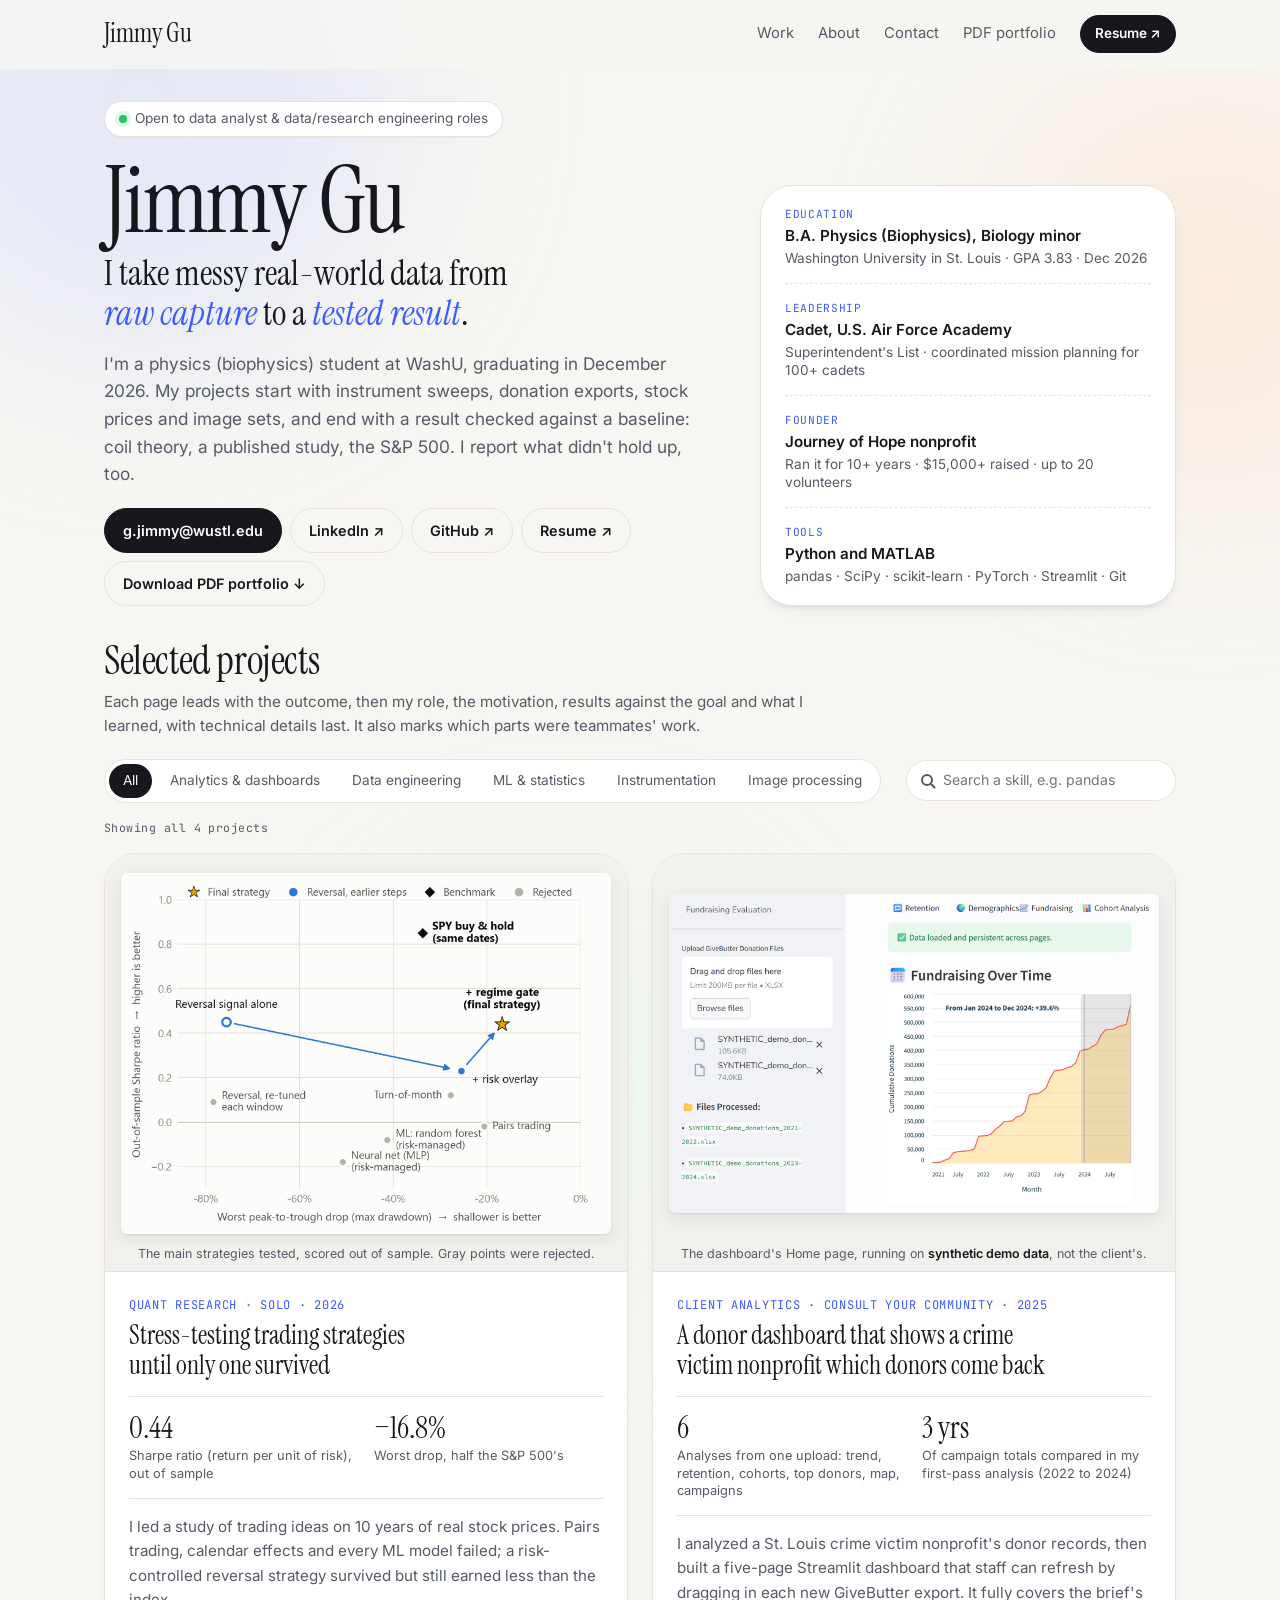
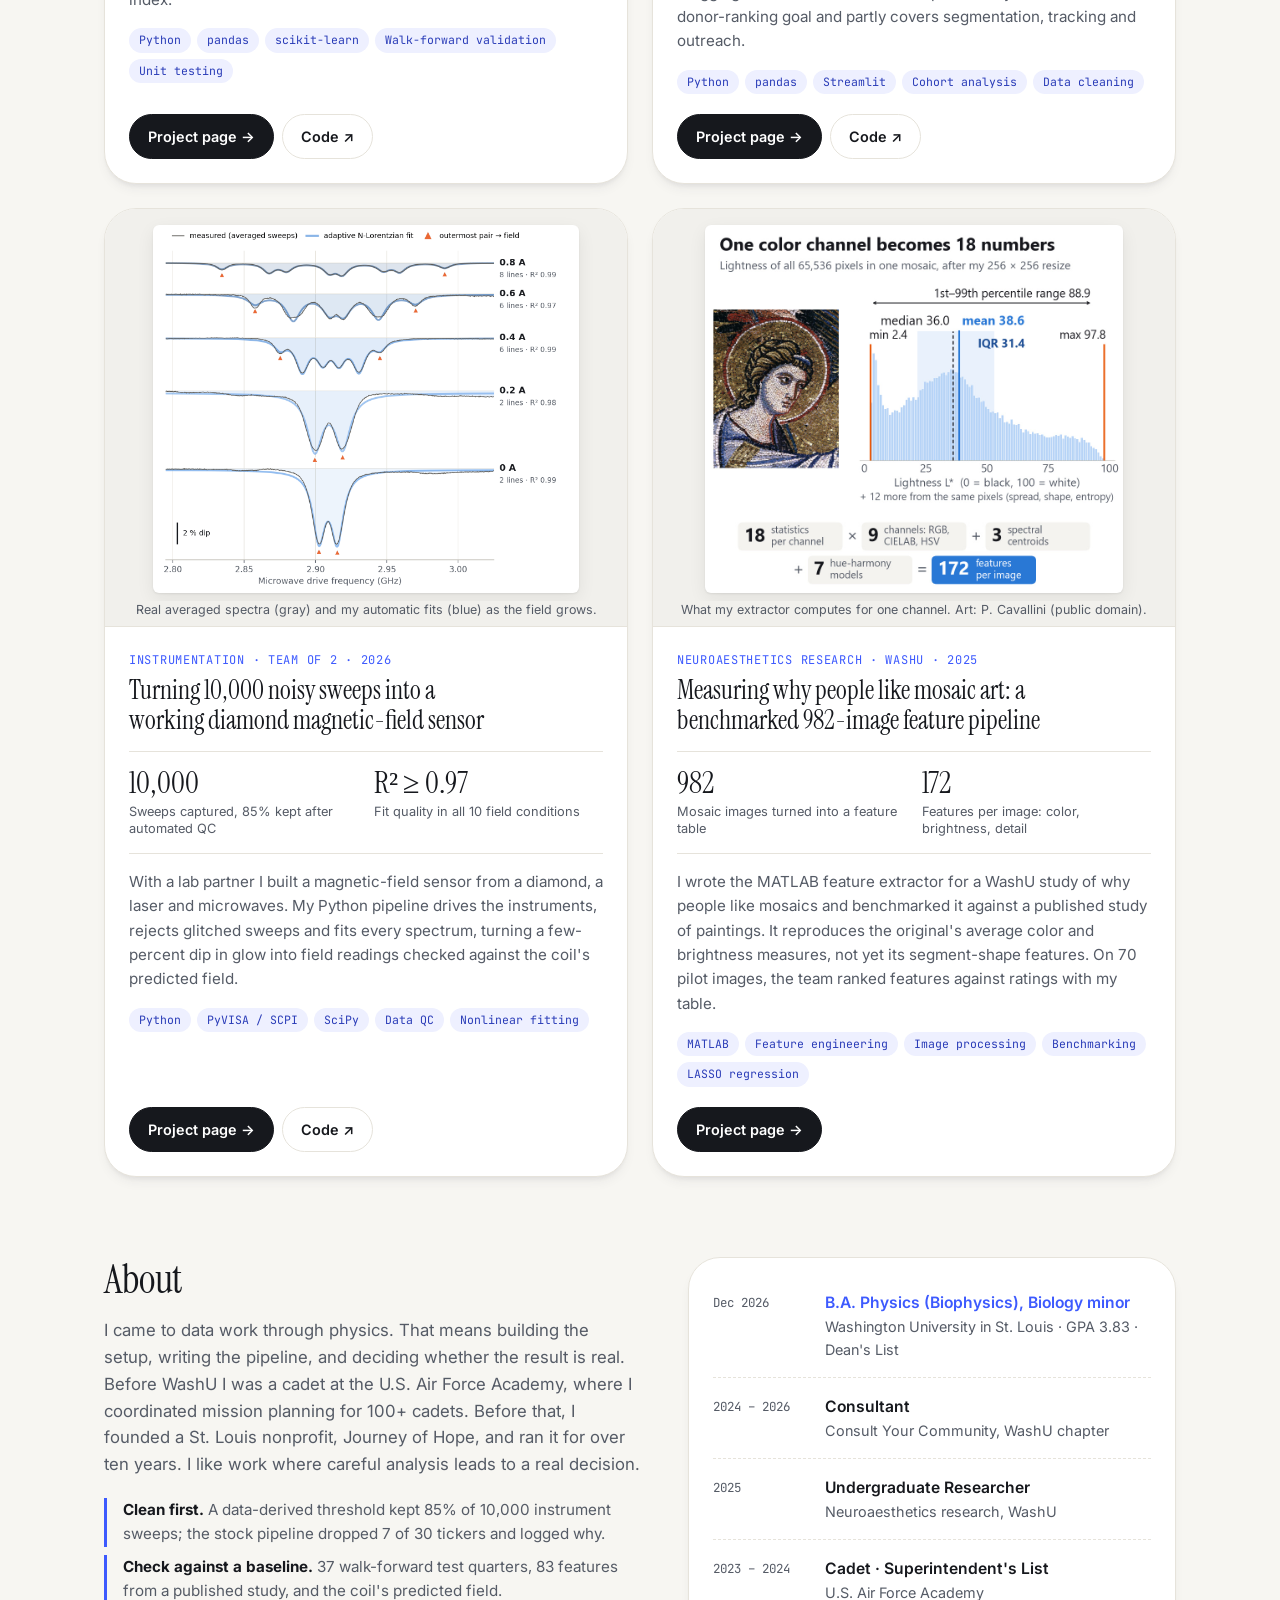
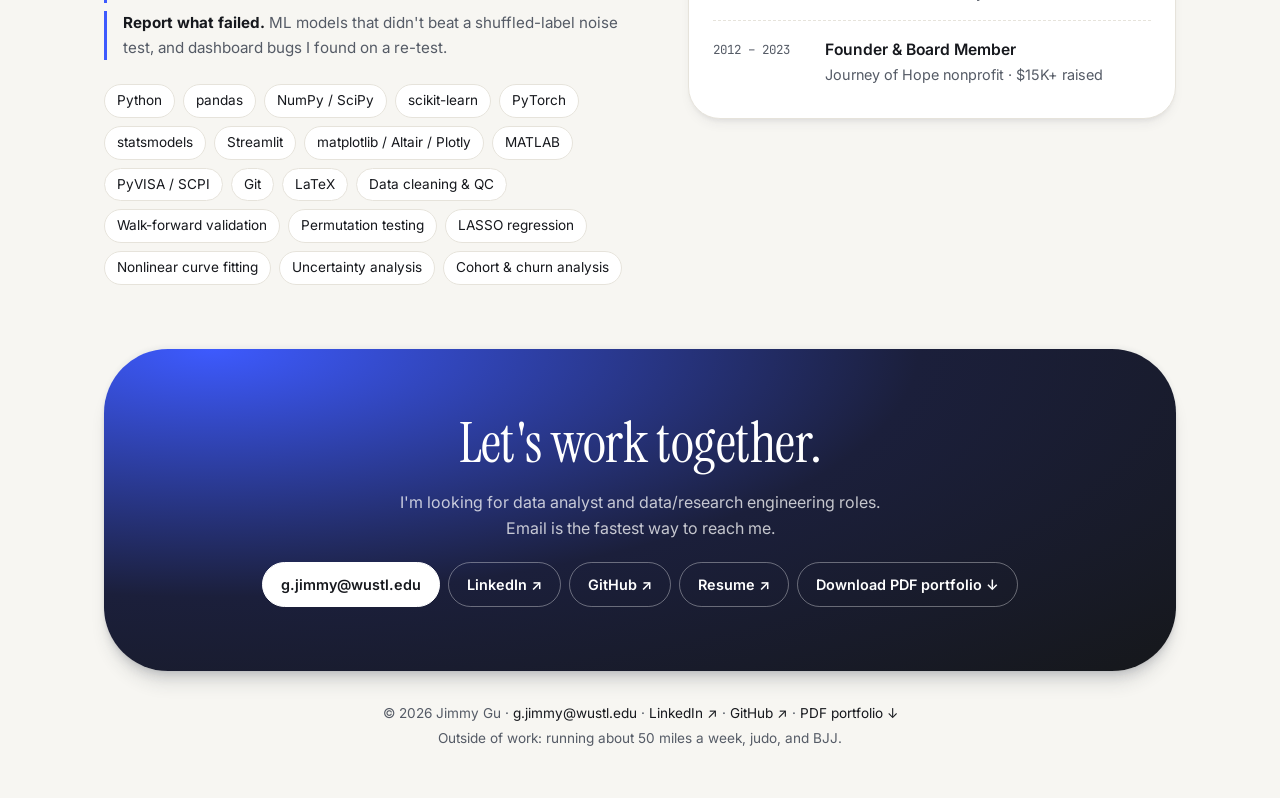
<file: index.html>
<!DOCTYPE html>
<html lang="en">
<head>
  <meta charset="UTF-8" />
  <meta name="viewport" content="width=device-width, initial-scale=1.0" />
  <title>Jimmy Gu | Data Analyst &amp; Data/Research Engineering Portfolio</title>
  <meta name="description" content="Portfolio of Jimmy Gu, WashU physics (biophysics) student graduating December 2026: data pipelines, statistical validation, and a nonprofit donor dashboard. Open to data analyst and data/research engineering roles." />
  <link rel="canonical" href="https://ygu60.github.io/" />
  <link rel="icon" href="favicon.ico" sizes="32x32" />
  <link rel="icon" href="favicon.svg" type="image/svg+xml" />
  <meta property="og:type" content="website" />
  <meta property="og:site_name" content="Jimmy Gu" />
  <meta property="og:title" content="Jimmy Gu | Data Analyst &amp; Data/Research Engineering Portfolio" />
  <meta property="og:description" content="WashU physics (biophysics) student, graduating December 2026. Four projects that take messy real-world data from raw capture to a tested result: data pipelines, statistical validation, and a nonprofit donor dashboard." />
  <meta property="og:url" content="https://ygu60.github.io/" />
  <meta property="og:image" content="https://ygu60.github.io/assets/img/og-cover.png" />
  <meta property="og:image:width" content="1200" />
  <meta property="og:image:height" content="630" />
  <meta property="og:image:alt" content="Jimmy Gu, data analyst and data/research engineering portfolio, with charts from four projects." />
  <meta name="twitter:card" content="summary_large_image" />
  <link rel="preconnect" href="https://fonts.googleapis.com" />
  <link rel="preconnect" href="https://fonts.gstatic.com" crossorigin />
  <link href="https://fonts.googleapis.com/css2?family=Inter:wght@400;500;600;700&family=Instrument+Serif:ital@0;1&family=JetBrains+Mono:wght@400;500&display=swap" rel="stylesheet" />
  <link rel="stylesheet" href="assets/css/open-props.min.css" />
  <link rel="stylesheet" href="styles.css" />
</head>
<body class="home">
  <div class="bg-blobs" aria-hidden="true"><span></span><span></span><span></span></div>

  <header class="nav">
    <div class="wrap nav-inner">
      <a href="#top" class="logo">Jimmy Gu</a>
      <nav>
        <a href="#work">Work</a>
        <a href="#about">About</a>
        <a href="#contact">Contact</a>
        <a href="assets/Jimmy_Gu_Portfolio.pdf" download>PDF portfolio</a>
        <a href="assets/Jimmy_Gu_Resume.pdf" class="btn btn-sm" target="_blank" rel="noopener">Resume ↗</a>
      </nav>
    </div>
  </header>

  <main id="top">
    <!-- COVER: name, target roles, contact, short narrative. Kept compact so the projects sit near the top. -->
    <section class="cover wrap">
      <div class="cover-main">
        <p class="pill"><span class="dot"></span> Open to data analyst &amp; data/research engineering roles</p>
        <h1 class="name">Jimmy Gu</h1>
        <p class="tagline">I take messy real-world data from <em>raw capture</em> to a <em>tested result</em>.</p>
        <p class="lead">
          I'm a physics (biophysics) student at WashU, graduating in December 2026. My projects start with instrument sweeps,
          donation exports, stock prices and image sets, and end with a result checked against a baseline: coil theory, a published study,
          the S&amp;P&nbsp;500. I report what didn't hold up, too.
        </p>
        <div class="actions cover-actions">
          <a href="mailto:g.jimmy@wustl.edu" class="btn">g.jimmy@wustl.edu</a>
          <a href="https://www.linkedin.com/in/jimmy-yufan-gu" class="btn btn-ghost" target="_blank" rel="noopener">LinkedIn ↗</a>
          <a href="https://github.com/ygu60" class="btn btn-ghost" target="_blank" rel="noopener">GitHub ↗</a>
          <a href="assets/Jimmy_Gu_Resume.pdf" class="btn btn-ghost" target="_blank" rel="noopener">Resume ↗</a>
          <a href="assets/Jimmy_Gu_Portfolio.pdf" class="btn btn-ghost" download>Download PDF portfolio ↓</a>
        </div>
        <p class="print-only print-contact">g.jimmy@wustl.edu · linkedin.com/in/jimmy-yufan-gu · github.com/ygu60 · ygu60.github.io</p>
      </div>

      <dl class="glance" aria-label="At a glance">
        <div><dt>Education</dt><dd>B.A. Physics (Biophysics), Biology minor<span>Washington University in St. Louis · GPA 3.83 · Dec 2026</span></dd></div>
        <div><dt>Leadership</dt><dd>Cadet, U.S. Air Force Academy<span>Superintendent's List · coordinated mission planning for 100+ cadets</span></dd></div>
        <div><dt>Founder</dt><dd>Journey of Hope nonprofit<span>Ran it for 10+ years · $15,000+ raised · up to 20 volunteers</span></dd></div>
        <div><dt>Tools</dt><dd>Python and MATLAB<span>pandas · SciPy · scikit-learn · PyTorch · Streamlit · Git</span></dd></div>
      </dl>
    </section>

    <!-- PROJECTS: each card links to its full project page (projects/<slug>.html) -->
    <section id="work" class="wrap">
      <div class="work-head">
        <div>
          <h2>Selected projects</h2>
          <p class="work-sub">Each page leads with the outcome, then my role, the motivation, results against the goal and what I learned, with technical details last. It also marks which parts were teammates' work.</p>
        </div>
      </div>

      <div class="work-tools">
        <div class="filters" role="group" aria-label="Filter projects by topic">
          <button type="button" class="chip active" data-filter="all" aria-pressed="true">All</button>
          <button type="button" class="chip" data-filter="analytics" aria-pressed="false">Analytics &amp; dashboards</button>
          <button type="button" class="chip" data-filter="engineering" aria-pressed="false">Data engineering</button>
          <button type="button" class="chip" data-filter="stats" aria-pressed="false">ML &amp; statistics</button>
          <button type="button" class="chip" data-filter="instrumentation" aria-pressed="false">Instrumentation</button>
          <button type="button" class="chip" data-filter="imaging" aria-pressed="false">Image processing</button>
        </div>
        <label class="search">
          <span class="visually-hidden">Search projects by skill</span>
          <input type="search" id="skill-q" list="skill-list" placeholder="Search a skill, e.g. pandas" autocomplete="off" />
        </label>
        <datalist id="skill-list">
          <option value="Python"></option><option value="pandas"></option><option value="NumPy"></option><option value="SciPy"></option>
          <option value="scikit-learn"></option><option value="PyTorch"></option><option value="statsmodels"></option><option value="matplotlib"></option>
          <option value="Streamlit"></option><option value="Altair"></option><option value="Plotly"></option><option value="MATLAB"></option>
          <option value="PyVISA"></option><option value="Git"></option><option value="LaTeX"></option><option value="Data cleaning"></option>
          <option value="Unit testing"></option><option value="Walk-forward validation"></option><option value="Permutation testing"></option>
          <option value="Time series"></option><option value="Cohort analysis"></option><option value="Churn analysis"></option>
          <option value="Geocoding"></option><option value="Dashboard design"></option><option value="Signal processing"></option>
          <option value="Nonlinear fitting"></option><option value="Uncertainty analysis"></option><option value="Feature engineering"></option>
          <option value="Image processing"></option><option value="LASSO regression"></option><option value="Correlation analysis"></option>
          <option value="Segmentation"></option><option value="FFT"></option>
        </datalist>
      </div>
      <p class="work-status" id="work-status" aria-live="polite">Showing all 4 projects</p>

      <div class="grid">
        <!-- 1. Quant -->
        <article class="card" data-cats="analytics engineering stats"
          data-skills="Python, pandas, NumPy, scikit-learn, PyTorch, statsmodels, SciPy, matplotlib, Git, Walk-forward validation, Permutation testing, Unit testing, Data cleaning, Time series, Backtesting, Machine learning, Finance, AI-assisted development">
          <figure class="card-media">
            <div class="card-img">
              <img src="assets/img/quant-alpha/risk-return-map.png" width="1600" height="1178"
                alt="Scatter chart of the main strategies tested, out-of-sample Sharpe ratio against worst drawdown. An arrow path runs from the raw reversal signal to a risk-managed version to the final strategy (Sharpe 0.44, worst drop 16.8%), marked with a star. SPY buy-and-hold sits higher at 0.85 with a 33.7% drop; rejected strategies sit near or below zero." />
            </div>
            <figcaption>The main strategies tested, scored out of sample. Gray points were rejected.</figcaption>
          </figure>
          <div class="card-body">
            <p class="kicker">Quant research · Solo · 2026</p>
            <h3><a class="card-link" href="projects/quant-alpha.html">Stress-testing trading strategies until only one survived</a></h3>
            <dl class="card-stats">
              <div><dt>0.44</dt><dd>Sharpe ratio (return per unit of risk), out of sample</dd></div>
              <div><dt>−16.8%</dt><dd>Worst drop, half the S&amp;P&nbsp;500's</dd></div>
            </dl>
            <p class="card-outcome">I led a study of trading ideas on 10 years of real stock prices. Pairs trading, calendar effects and every ML model failed; a risk-controlled reversal strategy survived but still earned less than the index.</p>
            <ul class="tags"><li>Python</li><li>pandas</li><li>scikit-learn</li><li>Walk-forward validation</li><li>Unit testing</li></ul>
            <div class="actions">
              <span class="btn" aria-hidden="true">Project page →</span>
              <a class="btn btn-ghost" href="https://github.com/ygu60/quant-alpha-research" target="_blank" rel="noopener">Code ↗</a>
            </div>
            <p class="print-only card-url">ygu60.github.io/projects/quant-alpha.html</p>
          </div>
        </article>

        <!-- 2. Donor dashboard -->
        <article class="card" data-cats="analytics engineering"
          data-skills="Python, pandas, matplotlib, seaborn, Streamlit, Altair, Plotly, pgeocode, openpyxl, Data cleaning, Cohort analysis, Churn analysis, Retention analysis, Pareto analysis, Geocoding, Dashboard design, Data visualization, Client work, Nonprofit">
          <figure class="card-media">
            <div class="card-img">
              <img src="assets/img/donor-dashboard/home-upload.png" width="1600" height="1040"
                alt="Home page of the donor dashboard running on synthetic demo data: a GiveButter file uploader holding two files named SYNTHETIC_demo_donations, links to the analysis pages, and a cumulative fundraising-over-time chart with a selected 2024 range labeled +39.6%." />
            </div>
            <figcaption>The dashboard's Home page, running on <b>synthetic demo data</b>, not the client's.</figcaption>
          </figure>
          <div class="card-body">
            <p class="kicker">Client analytics · Consult Your Community · 2025</p>
            <h3><a class="card-link" href="projects/donor-dashboard.html">A donor dashboard that shows a crime victim nonprofit which donors come back</a></h3>
            <dl class="card-stats">
              <div><dt>6</dt><dd>Analyses from one upload: trend, retention, cohorts, top donors, map, campaigns</dd></div>
              <div><dt>3 yrs</dt><dd>Of campaign totals compared in my first-pass analysis (2022 to 2024)</dd></div>
            </dl>
            <p class="card-outcome">I analyzed a St. Louis crime victim nonprofit's donor records, then built a five-page Streamlit dashboard that staff can refresh by dragging in each new GiveButter export. It fully covers the brief's donor-ranking goal and partly covers segmentation, tracking and outreach.</p>
            <ul class="tags"><li>Python</li><li>pandas</li><li>Streamlit</li><li>Cohort analysis</li><li>Data cleaning</li></ul>
            <div class="actions">
              <span class="btn" aria-hidden="true">Project page →</span>
              <a class="btn btn-ghost" href="https://github.com/ygu60/CYC2025SP" target="_blank" rel="noopener">Code ↗</a>
            </div>
            <p class="print-only card-url">ygu60.github.io/projects/donor-dashboard.html</p>
          </div>
        </article>

        <!-- 3. ODMR -->
        <article class="card" data-cats="engineering stats instrumentation"
          data-skills="Python, PyVISA, SCPI, Instrument automation, NumPy, SciPy, matplotlib, Signal processing, Data QC, Data cleaning, Nonlinear fitting, Curve fitting, Uncertainty analysis, Git, LaTeX, Physics, AI-assisted development">
          <figure class="card-media">
            <div class="card-img">
              <img src="assets/img/odmr-pipeline/hero-fits.png" width="1440" height="1240"
                alt="Stacked resonance spectra at 0, 0.2, 0.4, 0.6 and 0.8 amps of coil current: a double dip at zero field splits into 6 and then 8 shallower lines, and the fitted curve tracks the measured data in every row, with R squared from 0.97 to 0.99." />
            </div>
            <figcaption>Real averaged spectra (gray) and my automatic fits (blue) as the field grows.</figcaption>
          </figure>
          <div class="card-body">
            <p class="kicker">Instrumentation · Team of 2 · 2026</p>
            <h3><a class="card-link" href="projects/odmr-pipeline.html">Turning 10,000 noisy sweeps into a working diamond magnetic-field sensor</a></h3>
            <dl class="card-stats">
              <div><dt>10,000</dt><dd>Sweeps captured, 85% kept after automated QC</dd></div>
              <div><dt>R² ≥ 0.97</dt><dd>Fit quality in all 10 field conditions</dd></div>
            </dl>
            <p class="card-outcome">With a lab partner I built a magnetic-field sensor from a diamond, a laser and microwaves. My Python pipeline drives the instruments, rejects glitched sweeps and fits every spectrum, turning a few-percent dip in glow into field readings checked against the coil's predicted field.</p>
            <ul class="tags"><li>Python</li><li>PyVISA / SCPI</li><li>SciPy</li><li>Data QC</li><li>Nonlinear fitting</li></ul>
            <div class="actions">
              <span class="btn" aria-hidden="true">Project page →</span>
              <a class="btn btn-ghost" href="https://github.com/ygu60/ODMR-Phys322-Sweep-Control" target="_blank" rel="noopener">Code ↗</a>
            </div>
            <p class="print-only card-url">ygu60.github.io/projects/odmr-pipeline.html</p>
          </div>
        </article>

        <!-- 4. Mosaic aesthetics -->
        <article class="card" data-cats="stats imaging"
          data-skills="MATLAB, C++ MEX, Image processing, Computer vision, Feature engineering, Data validation, Benchmarking, Correlation analysis, LASSO regression, Regression, Segmentation, Graph cuts, SAM2, FFT, Spectral analysis, Reproducibility, Research">
          <figure class="card-media">
            <div class="card-img">
              <img src="assets/img/mosaic-aesthetics/feature-anatomy.jpg" width="1000" height="880"
                alt="A medieval mosaic of an angel's head by Pietro Cavallini beside a histogram of its pixel lightness, with six statistics marked (min, median, mean, IQR, max, percentile range) and a summary: 18 statistics times 9 channels, plus 3 spectral centroids, plus 7 hue-harmony models, equals 172 features per image." />
            </div>
            <figcaption>What my extractor computes for one channel. Art: P. Cavallini (public domain).</figcaption>
          </figure>
          <div class="card-body">
            <p class="kicker">Neuroaesthetics research · WashU · 2025</p>
            <h3><a class="card-link" href="projects/mosaic-aesthetics.html">Measuring why people like mosaic art: a benchmarked 982-image feature pipeline</a></h3>
            <dl class="card-stats">
              <div><dt>982</dt><dd>Mosaic images turned into a feature table</dd></div>
              <div><dt>172</dt><dd>Features per image: color, brightness, detail</dd></div>
            </dl>
            <p class="card-outcome">I wrote the MATLAB feature extractor for a WashU study of why people like mosaics and benchmarked it against a published study of paintings. It reproduces the original's average color and brightness measures, not yet its segment-shape features. On 70 pilot images, the team ranked features against ratings with my table.</p>
            <ul class="tags"><li>MATLAB</li><li>Feature engineering</li><li>Image processing</li><li>Benchmarking</li><li>LASSO regression</li></ul>
            <div class="actions">
              <span class="btn" aria-hidden="true">Project page →</span>
            </div>
            <p class="print-only card-url">ygu60.github.io/projects/mosaic-aesthetics.html</p>
          </div>
        </article>
      </div>

      <div class="work-empty" id="work-empty" hidden>
        <p>No project matches that yet. Try Python, pandas, SciPy or MATLAB.</p>
        <button type="button" class="btn btn-ghost btn-sm" id="work-reset">Show all projects</button>
      </div>
    </section>

    <!-- ABOUT -->
    <section id="about" class="wrap about">
      <div class="about-text">
        <h2>About</h2>
        <p>
          I came to data work through physics. That means building the setup, writing the pipeline, and deciding whether the result is real.
          Before WashU I was a cadet at the U.S. Air Force Academy, where I coordinated mission planning for 100+ cadets.
          Before that, I founded a St. Louis nonprofit, Journey of Hope, and ran it for over ten years.
          I like work where careful analysis leads to a real decision.
        </p>
        <ul class="habits">
          <li><strong>Clean first.</strong> A data-derived threshold kept 85% of 10,000 instrument sweeps; the stock pipeline dropped 7 of 30 tickers and logged why.</li>
          <li><strong>Check against a baseline.</strong> 37 walk-forward test quarters, 83 features from a published study, and the coil's predicted field.</li>
          <li><strong>Report what failed.</strong> ML models that didn't beat a shuffled-label noise test, and dashboard bugs I found on a re-test.</li>
        </ul>
        <div class="skills">
          <span>Python</span><span>pandas</span><span>NumPy / SciPy</span><span>scikit-learn</span><span>PyTorch</span><span>statsmodels</span>
          <span>Streamlit</span><span>matplotlib / Altair / Plotly</span><span>MATLAB</span><span>PyVISA / SCPI</span><span>Git</span><span>LaTeX</span>
          <span>Data cleaning &amp; QC</span><span>Walk-forward validation</span><span>Permutation testing</span><span>LASSO regression</span>
          <span>Nonlinear curve fitting</span><span>Uncertainty analysis</span><span>Cohort &amp; churn analysis</span>
        </div>
      </div>

      <ol class="timeline">
        <li class="edu"><span class="t-date">Dec 2026</span><div><h4>B.A. Physics (Biophysics), Biology minor</h4><p>Washington University in St. Louis · GPA 3.83 · Dean's List</p></div></li>
        <li><span class="t-date">2024 – 2026</span><div><h4>Consultant</h4><p>Consult Your Community, WashU chapter</p></div></li>
        <li><span class="t-date">2025</span><div><h4>Undergraduate Researcher</h4><p>Neuroaesthetics research, WashU</p></div></li>
        <li><span class="t-date">2023 – 2024</span><div><h4>Cadet · Superintendent's List</h4><p>U.S. Air Force Academy</p></div></li>
        <li><span class="t-date">2012 – 2023</span><div><h4>Founder &amp; Board Member</h4><p>Journey of Hope nonprofit · $15K+ raised</p></div></li>
      </ol>
    </section>

    <!-- CONTACT -->
    <section id="contact" class="wrap">
      <div class="contact-card">
        <h2>Let's work together.</h2>
        <p>I'm looking for data analyst and data/research engineering roles. Email is the fastest way to reach me.</p>
        <div class="actions center">
          <a href="mailto:g.jimmy@wustl.edu" class="btn btn-light">g.jimmy@wustl.edu</a>
          <a href="https://www.linkedin.com/in/jimmy-yufan-gu" class="btn btn-outline-light" target="_blank" rel="noopener">LinkedIn ↗</a>
          <a href="https://github.com/ygu60" class="btn btn-outline-light" target="_blank" rel="noopener">GitHub ↗</a>
          <a href="assets/Jimmy_Gu_Resume.pdf" class="btn btn-outline-light" target="_blank" rel="noopener">Resume ↗</a>
          <a href="assets/Jimmy_Gu_Portfolio.pdf" class="btn btn-outline-light" download>Download PDF portfolio ↓</a>
        </div>
      </div>
    </section>
  </main>

  <footer class="wrap footer">
    <p>© 2026 Jimmy Gu · <a href="mailto:g.jimmy@wustl.edu">g.jimmy@wustl.edu</a> · <a href="https://www.linkedin.com/in/jimmy-yufan-gu" target="_blank" rel="noopener">LinkedIn ↗</a> · <a href="https://github.com/ygu60" target="_blank" rel="noopener">GitHub ↗</a> · <a href="assets/Jimmy_Gu_Portfolio.pdf" download>PDF portfolio ↓</a></p>
    <p>Outside of work: running about 50 miles a week, judo, and BJJ.</p>
  </footer>

  <script>
    // Project filters: a topic chip AND an optional skill search. A card shows when it matches both.
    // The state is kept in the URL (?topic=...&skill=...), so a filtered view can be shared as a link;
    // project-page skill tags link here the same way.
    (() => {
      const chips = [...document.querySelectorAll('#work .chip')];
      const cards = [...document.querySelectorAll('#work .card')];
      const q = document.getElementById('skill-q');
      const status = document.getElementById('work-status');
      const empty = document.getElementById('work-empty');
      const topics = chips.map(c => c.dataset.filter);
      let topic = 'all';

      // Search only a card's skill list and its visible text, not the hidden print-only URL line
      // (every card has "ygu60.github.io/...", which would make terms like "git" match everything).
      const haystack = new Map(cards.map(card => [card, (card.dataset.skills + ' ' +
        [...card.querySelectorAll('.kicker, h3, .card-outcome, .tags')].map(e => e.textContent).join(' ')).toLowerCase()]));

      const syncUrl = () => {
        const p = new URLSearchParams();
        if (topic !== 'all') p.set('topic', topic);
        if (q.value.trim()) p.set('skill', q.value.trim());
        const qs = p.toString();
        try { history.replaceState(null, '', location.pathname + (qs ? '?' + qs : '') + location.hash); } catch (e) { /* file:// */ }
      };

      const apply = () => {
        const term = q.value.trim().toLowerCase();
        let shown = 0;
        cards.forEach(card => {
          const inTopic = topic === 'all' || card.dataset.cats.split(' ').includes(topic);
          const show = inTopic && (term === '' || haystack.get(card).includes(term));
          card.hidden = !show;
          if (show) shown++;
        });
        status.textContent = shown === cards.length ? `Showing all ${shown} projects`
          : `Showing ${shown} of ${cards.length} projects`;
        empty.hidden = shown > 0;
        syncUrl();
      };

      const setTopic = t => {
        topic = t;
        chips.forEach(c => {
          const on = c.dataset.filter === t;
          c.classList.toggle('active', on);
          c.setAttribute('aria-pressed', String(on));
        });
        apply();
      };

      chips.forEach(chip => chip.addEventListener('click', () => setTopic(chip.dataset.filter)));
      q.addEventListener('input', apply);
      document.getElementById('work-reset').addEventListener('click', () => { q.value = ''; setTopic('all'); });

      const params = new URLSearchParams(location.search);
      const t0 = params.get('topic');
      const s0 = params.get('skill') || params.get('q');
      if (s0) q.value = s0;
      setTopic(t0 && topics.includes(t0) ? t0 : 'all');
    })();
  </script>
</body>
</html>
</file>
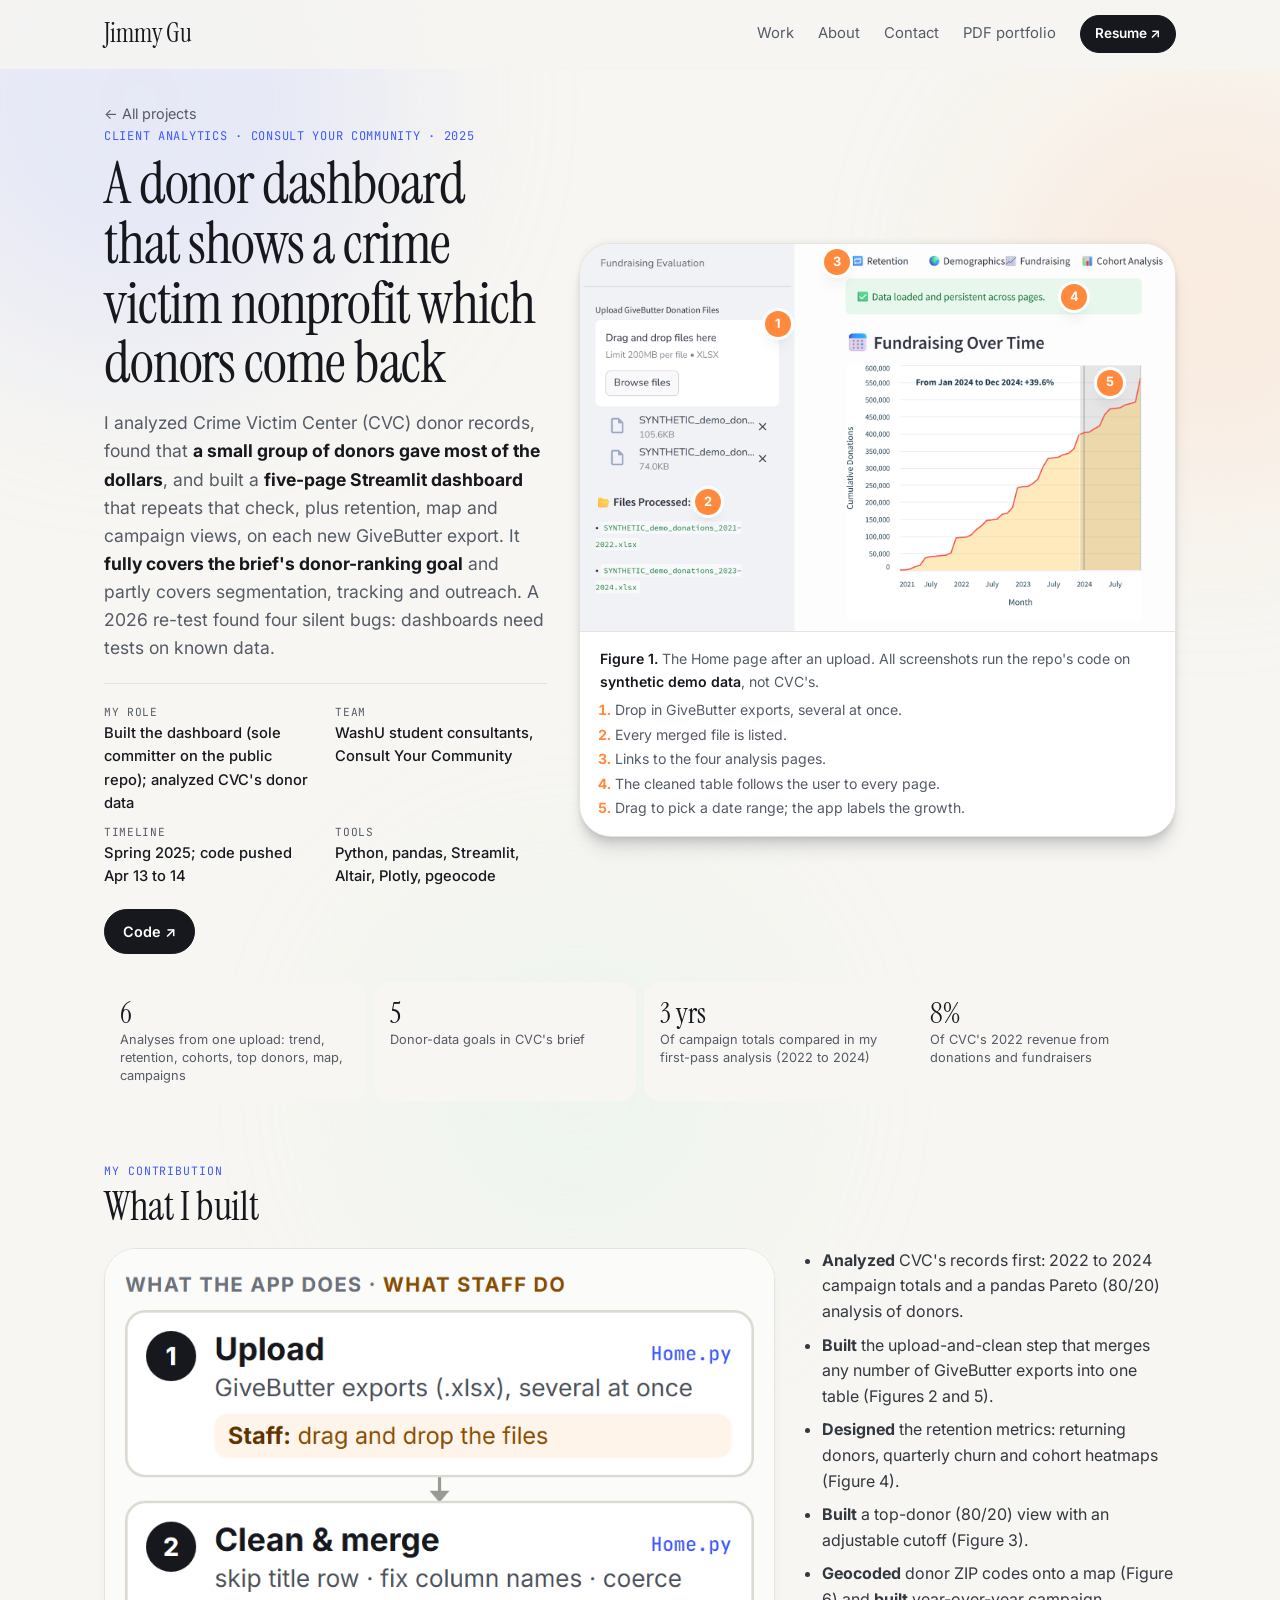
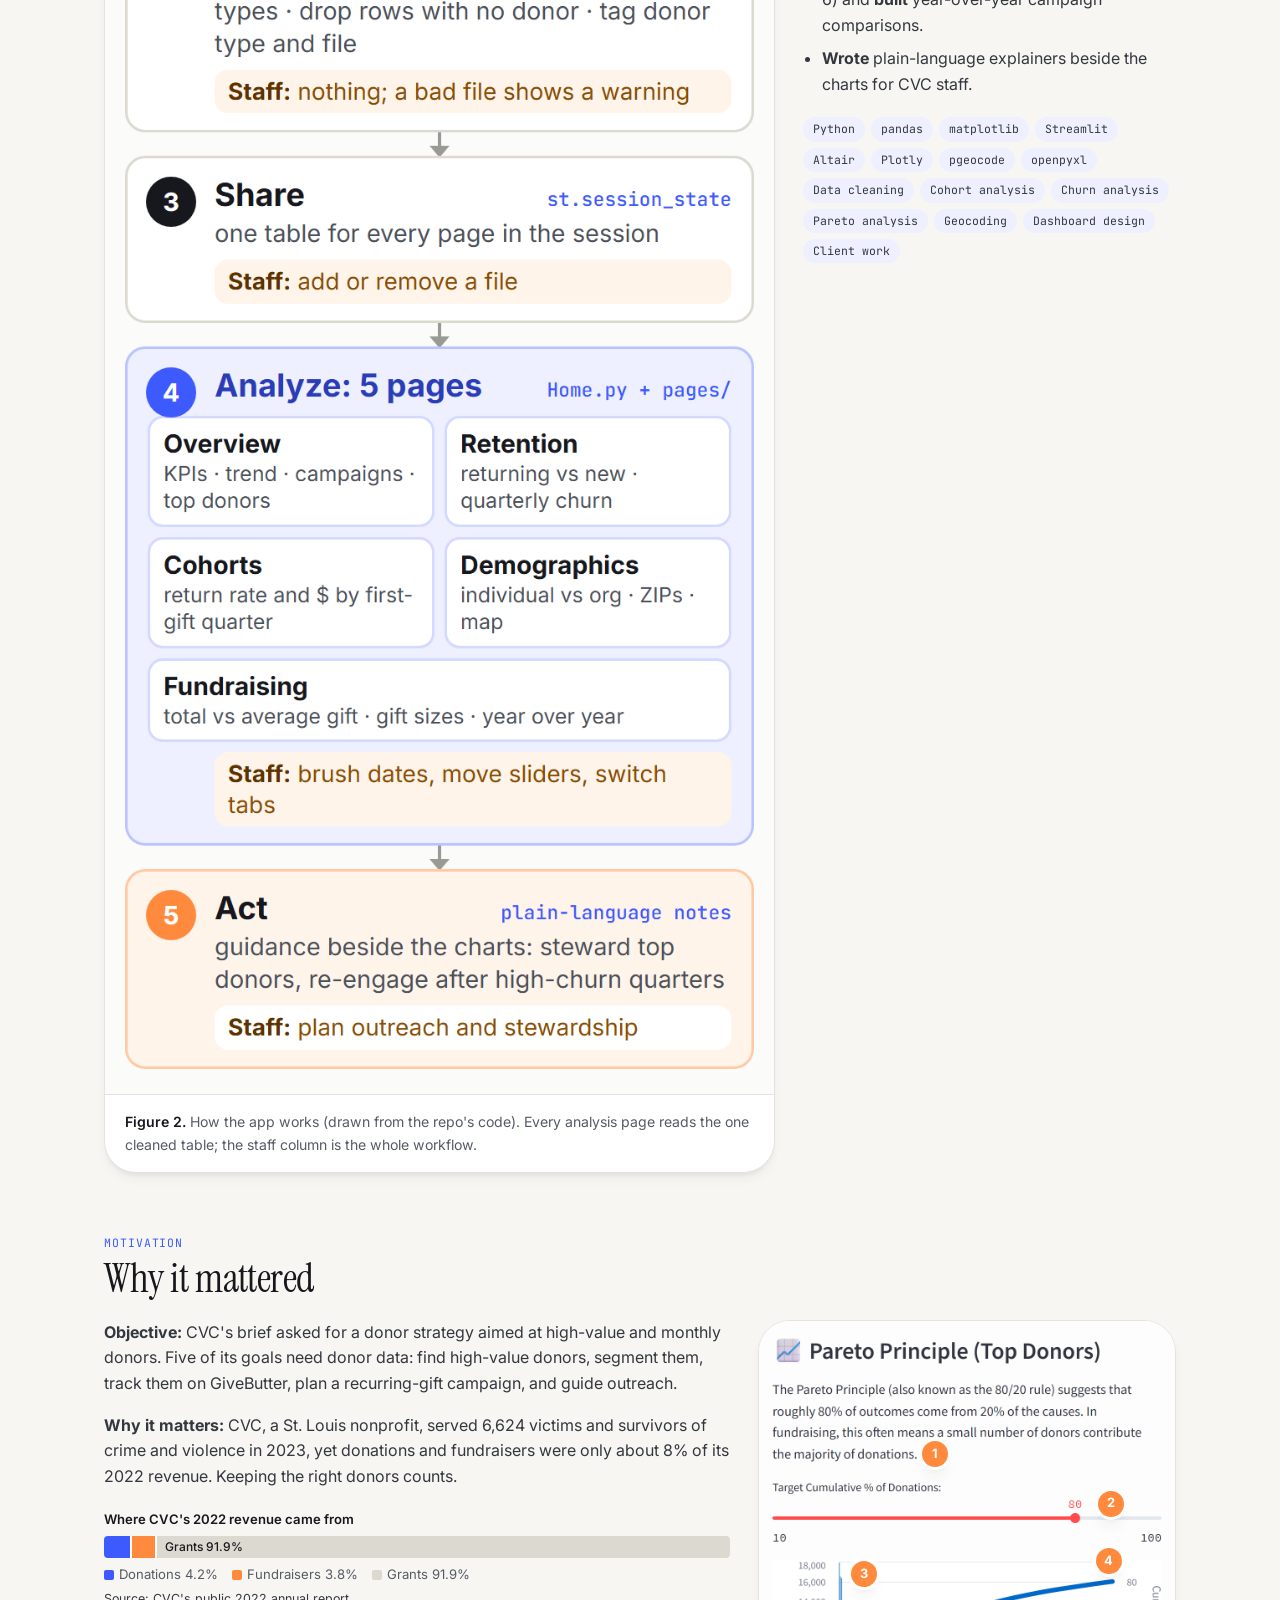
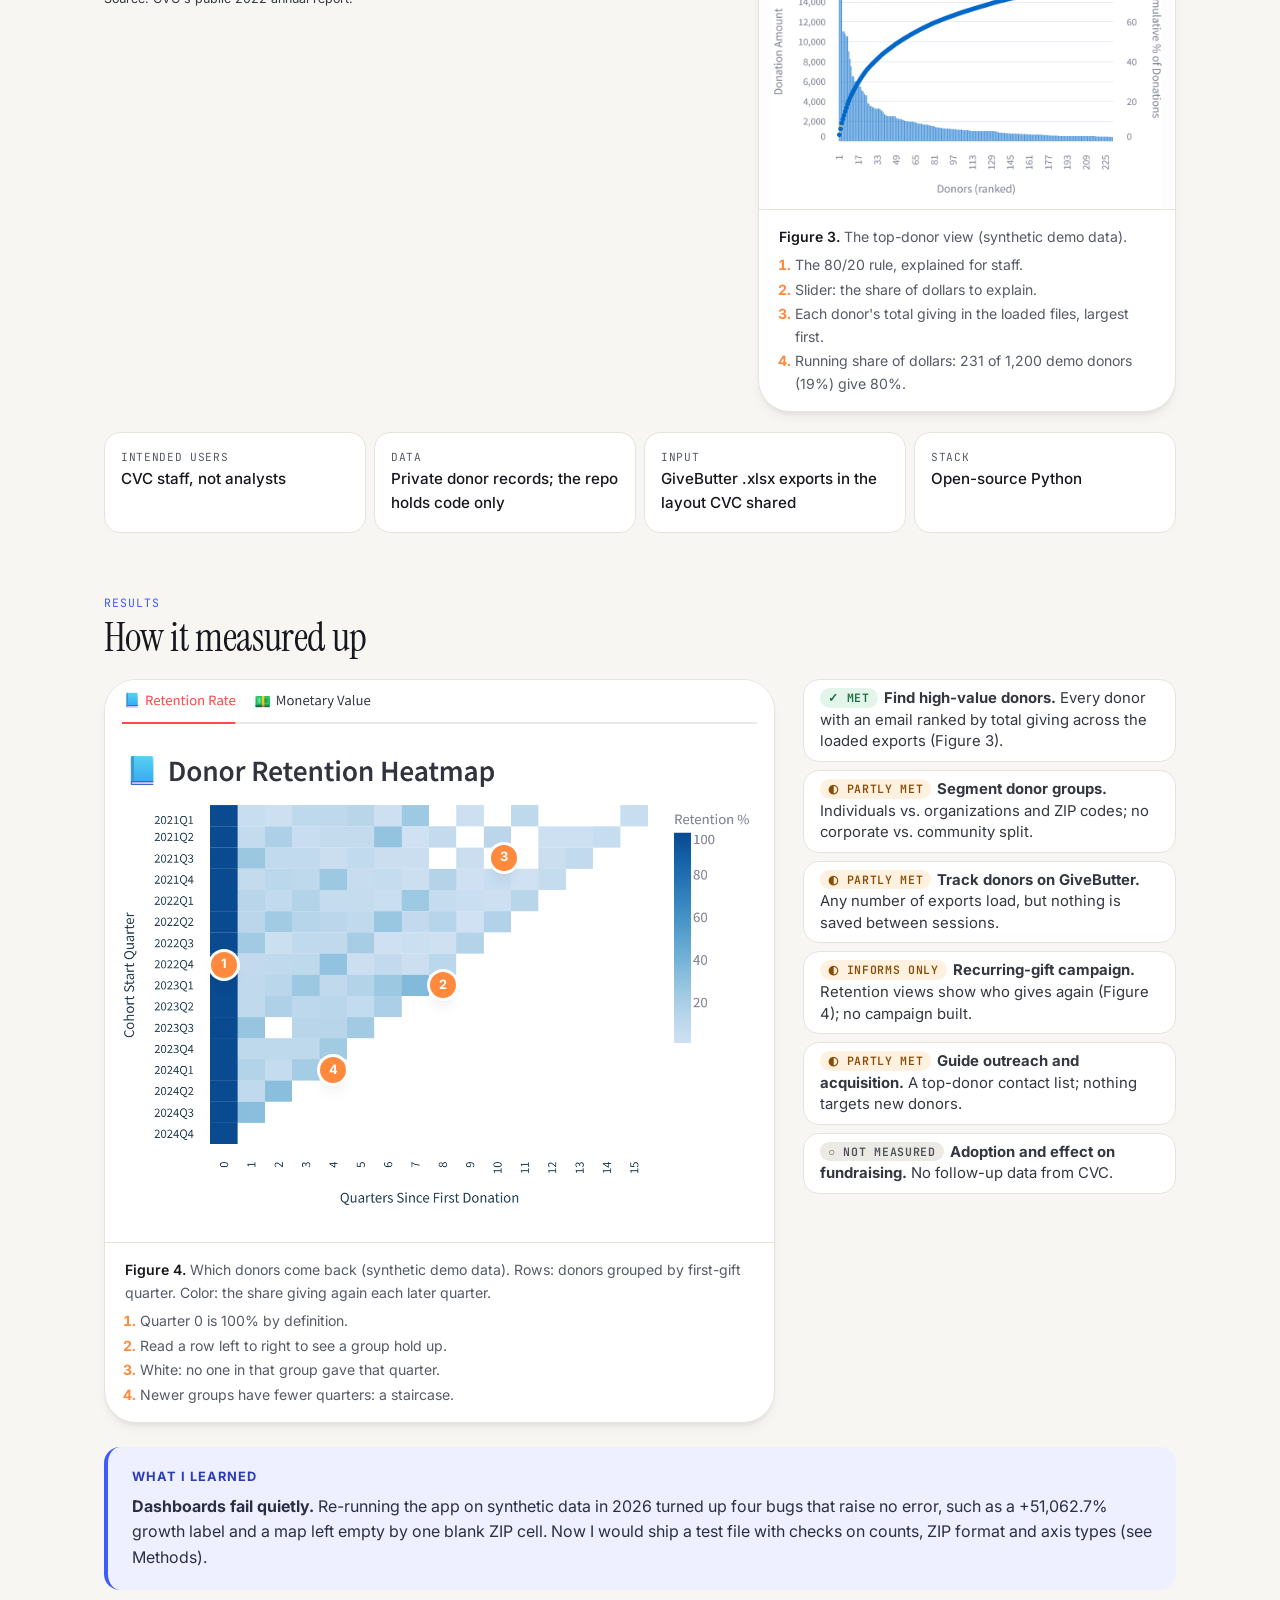
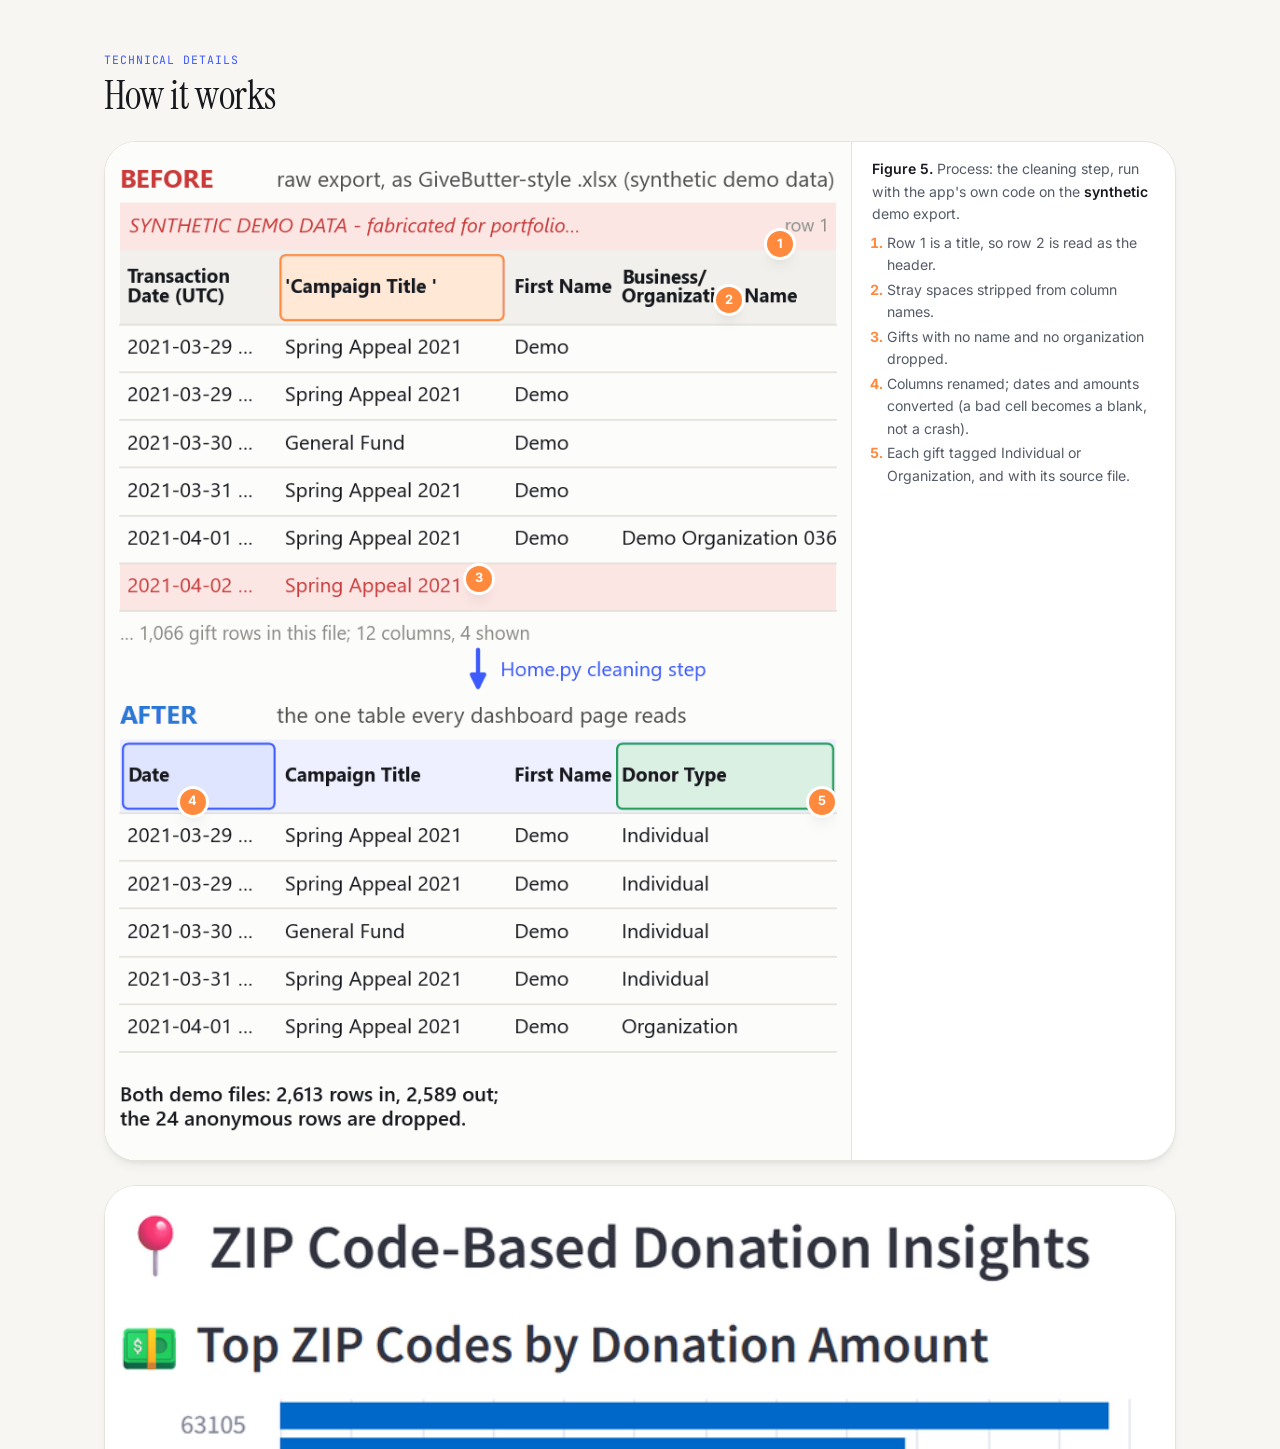
<file: projects/donor-dashboard.html>
<!DOCTYPE html>
<html lang="en">
<head>
  <meta charset="UTF-8" />
  <meta name="viewport" content="width=device-width, initial-scale=1.0" />
  <title>A Donor Dashboard That Shows a Crime Victim Nonprofit Which Donors Come Back | Jimmy Gu</title>
  <meta name="description" content="A five-page Streamlit dashboard that turns a St. Louis crime victim nonprofit's GiveButter donation exports into fundraising-trend, retention, cohort, top-donor, geographic and campaign views, built on my first-pass analysis of its donor records." />
  <link rel="canonical" href="https://ygu60.github.io/projects/donor-dashboard.html" />
  <link rel="icon" href="../favicon.ico" sizes="32x32" />
  <link rel="icon" href="../favicon.svg" type="image/svg+xml" />
  <meta property="og:type" content="article" />
  <meta property="og:site_name" content="Jimmy Gu" />
  <meta property="og:title" content="A donor dashboard that shows a crime victim nonprofit which donors come back | Jimmy Gu" />
  <meta property="og:description" content="A five-page Streamlit dashboard that turns GiveButter donation exports into fundraising-trend, retention, cohort, top-donor, map and campaign views for a St. Louis nonprofit. Screenshots use synthetic demo data." />
  <meta property="og:url" content="https://ygu60.github.io/projects/donor-dashboard.html" />
  <meta property="og:image" content="https://ygu60.github.io/assets/img/donor-dashboard/home-upload.png" />
  <meta property="og:image:alt" content="Home page of the donor dashboard running on synthetic demo data, with a file uploader and a cumulative fundraising chart." />
  <meta name="twitter:card" content="summary_large_image" />
  <link rel="preconnect" href="https://fonts.googleapis.com" />
  <link rel="preconnect" href="https://fonts.gstatic.com" crossorigin />
  <link href="https://fonts.googleapis.com/css2?family=Inter:wght@400;500;600;700&family=Instrument+Serif:ital@0;1&family=JetBrains+Mono:wght@400;500&display=swap" rel="stylesheet" />
  <link rel="stylesheet" href="../assets/css/open-props.min.css" />
  <link rel="stylesheet" href="../styles.css" />
  <style>
    .fig a.zoom { display: block; cursor: zoom-in; }
    .deep code { font-family: var(--mono); font-size: 0.85em; background: var(--bg); padding: 1px 5px; border-radius: 4px; }
    /* Motivation: narrower figure column so the Pareto screenshot displays near its native size */
    @media (min-width: 861px) { .pp-split.flip.fig-narrow { grid-template-columns: 1.5fr 1fr; } }
    /* CVC 2022 revenue mix (public annual report): one stacked bar, emphasis on the donor share */
    .revmix { margin-top: var(--size-4); }
    .revmix .rm-t { font-size: 0.82rem; font-weight: 600; color: var(--ink); margin-bottom: 6px; }
    .rm-bar { display: flex; gap: 2px; height: 22px; border-radius: 4px; overflow: hidden; background: var(--surface); }
    .rm-bar span { display: block; min-width: 0; }
    .rm-bar .d { background: #3d5afe; }
    .rm-bar .f { background: #ff8a3d; }
    .rm-bar .g { background: #dcd9d0; color: var(--ink); font-size: 0.75rem; font-weight: 500; line-height: 22px; padding-left: 8px; white-space: nowrap; }
    .pp-text ul.rm-key { list-style: none; display: flex; flex-wrap: wrap; gap: 2px 14px; padding-left: 0; margin-top: 6px; }
    .pp-text ul.rm-key li { font-size: 0.82rem; color: var(--ink-2); }
    .rm-key i { display: inline-block; width: 10px; height: 10px; border-radius: 2px; margin-right: 5px; vertical-align: -1px; }
    .rm-src { font-size: 0.78rem; color: var(--ink-2); margin-top: 4px; }
    /* Figures 5 and 6: phones get stacked images (cleaning-m.png, zip-map-m.png) with their own pin positions */
    .pin.m { display: none; }
    @media (max-width: 600px) { .pin.d { display: none; } .pin.m { display: grid; } }
  </style>
</head>
<body>
  <div class="bg-blobs" aria-hidden="true"><span></span><span></span><span></span></div>

  <header class="nav">
    <div class="wrap nav-inner">
      <a href="../index.html" class="logo">Jimmy Gu</a>
      <nav>
        <a href="../index.html#work">Work</a>
        <a href="../index.html#about">About</a>
        <a href="../index.html#contact">Contact</a>
        <a href="../assets/Jimmy_Gu_Portfolio.pdf" download>PDF portfolio</a>
        <a href="../assets/Jimmy_Gu_Resume.pdf" class="btn btn-sm" target="_blank" rel="noopener">Resume ↗</a>
      </nav>
    </div>
  </header>

  <main class="wrap pp">
    <a href="../index.html#work" class="back">← All projects</a>

    <!-- 1 + 2. TITLE & OUTCOME -->
    <header class="pp-hero">
      <div>
        <p class="kicker">Client analytics · Consult Your Community · 2025</p>
        <h1>A donor dashboard that shows a crime victim nonprofit which donors come back</h1>
        <p class="pp-outcome">I analyzed Crime Victim Center (CVC) donor records, found that <strong>a small group of donors gave most of the dollars</strong>, and built a <strong>five-page Streamlit dashboard</strong> that repeats that check, plus retention, map and campaign views, on each new GiveButter export. It <strong>fully covers the brief's donor-ranking goal</strong> and partly covers segmentation, tracking and outreach. A 2026 re-test found four silent bugs: dashboards need tests on known data.</p>
        <dl class="pp-facts">
          <div><dt>My role</dt><dd>Built the dashboard (sole committer on the public repo); analyzed CVC's donor data</dd></div>
          <div><dt>Team</dt><dd>WashU student consultants, Consult Your Community</dd></div>
          <div><dt>Timeline</dt><dd>Spring 2025; code pushed Apr 13 to 14</dd></div>
          <div><dt>Tools</dt><dd>Python, pandas, Streamlit, Altair, Plotly, pgeocode</dd></div>
        </dl>
        <div class="actions">
          <a class="btn" href="https://github.com/ygu60/CYC2025SP" target="_blank" rel="noopener">Code ↗</a>
        </div>
      </div>
      <figure class="fig fig-hero">
        <div class="annot">
          <a class="zoom" href="../assets/img/donor-dashboard/home-upload.png" target="_blank" rel="noopener">
            <img src="../assets/img/donor-dashboard/home-upload.png" width="1600" height="1040" alt="Home page of the Crime Victim Center Donor Insights Dashboard. The sidebar holds a GiveButter file uploader with two synthetic demo files and a Files Processed list. The main area shows links to four analysis pages, a green banner reading Data loaded and persistent across pages, and a cumulative Fundraising Over Time chart with a gray selected range labeled From Jan 2024 to Dec 2024: +39.6%." />
          </a>
          <span class="pin" style="left:33.4%;top:20.7%">1</span>
          <span class="pin" style="left:21.6%;top:66.6%">2</span>
          <span class="pin" style="left:43.2%;top:4.6%">3</span>
          <span class="pin" style="left:83.1%;top:13.6%">4</span>
          <span class="pin" style="left:89.1%;top:35.7%">5</span>
        </div>
        <figcaption><b>Figure 1.</b> The Home page after an upload. All screenshots run the repo's code on <b>synthetic demo data</b>, not CVC's.
          <ol>
            <li>Drop in GiveButter exports, several at once.</li>
            <li>Every merged file is listed.</li>
            <li>Links to the four analysis pages.</li>
            <li>The cleaned table follows the user to every page.</li>
            <li>Drag to pick a date range; the app labels the growth.</li>
          </ol>
        </figcaption>
      </figure>
    </header>

    <div class="kpis">
      <div><strong>6</strong><span>Analyses from one upload: trend, retention, cohorts, top donors, map, campaigns</span></div>
      <div><strong>5</strong><span>Donor-data goals in CVC's brief</span></div>
      <div><strong>3 yrs</strong><span>Of campaign totals compared in my first-pass analysis (2022 to 2024)</span></div>
      <div><strong>8%</strong><span>Of CVC's 2022 revenue from donations and fundraisers</span></div>
    </div>

    <!-- 3. EXPERIENCE, LEARNING & SKILLS -->
    <section class="pp-section">
      <h2><small>My contribution</small>What I built</h2>
      <div class="pp-split">
        <figure class="fig">
          <a class="zoom" href="../assets/img/donor-dashboard/pipeline.png" target="_blank" rel="noopener">
            <picture>
              <source media="(max-width: 600px)" srcset="../assets/img/donor-dashboard/pipeline-m.png" width="800" height="1728" />
              <img src="../assets/img/donor-dashboard/pipeline.png" width="1600" height="1990" loading="lazy" alt="Pipeline diagram. What the app does: 1 Upload GiveButter transaction exports saved as .xlsx, 2 Clean and merge, 3 Share one table across pages through session state, 4 Analyze on five pages (Overview in Home.py; Retention, Cohorts, Demographics and Fundraising in pages/), 5 Act on plain-language guidance. What staff do at each step: drag and drop, nothing, add or remove a file, explore with brushes, sliders, tabs and dropdowns, and plan outreach from what the charts show." />
            </picture>
          </a>
          <figcaption><b>Figure 2.</b> How the app works (drawn from the repo's code). Every analysis page reads the one cleaned table; the staff column is the whole workflow.</figcaption>
        </figure>
        <div class="pp-text">
          <ul>
            <li><strong>Analyzed</strong> CVC's records first: 2022 to 2024 campaign totals and a pandas Pareto (80/20) analysis of donors.</li>
            <li><strong>Built</strong> the upload-and-clean step that merges any number of GiveButter exports into one table (Figures 2 and 5).</li>
            <li><strong>Designed</strong> the retention metrics: returning donors, quarterly churn and cohort heatmaps (Figure 4).</li>
            <li><strong>Built</strong> a top-donor (80/20) view with an adjustable cutoff (Figure 3).</li>
            <li><strong>Geocoded</strong> donor ZIP codes onto a map (Figure 6) and <strong>built</strong> year-over-year campaign comparisons.</li>
            <li><strong>Wrote</strong> plain-language explainers beside the charts for CVC staff.</li>
          </ul>
          <ul class="tags">
            <li><a href="../index.html?skill=Python#work">Python</a></li><li><a href="../index.html?skill=pandas#work">pandas</a></li><li><a href="../index.html?skill=matplotlib#work">matplotlib</a></li><li><a href="../index.html?skill=Streamlit#work">Streamlit</a></li><li><a href="../index.html?skill=Altair#work">Altair</a></li><li><a href="../index.html?skill=Plotly#work">Plotly</a></li><li><a href="../index.html?skill=pgeocode#work">pgeocode</a></li><li><a href="../index.html?skill=openpyxl#work">openpyxl</a></li>
            <li><a href="../index.html?skill=Data%20cleaning#work">Data cleaning</a></li><li><a href="../index.html?skill=Cohort%20analysis#work">Cohort analysis</a></li><li><a href="../index.html?skill=Churn%20analysis#work">Churn analysis</a></li><li><a href="../index.html?skill=Pareto%20analysis#work">Pareto analysis</a></li><li><a href="../index.html?skill=Geocoding#work">Geocoding</a></li><li><a href="../index.html?skill=Dashboard%20design#work">Dashboard design</a></li><li><a href="../index.html?skill=Client%20work#work">Client work</a></li>
          </ul>
        </div>
      </div>
    </section>

    <!-- 4. MOTIVATION & CONSTRAINTS -->
    <section class="pp-section">
      <h2><small>Motivation</small>Why it mattered</h2>
      <div class="pp-split flip fig-narrow">
        <figure class="fig">
          <div class="annot">
            <a class="zoom" href="../assets/img/donor-dashboard/pareto.png" target="_blank" rel="noopener">
              <img src="../assets/img/donor-dashboard/pareto.png" width="992" height="1164" loading="lazy" alt="Pareto Principle (Top Donors) section: a plain-language paragraph on the 80/20 rule, a Target Cumulative % slider set to 80, and a chart of ranked donor bars that fall off steeply, with a cumulative-percentage line rising toward 80 percent at about donor 231." />
            </a>
            <span class="pin" style="left:42.3%;top:27.3%">1</span>
            <span class="pin" style="left:84.7%;top:37.5%">2</span>
            <span class="pin" style="left:25.2%;top:51.9%">3</span>
            <span class="pin" style="left:84%;top:49.3%">4</span>
          </div>
          <figcaption><b>Figure 3.</b> The top-donor view (synthetic demo data).
            <ol>
              <li>The 80/20 rule, explained for staff.</li>
              <li>Slider: the share of dollars to explain.</li>
              <li>Each donor's total giving in the loaded files, largest first.</li>
              <li>Running share of dollars: 231 of 1,200 demo donors (19%) give 80%.</li>
            </ol>
          </figcaption>
        </figure>
        <div class="pp-text">
          <p><strong>Objective:</strong> CVC's brief asked for a donor strategy aimed at high-value and monthly donors. Five of its goals need donor data: find high-value donors, segment them, track them on GiveButter, plan a recurring-gift campaign, and guide outreach.</p>
          <p><strong>Why it matters:</strong> CVC, a St. Louis nonprofit, <a href="https://www.supportvictims.org/annual-reports" target="_blank" rel="noopener">served 6,624 victims and survivors</a> of crime and violence in 2023, yet donations and fundraisers were only about 8% of its 2022 revenue. Keeping the right donors counts.</p>
          <div class="revmix">
            <p class="rm-t">Where CVC's 2022 revenue came from</p>
            <div class="rm-bar" role="img" aria-label="Stacked bar of CVC's 2022 revenue: donations 4.2 percent, fundraisers 3.8 percent, grants 91.9 percent.">
              <span class="d" style="flex:4.2" title="Donations: 4.2%"></span>
              <span class="f" style="flex:3.8" title="Fundraisers: 3.8%"></span>
              <span class="g" style="flex:91.9" title="Grants (federal 39%, local 29%, state 23.9%): 91.9%">Grants 91.9%</span>
            </div>
            <ul class="rm-key">
              <li><i style="background:#3d5afe"></i>Donations 4.2%</li>
              <li><i style="background:#ff8a3d"></i>Fundraisers 3.8%</li>
              <li><i style="background:#dcd9d0"></i>Grants 91.9%</li>
            </ul>
            <p class="rm-src">Source: CVC's <a href="https://www.supportvictims.org/annual-reports" target="_blank" rel="noopener">public 2022 annual report</a>.</p>
          </div>
        </div>
      </div>
      <dl class="constraints">
        <div><dt>Intended users</dt><dd>CVC staff, not analysts</dd></div>
        <div><dt>Data</dt><dd>Private donor records; the repo holds code only</dd></div>
        <div><dt>Input</dt><dd>GiveButter .xlsx exports in the layout CVC shared</dd></div>
        <div><dt>Stack</dt><dd>Open-source Python</dd></div>
      </dl>
    </section>

    <!-- RESULTS AGAINST THE OBJECTIVE -->
    <section class="pp-section">
      <h2><small>Results</small>How it measured up</h2>
      <div class="pp-split">
        <figure class="fig">
          <div class="annot">
            <a class="zoom" href="../assets/img/donor-dashboard/cohorts.png" target="_blank" rel="noopener">
              <img src="../assets/img/donor-dashboard/cohorts.png" width="1272" height="1068" loading="lazy" alt="Donor Retention Heatmap on the Cohort Analysis page, with tabs for Retention Rate and Monetary Value. Rows are cohort start quarters from 2021Q1 to 2024Q4; columns are quarters since first donation from 0 to 15. The first column is dark blue (100 percent); later cells are mostly pale blue with a few white gaps, and the grid forms a staircase because newer cohorts have fewer quarters of history." />
            </a>
            <span class="pin" style="left:17.8%;top:50.6%">1</span>
            <span class="pin" style="left:50.5%;top:54.3%">2</span>
            <span class="pin" style="left:59.7%;top:31.6%">3</span>
            <span class="pin" style="left:34.1%;top:69.4%">4</span>
          </div>
          <figcaption><b>Figure 4.</b> Which donors come back (synthetic demo data). Rows: donors grouped by first-gift quarter. Color: the share giving again each later quarter.
            <ol>
              <li>Quarter 0 is 100% by definition.</li>
              <li>Read a row left to right to see a group hold up.</li>
              <li>White: no one in that group gave that quarter.</li>
              <li>Newer groups have fewer quarters: a staircase.</li>
            </ol>
          </figcaption>
        </figure>
        <div class="pp-text">
          <ul class="goals">
            <li><span class="v met">✓ Met</span><strong>Find high-value donors.</strong> Every donor with an email ranked by total giving across the loaded exports (Figure 3).</li>
            <li><span class="v part">◐ Partly met</span><strong>Segment donor groups.</strong> Individuals vs. organizations and ZIP codes; no corporate vs. community split.</li>
            <li><span class="v part">◐ Partly met</span><strong>Track donors on GiveButter.</strong> Any number of exports load, but nothing is saved between sessions.</li>
            <li><span class="v part">◐ Informs only</span><strong>Recurring-gift campaign.</strong> Retention views show who gives again (Figure 4); no campaign built.</li>
            <li><span class="v part">◐ Partly met</span><strong>Guide outreach and acquisition.</strong> A top-donor contact list; nothing targets new donors.</li>
            <li><span class="v no">○ Not measured</span><strong>Adoption and effect on fundraising.</strong> No follow-up data from CVC.</li>
          </ul>
        </div>
      </div>

      <div class="lesson"><h3>What I learned</h3>
        <p><strong>Dashboards fail quietly.</strong> Re-running the app on synthetic data in 2026 turned up four bugs that raise no error, such as a +51,062.7% growth label and a map left empty by one blank ZIP cell. Now I would ship a test file with checks on counts, ZIP format and axis types (see Methods).</p>
      </div>
    </section>

    <!-- 5. TECHNICAL DETAILS -->
    <section class="pp-section">
      <h2><small>Technical details</small>How it works</h2>
      <div class="pp-gallery">
        <figure class="fig wide cap-side">
          <div class="annot">
            <a class="zoom" href="../assets/img/donor-dashboard/cleaning.png" target="_blank" rel="noopener">
              <picture>
                <source media="(max-width: 600px)" srcset="../assets/img/donor-dashboard/cleaning-m.png" width="800" height="1092" />
                <img src="../assets/img/donor-dashboard/cleaning.png" width="1600" height="1678" loading="lazy" alt="Before and after tables from the synthetic demo export. Before: a title row reading SYNTHETIC DEMO DATA, a header row with padded names such as 'Email ' and 'Campaign Title ', five named gifts and one anonymous gift highlighted in red. After: the same gifts minus the anonymous one, with Transaction Date (UTC) and Amount renamed to Date and Donation Amount, and two added columns, Donor Type (Individual or Organization) and Source File. A note reads: both demo files, 2,613 rows in, 2,589 out; the 24 anonymous rows are dropped. Phones show 4 of the columns." />
              </picture>
            </a>
            <span class="pin d" style="left:90.5%;top:10%">1</span>
            <span class="pin d" style="left:83.7%;top:15.5%">2</span>
            <span class="pin d" style="left:50.1%;top:42.9%">3</span>
            <span class="pin d" style="left:11.8%;top:64.8%">4</span>
            <span class="pin d" style="left:96.2%;top:64.8%">5</span>
            <span class="pin m" style="left:84%;top:8.3%">1</span>
            <span class="pin m" style="left:49.5%;top:14.3%">2</span>
            <span class="pin m" style="left:74.2%;top:43.7%">3</span>
            <span class="pin m" style="left:14.7%;top:62.3%">4</span>
            <span class="pin m" style="left:93.8%;top:62.3%">5</span>
          </div>
          <figcaption><b>Figure 5.</b> Process: the cleaning step, run with the app's own code on the <b>synthetic</b> demo export.
            <ol>
              <li>Row 1 is a title, so row 2 is read as the header.</li>
              <li>Stray spaces stripped from column names.</li>
              <li>Gifts with no name and no organization dropped.</li>
              <li>Columns renamed; dates and amounts converted (a bad cell becomes a blank, not a crash).</li>
              <li>Each gift tagged Individual or Organization, and with its source file.</li>
            </ol>
          </figcaption>
        </figure>
        <figure class="fig wide">
          <div class="annot">
            <a class="zoom" href="../assets/img/donor-dashboard/zip-map.png" target="_blank" rel="noopener">
              <picture>
                <source media="(max-width: 600px)" srcset="../assets/img/donor-dashboard/zip-map-m.png" width="800" height="1313" />
                <img src="../assets/img/donor-dashboard/zip-map.png" width="1600" height="885" loading="lazy" alt="ZIP Code-Based Donation Insights: a horizontal bar chart of the top ZIP codes by donation amount, led by St. Louis ZIPs such as 63105 and 63110, next to a US map with orange bubbles sized by dollars, concentrated on St. Louis. On phones the same screenshot is shown with the map stacked below the bar chart." />
              </picture>
            </a>
            <span class="pin d" style="left:50.8%;top:24.2%">1</span>
            <span class="pin d" style="left:66.4%;top:63.5%">2</span>
            <span class="pin m" style="left:85%;top:15.1%">1</span>
            <span class="pin m" style="left:40.2%;top:86.8%">2</span>
          </div>
          <figcaption><b>Figure 6.</b> Segmentation by place (synthetic demo data).
            <ol>
              <li>Top 20 ZIP codes by total dollars.</li>
              <li>Each ZIP geocoded to a bubble sized by dollars; St. Louis is just northeast of this pin.</li>
            </ol>
          </figcaption>
        </figure>
      </div>

      <details class="deep"><summary>Methods in depth</summary>
        <div class="pp-text">
          <h3>Scope</h3>
          <p>CVC's brief also covered messaging, partnerships, events and market research; this page covers my donor-data work.</p>
          <h3>First-pass analysis (March 2025)</h3>
          <p>Before building the app I worked in a Python notebook. I charted per-campaign totals for 2022, 2023 and 2024 side by side in matplotlib and highlighted the three largest campaigns across all years. Those totals were typed in from the Fundraisers tabs of CVC's 2022 and 2023 spreadsheets and a MATLAB summary of the 2024 GiveButter export. The Pareto and organization breakdowns ran in pandas on a combined 2022 to 2024 donor sheet: group gifts by donor, sort by total, compute each donor's running share of all dollars, and keep donors up to 80%. Seaborn drew the chart. The analysis showed that a small group of donors gave most of the dollars, and that a few signature events brought in most of the event revenue.</p>
          <h3>Cleaning and merging (Figure 5)</h3>
          <p>The export layout the app was built for has a title line above the column names, so it reads row 2 as the header. It strips stray spaces from column names and renames duplicates (a second “Email” becomes “Email_2”) so pandas can select them, then renames three GiveButter columns to Date, Donation Amount and ZIP; the pages also read Email and Campaign Title as they are. Rows with neither a first name nor an organization are dropped. Amounts and dates are converted with <code>errors='coerce'</code>, so a bad cell becomes a blank instead of crashing the app, and a file that fails to parse shows a warning. Each row is tagged Individual or Organization (by whether an organization name is present) and with its source file. The app tracks file names, so uploading a file twice does not double-count it, and removing a file removes its rows as long as another file stays loaded. Nothing is saved between sessions, and CVC's 2022 and 2023 spreadsheets use another layout.</p>
          <h3>Retention, churn and cohorts</h3>
          <ul>
            <li><strong>Donor key:</strong> email address, used for unique and repeat donor counts, retention, cohorts and the top-donor ranking.</li>
            <li><strong>Returning vs. one-time:</strong> a donor with more than one gift is returning; the app labels single-gift donors “New”.</li>
            <li><strong>Quarterly churn:</strong> a donor-by-quarter activity grid (1 if they gave). A donor active in one quarter but not the next counts as churned; churn rate is churned divided by active. Someone who gives once a year counts as churned after every gift, so quarterly churn runs high by construction. The cohort view looks further ahead.</li>
            <li><strong>Cohorts (Figure 4):</strong> a donor's cohort is the quarter of their first gift. Every gift gets an offset, quarters since that first gift, computed on one global quarter index so offsets stay consistent across years. Each cell is the number of the cohort's donors who gave at that offset divided by the cohort's size (blue map), or their total dollars (a second tab, green map). Offsets where no one gave stay blank rather than zero. Comparing cohorts down one column is a like-for-like comparison.</li>
            <li><strong>Recurring gifts:</strong> the app does not read GiveButter's recurring-plan (Frequency) field.</li>
          </ul>
          <h3>Map and campaigns (Figure 6 and the Fundraising page)</h3>
          <p>Spreadsheets drop leading zeros, so ZIP codes are padded back to five digits before a pgeocode (GeoNames postal database) lookup. The bar chart shows the top 20 ZIPs by total dollars (the chart library hides alternate labels when they crowd). On the Fundraising page, staff pick any campaign to see its year-over-year totals. The app strips a trailing year from each title, so a demo title like “Spring Appeal 2021” (Figure 5) merges with the same appeal in other years, and it fills a full campaign-by-year grid, so a year before a campaign launched shows as $0 instead of disappearing. The page also compares total raised and average gift per campaign (the Home page's campaign table adds gift counts), and plots gifts up to $1,000 with an adjustable bin width.</p>
          <h3>What the 2026 re-test found</h3>
          <ul>
            <li><strong>Bugs:</strong> the churn chart treats quarter labels as dates, so its x-axis shows no quarters; the “Organizations” tile counts gifts, not organizations (177 on demo data with 100); before a date range is picked, the growth label divides by the first month's small total (+51,062.7%); and when ZIPs are stored as numbers, one blank cell makes pandas read the column as decimals (“63130.0”), so the map comes out empty.</li>
            <li><strong>Fragile input:</strong> the app always reads row 2 as the header, to match the file CVC shared, so an export saved with headers in row 1 loads zero rows.</li>
            <li><strong>Consequence:</strong> staff would see a wrong number, or an empty chart, with no warning.</li>
            <li><strong>Check I'd add:</strong> a small synthetic test file shipped with the app, assertions on unique counts, ZIP format and axis types, and header-row detection on upload.</li>
            <li><strong>Decide what a “donor” is before counting donors.</strong> The app keys donors by email address: a gift with no email drops out of the retention counts, and one person with two addresses counts twice. I would now make the donor key an explicit, documented choice and show staff how many gifts it leaves out.</li>
          </ul>
          <h3>Demo data for this page</h3>
          <p>To protect donor privacy, the screenshots use a seeded synthetic dataset in a simplified version of the GiveButter export layout (a title row, then 12 of the export's 64 columns, including the seven the app reads): 1,200 fictional donors (1,100 individuals, 100 organizations) and 2,613 gift rows from 2021 to 2024, with real public ZIP codes, mostly in the St. Louis area. The demo is larger than CVC's real records and starts a year earlier. It includes 24 anonymous rows and padded column names so the cleaning step has real work to do; after cleaning, 2,589 rows remain. The Home screenshot uses the app's real uploader; the other pages load the same files through a small demo-only helper that runs Home.py's own upload code. Figure 3's screenshot trims one explainer paragraph. I kept the client's donor records and private figures off this page; the 8% and the revenue split (grants: federal 39%, local 29%, state 23.9%) come from CVC's public annual report.</p>
        </div>
      </details>
    </section>

    <nav class="pp-next">
      <a href="quant-alpha.html"><span>← Previous</span><strong>Stress-testing trading strategies</strong></a>
      <a href="odmr-pipeline.html"><span>Next →</span><strong>Turning 10,000 noisy sweeps into a working diamond magnetic-field sensor</strong></a>
    </nav>
  </main>

  <footer class="wrap footer">
    <p>© 2026 Jimmy Gu · <a href="mailto:g.jimmy@wustl.edu">g.jimmy@wustl.edu</a> · <a href="https://www.linkedin.com/in/jimmy-yufan-gu" target="_blank" rel="noopener">LinkedIn ↗</a> · <a href="https://github.com/ygu60" target="_blank" rel="noopener">GitHub ↗</a> · <a href="../assets/Jimmy_Gu_Portfolio.pdf" download>PDF portfolio ↓</a></p>
    <p>Outside of work: running about 50 miles a week, judo, and BJJ.</p>
  </footer>
</body>
</html>
</file>
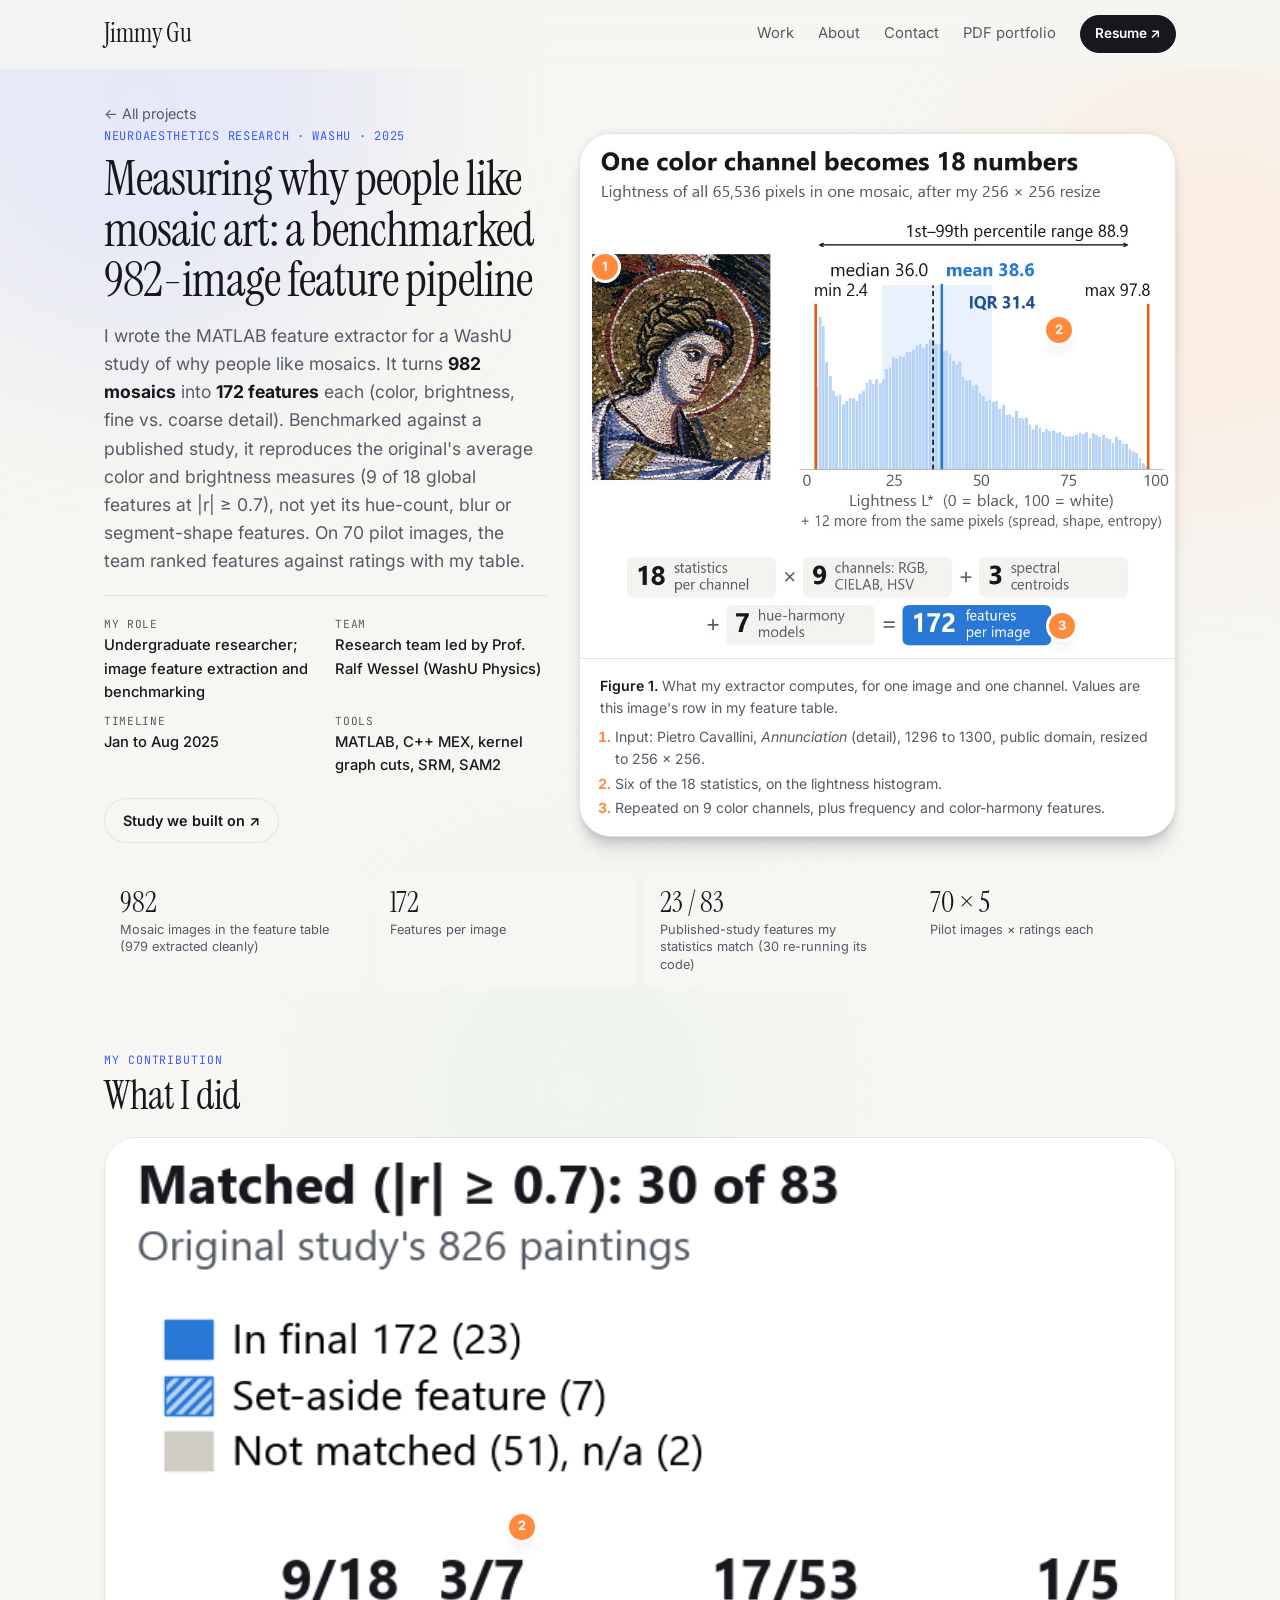
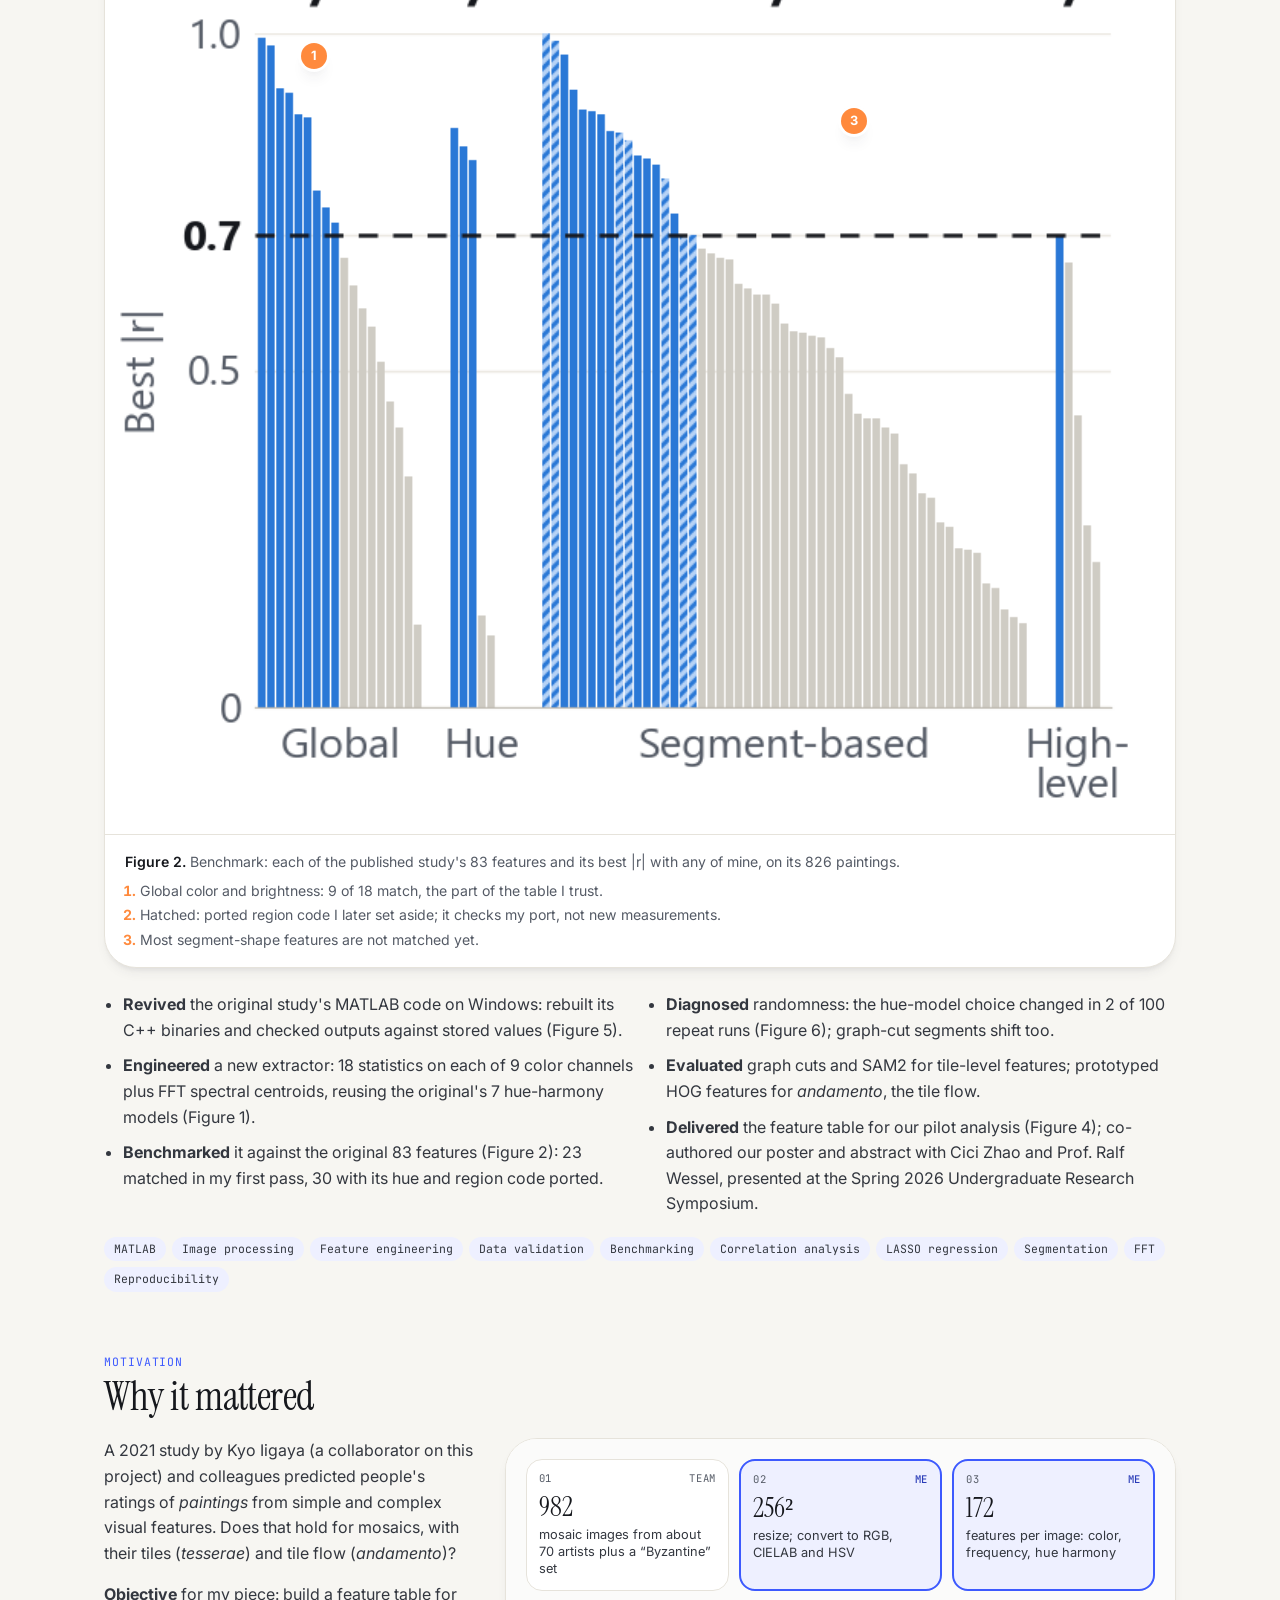
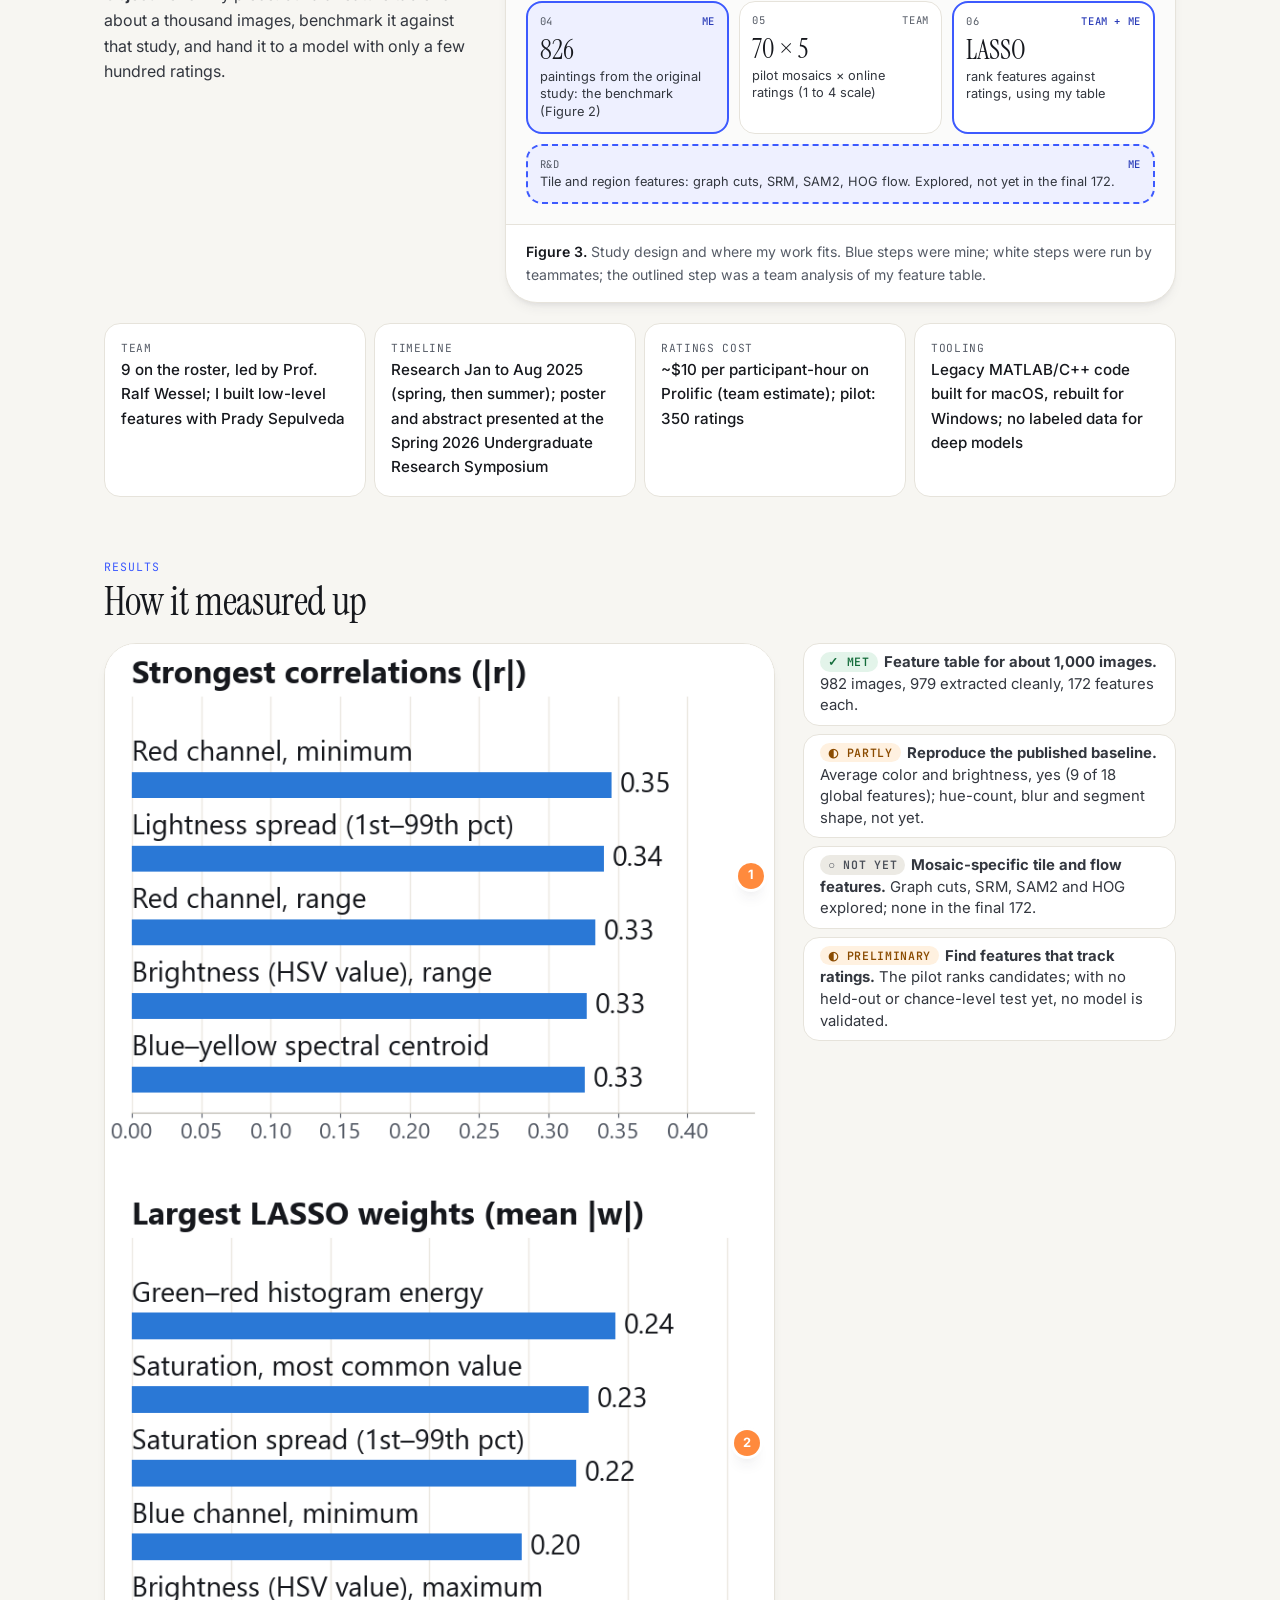
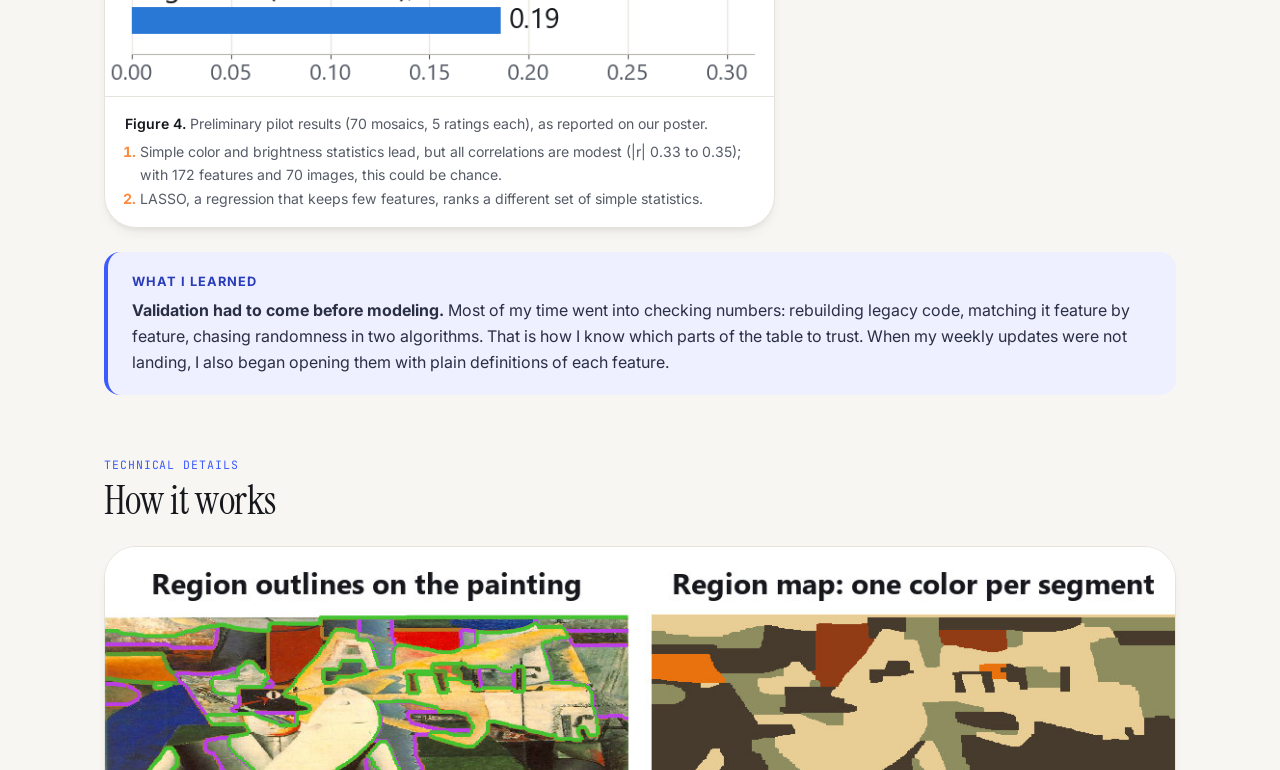
<file: projects/mosaic-aesthetics.html>
<!DOCTYPE html>
<html lang="en">
<head>
  <meta charset="UTF-8" />
  <meta name="viewport" content="width=device-width, initial-scale=1.0" />
  <title>Measuring Why People Like Mosaic Art: A Benchmarked 982-Image Feature Pipeline | Jimmy Gu</title>
  <meta name="description" content="Undergraduate neuroaesthetics research: a MATLAB pipeline that turns 982 mosaic artworks into 172 measurable features, benchmarked against a published study on 826 paintings, with segmentation experiments and a preliminary LASSO analysis of pilot ratings." />
  <link rel="canonical" href="https://ygu60.github.io/projects/mosaic-aesthetics.html" />
  <link rel="icon" href="../favicon.ico" sizes="32x32" />
  <link rel="icon" href="../favicon.svg" type="image/svg+xml" />
  <meta property="og:type" content="article" />
  <meta property="og:site_name" content="Jimmy Gu" />
  <meta property="og:title" content="Measuring why people like mosaic art: a benchmarked 982-image feature pipeline | Jimmy Gu" />
  <meta property="og:description" content="A MATLAB pipeline that turns 982 mosaics into 172 features each, benchmarked against a published study of paintings, feeding a preliminary pilot analysis of aesthetic ratings." />
  <meta property="og:url" content="https://ygu60.github.io/projects/mosaic-aesthetics.html" />
  <meta property="og:image" content="https://ygu60.github.io/assets/img/mosaic-aesthetics/feature-anatomy.jpg" />
  <meta property="og:image:alt" content="A medieval mosaic of an angel's head beside a histogram of its pixel lightness, with six statistics marked." />
  <meta name="twitter:card" content="summary_large_image" />
  <link rel="preconnect" href="https://fonts.googleapis.com" />
  <link rel="preconnect" href="https://fonts.gstatic.com" crossorigin />
  <link href="https://fonts.googleapis.com/css2?family=Inter:wght@400;500;600;700&family=Instrument+Serif:ital@0;1&family=JetBrains+Mono:wght@400;500&display=swap" rel="stylesheet" />
  <link rel="stylesheet" href="../assets/css/open-props.min.css" />
  <link rel="stylesheet" href="../styles.css" />
  <style>
    /* Study-design flow (Figure 3) */
    .flow { list-style: none; margin: 0; padding: var(--size-4); display: grid; grid-template-columns: repeat(3, 1fr); gap: 10px; background: #fbfbfa; }
    .flow li { background: var(--surface); border: 1px solid var(--line); border-radius: var(--radius-3); padding: 10px 12px 12px; }
    .flow li.me { border: 2px solid var(--accent); background: var(--accent-soft); }
    .flow li.rd { grid-column: 1 / -1; border-style: dashed; }
    .flow li.shared { border: 2px solid var(--accent); }
    .flow .shared .step em { color: #2a3cb8; font-weight: 500; }
    .flow .step { display: flex; justify-content: space-between; gap: 6px; font-family: var(--mono); font-size: 0.66rem; letter-spacing: 0.06em; text-transform: uppercase; color: var(--ink-2); }
    .flow .me .step em { color: #2a3cb8; font-style: normal; font-weight: 500; }
    .flow .step em { font-style: normal; }
    .flow b { display: block; font-family: var(--serif); font-weight: 400; font-size: 1.7rem; line-height: 1.05; margin: 6px 0 4px; color: var(--ink); }
    .flow .d { display: block; font-size: 0.8rem; line-height: 1.35; color: #33373f; }
    .deep ul + p { margin-top: var(--size-3); }
    /* Figure 6 is a simple two-bar chart: a smaller image, caption beside it */
    @media (min-width: 861px) { .fig.cap-side.img-sm { grid-template-columns: 1.2fr 1fr; } }
    /* Figures 1 and 5 swap to tall layouts (with their own pin positions) on phones */
    .only-narrow { display: none; }
    /* Figures 2 and 4 swap images through <picture> on phones, so each image has its own pins */
    .pin.m { display: none; }
    /* "What I did": full-width Figure 2, then bullets in two columns */
    .did-list { margin-top: var(--size-5); }
    @media (min-width: 861px) {
      .pp-text ul.did { display: block; columns: 2; column-gap: var(--size-7); }
      .pp-text ul.did li { break-inside: avoid; margin-bottom: 10px; }
    }
    /* Keep the H1 to 3 lines on desktop and tablet, with "982-image" unbroken */
    @media (min-width: 861px) { .pp-hero h1 { font-size: clamp(2.2rem, 3.9vw, 3.05rem); } }
    @media (max-width: 600px) {
      .flow { grid-template-columns: 1fr 1fr; padding: var(--size-3); }
      .only-wide { display: none; }
      .only-narrow { display: block; }
      .pin.d { display: none; }
      .pin.m { display: grid; }
    }
  </style>
</head>
<body>
  <div class="bg-blobs" aria-hidden="true"><span></span><span></span><span></span></div>

  <header class="nav">
    <div class="wrap nav-inner">
      <a href="../index.html" class="logo">Jimmy Gu</a>
      <nav>
        <a href="../index.html#work">Work</a>
        <a href="../index.html#about">About</a>
        <a href="../index.html#contact">Contact</a>
        <a href="../assets/Jimmy_Gu_Portfolio.pdf" download>PDF portfolio</a>
        <a href="../assets/Jimmy_Gu_Resume.pdf" class="btn btn-sm" target="_blank" rel="noopener">Resume ↗</a>
      </nav>
    </div>
  </header>

  <main class="wrap pp">
    <a href="../index.html#work" class="back">← All projects</a>

    <!-- 1 + 2. TITLE & OUTCOME -->
    <header class="pp-hero">
      <div>
        <p class="kicker">Neuroaesthetics research · WashU · 2025</p>
        <h1>Measuring why people like mosaic art: a benchmarked <span style="white-space:nowrap">982-image</span> feature pipeline</h1>
        <p class="pp-outcome">I wrote the MATLAB feature extractor for a WashU study of why people like mosaics. It turns <strong>982 mosaics</strong> into <strong>172 features</strong> each (color, brightness, fine vs. coarse detail). Benchmarked against a published study, it reproduces the original's average color and brightness measures (9 of 18 global features at |r| ≥ 0.7), not yet its hue-count, blur or segment-shape features. On 70 pilot images, the team ranked features against ratings with my table.</p>
        <dl class="pp-facts">
          <div><dt>My role</dt><dd>Undergraduate researcher; image feature extraction and benchmarking</dd></div>
          <div><dt>Team</dt><dd>Research team led by Prof. Ralf Wessel (WashU Physics)</dd></div>
          <div><dt>Timeline</dt><dd>Jan to Aug 2025</dd></div>
          <div><dt>Tools</dt><dd>MATLAB, C++ MEX, kernel graph cuts, SRM, SAM2</dd></div>
        </dl>
        <div class="actions">
          <a class="btn btn-ghost" href="https://doi.org/10.1038/s41562-021-01124-6" target="_blank" rel="noopener">Study we built on ↗</a>
        </div>
      </div>
      <figure class="fig fig-hero">
        <div class="annot only-wide">
          <img src="../assets/img/mosaic-aesthetics/feature-anatomy.jpg" width="1000" height="880" alt="A medieval mosaic by Pietro Cavallini of an angel's head next to a histogram of its pixel lightness. Six of the 18 statistics are marked on the histogram: min 2.4, median 36.0, mean 38.6, IQR 31.4, max 97.8, and a 1st to 99th percentile range of 88.9. A row below reads: 18 statistics per channel times 9 channels, plus 3 spectral centroids, plus 7 hue-harmony models, equals 172 features per image." />
          <span class="pin" style="left:4.2%;top:25.5%">1</span>
          <span class="pin" style="left:80.5%;top:37.5%">2</span>
          <span class="pin" style="left:81%;top:94%">3</span>
        </div>
        <div class="annot only-narrow">
          <img src="../assets/img/mosaic-aesthetics/feature-anatomy-narrow.jpg" width="800" height="1488" alt="A medieval mosaic by Pietro Cavallini of an angel's head above a histogram of its pixel lightness, with six of the 18 statistics marked, and a summary: 18 statistics times 9 channels, plus 3 spectral centroids, plus 7 hue-harmony models, equals 172 features per image." />
          <span class="pin" style="left:33.1%;top:17.6%">1</span>
          <span class="pin" style="left:71.9%;top:55.8%">2</span>
          <span class="pin" style="left:71.3%;top:93.6%">3</span>
        </div>
        <figcaption><b>Figure 1.</b> What my extractor computes, for one image and one channel. Values are this image's row in my feature table.
          <ol>
            <li>Input: Pietro Cavallini, <em>Annunciation</em> (detail), 1296 to 1300, public domain, resized to 256 × 256.</li>
            <li>Six of the 18 statistics, on the lightness histogram.</li>
            <li>Repeated on 9 color channels, plus frequency and color-harmony features.</li>
          </ol>
        </figcaption>
      </figure>
    </header>

    <div class="kpis">
      <div><strong>982</strong><span>Mosaic images in the feature table (979 extracted cleanly)</span></div>
      <div><strong>172</strong><span>Features per image</span></div>
      <div><strong>23 / 83</strong><span>Published-study features my statistics match (30 re-running its code)</span></div>
      <div><strong>70 × 5</strong><span>Pilot images × ratings each</span></div>
    </div>

    <!-- 3. EXPERIENCE, LEARNING & SKILLS -->
    <section class="pp-section">
      <h2><small>My contribution</small>What I did</h2>
      <figure class="fig">
        <div class="annot">
          <picture><source media="(max-width: 600px)" srcset="../assets/img/mosaic-aesthetics/validation-narrow.png" width="700" height="848" /><img src="../assets/img/mosaic-aesthetics/validation.png" width="1300" height="660" alt="Bar chart of the published study's 83 features in four families, each bar showing its best absolute correlation with any of my features. 30 bars reach the dashed line at |r| = 0.7: 9 of 18 global color and brightness features, 3 of 7 hue-harmony models, 17 of 53 segment-based features, and 1 of 5 high-level human-rated features. Seven of the segment-based matches are hatched: their best match is an SRM region, entropy, or aspect-ratio feature that is not in the final 172. Two hue-model bars are n/a." /></picture>
          <span class="pin d" style="left:19.5%;top:40%">1</span>
          <span class="pin d" style="left:39%;top:30%">2</span>
          <span class="pin d" style="left:70%;top:45%">3</span>
          <span class="pin m" style="left:27%;top:45%">1</span>
          <span class="pin m" style="left:47%;top:33.5%">2</span>
          <span class="pin m" style="left:75%;top:50%">3</span>
        </div>
        <figcaption><b>Figure 2.</b> Benchmark: each of the published study's 83 features and its best |r| with any of mine, on its 826 paintings.
          <ol>
            <li>Global color and brightness: 9 of 18 match, the part of the table I trust.</li>
            <li>Hatched: ported region code I later set aside; it checks my port, not new measurements.</li>
            <li>Most segment-shape features are not matched yet.</li>
          </ol>
        </figcaption>
      </figure>
      <div class="pp-text did-list">
        <ul class="did">
          <li><strong>Revived</strong> the original study's MATLAB code on Windows: rebuilt its C++ binaries and checked outputs against stored values (Figure 5).</li>
          <li><strong>Engineered</strong> a new extractor: 18 statistics on each of 9 color channels plus FFT spectral centroids, reusing the original's 7 hue-harmony models (Figure 1).</li>
          <li><strong>Benchmarked</strong> it against the original 83 features (Figure 2): 23 matched in my first pass, 30 with its hue and region code ported.</li>
          <li><strong>Diagnosed</strong> randomness: the hue-model choice changed in 2 of 100 repeat runs (Figure 6); graph-cut segments shift too.</li>
          <li><strong>Evaluated</strong> graph cuts and SAM2 for tile-level features; prototyped HOG features for <em>andamento</em>, the tile flow.</li>
          <li><strong>Delivered</strong> the feature table for our pilot analysis (Figure 4); co-authored our poster and abstract with Cici Zhao and Prof. Ralf Wessel, presented at the Spring 2026 Undergraduate Research Symposium.</li>
        </ul>
        <ul class="tags"><li><a href="../index.html?skill=MATLAB#work">MATLAB</a></li><li><a href="../index.html?skill=Image%20processing#work">Image processing</a></li><li><a href="../index.html?skill=Feature%20engineering#work">Feature engineering</a></li><li><a href="../index.html?skill=Data%20validation#work">Data validation</a></li><li><a href="../index.html?skill=Benchmarking#work">Benchmarking</a></li><li><a href="../index.html?skill=Correlation%20analysis#work">Correlation analysis</a></li><li><a href="../index.html?skill=LASSO%20regression#work">LASSO regression</a></li><li><a href="../index.html?skill=Segmentation#work">Segmentation</a></li><li><a href="../index.html?skill=FFT#work">FFT</a></li><li><a href="../index.html?skill=Reproducibility#work">Reproducibility</a></li></ul>
      </div>
    </section>

    <!-- 4. MOTIVATION & CONSTRAINTS -->
    <section class="pp-section">
      <h2><small>Motivation</small>Why it mattered</h2>
      <div class="pp-split flip">
        <figure class="fig">
          <ol class="flow" aria-label="Study design, in six steps plus a research branch">
            <li><span class="step">01 <em>Team</em></span><b>982</b><span class="d">mosaic images from about 70 artists plus a “Byzantine” set</span></li>
            <li class="me"><span class="step">02 <em>Me</em></span><b>256²</b><span class="d">resize; convert to RGB, CIELAB and HSV</span></li>
            <li class="me"><span class="step">03 <em>Me</em></span><b>172</b><span class="d">features per image: color, frequency, hue harmony</span></li>
            <li class="me"><span class="step">04 <em>Me</em></span><b>826</b><span class="d">paintings from the original study: the benchmark (Figure&nbsp;2)</span></li>
            <li><span class="step">05 <em>Team</em></span><b>70 × 5</b><span class="d">pilot mosaics × online ratings (1 to 4 scale)</span></li>
            <li class="shared"><span class="step">06 <em>Team + me</em></span><b>LASSO</b><span class="d">rank features against ratings, using my table</span></li>
            <li class="me rd"><span class="step">R&amp;D <em>Me</em></span><span class="d">Tile and region features: graph cuts, SRM, SAM2, HOG flow. Explored, not yet in the final&nbsp;172.</span></li>
          </ol>
          <figcaption><b>Figure 3.</b> Study design and where my work fits. Blue steps were mine; white steps were run by teammates; the outlined step was a team analysis of my feature table.</figcaption>
        </figure>
        <div class="pp-text">
          <p>A 2021 study by Kyo Iigaya (a collaborator on this project) and colleagues predicted people's ratings of <em>paintings</em> from simple and complex visual features. Does that hold for mosaics, with their tiles (<em>tesserae</em>) and tile flow (<em>andamento</em>)?</p>
          <p><strong>Objective</strong> for my piece: build a feature table for about a thousand images, benchmark it against that study, and hand it to a model with only a few hundred ratings.</p>
        </div>
      </div>
      <dl class="constraints">
        <div><dt>Team</dt><dd>9 on the roster, led by Prof. Ralf Wessel; I built low-level features with Prady Sepulveda</dd></div>
        <div><dt>Timeline</dt><dd>Research Jan to Aug 2025 (spring, then summer); poster and abstract presented at the Spring 2026 Undergraduate Research Symposium</dd></div>
        <div><dt>Ratings cost</dt><dd>~$10 per participant-hour on Prolific (team estimate); pilot: 350 ratings</dd></div>
        <div><dt>Tooling</dt><dd>Legacy MATLAB/C++ code built for macOS, rebuilt for Windows; no labeled data for deep models</dd></div>
      </dl>
    </section>

    <!-- RESULTS AGAINST THE OBJECTIVE -->
    <section class="pp-section">
      <h2><small>Results</small>How it measured up</h2>
      <div class="pp-split">
        <figure class="fig">
          <div class="annot">
            <picture><source media="(max-width: 600px)" srcset="../assets/img/mosaic-aesthetics/pilot-results-narrow.png" width="700" height="1100" /><img src="../assets/img/mosaic-aesthetics/pilot-results.png" width="1100" height="860" alt="Two ranked bar charts from the 70-image pilot. Top: the five features most correlated with ratings, all near 0.33 to 0.35, led by red channel minimum and lightness spread. Bottom: the five largest average LASSO weights, 0.19 to 0.24, led by green-red histogram energy and saturation mode." loading="lazy" /></picture>
            <span class="pin d" style="left:96.5%;top:22%">1</span>
            <span class="pin d" style="left:96%;top:76%">2</span>
            <span class="pin m" style="left:90%;top:28%">1</span>
            <span class="pin m" style="left:88%;top:79%">2</span>
          </div>
          <figcaption><b>Figure 4.</b> Preliminary pilot results (70 mosaics, 5 ratings each), as reported on our poster.
            <ol>
              <li>Simple color and brightness statistics lead, but all correlations are modest (|r| 0.33 to 0.35); with 172 features and 70 images, this could be chance.</li>
              <li>LASSO, a regression that keeps few features, ranks a different set of simple statistics.</li>
            </ol>
          </figcaption>
        </figure>
        <div class="pp-text">
          <ul class="goals">
            <li><span class="v met">✓ Met</span><strong>Feature table for about 1,000 images.</strong> 982 images, 979 extracted cleanly, 172 features each.</li>
            <li><span class="v part">◐ Partly</span><strong>Reproduce the published baseline.</strong> Average color and brightness, yes (9 of 18 global features); hue-count, blur and segment shape, not yet.</li>
            <li><span class="v no">○ Not yet</span><strong>Mosaic-specific tile and flow features.</strong> Graph cuts, SRM, SAM2 and HOG explored; none in the final 172.</li>
            <li><span class="v part">◐ Preliminary</span><strong>Find features that track ratings.</strong> The pilot ranks candidates; with no held-out or chance-level test yet, no model is validated.</li>
          </ul>
        </div>
      </div>

      <div class="lesson"><h3>What I learned</h3>
        <p><strong>Validation had to come before modeling.</strong> Most of my time went into checking numbers: rebuilding legacy code, matching it feature by feature, chasing randomness in two algorithms. That is how I know which parts of the table to trust. When my weekly updates were not landing, I also began opening them with plain definitions of each feature.</p>
      </div>
    </section>

    <!-- 5. TECHNICAL DETAILS -->
    <section class="pp-section">
      <h2><small>Technical details</small>How it works</h2>
      <div class="pp-gallery">
        <figure class="fig wide">
          <div class="annot only-wide">
            <img src="../assets/img/mosaic-aesthetics/graphcut-aviator.jpg" width="1110" height="498" alt="Two panels from my MATLAB run of the original graph-cut segmentation on Malevich's painting An Aviator. Left: green and purple region outlines drawn over the painting. Right: the same result as a flat map with five colors; each color is one segment, and the cream segment appears as many separate patches across the canvas." loading="lazy" />
            <span class="pin" style="left:14.4%;top:60.2%">1</span>
            <span class="pin" style="left:62.2%;top:54.2%">2</span>
          </div>
          <div class="annot only-narrow">
            <img src="../assets/img/mosaic-aesthetics/graphcut-aviator-narrow.jpg" width="543" height="988" alt="The same two panels stacked: region outlines over Malevich's An Aviator, then the flat five-color region map, where the cream segment appears as many separate patches." loading="lazy" />
            <span class="pin" style="left:29.5%;top:29.1%">1</span>
            <span class="pin" style="left:22.7%;top:76.9%">2</span>
          </div>
          <figcaption><b>Figure 5.</b> Process: reviving the original segmentation, which returned only numbers, by rendering its regions (Kazimir Malevich, <em>An Aviator</em>, 1914, public domain; an example shipped with the code).
            <ol>
              <li>Outlines follow color edges, not objects.</li>
              <li>Every cream patch is one scattered segment, so I also tested SRM, which merges only neighboring regions.</li>
            </ol>
          </figcaption>
        </figure>
        <figure class="fig wide cap-side img-sm">
          <picture><source media="(max-width: 600px)" srcset="../assets/img/mosaic-aesthetics/hue-runs-narrow.png" width="700" height="597" /><img src="../assets/img/mosaic-aesthetics/hue-runs.png" width="1100" height="860" alt="Bar chart titled One painting, 100 identical runs. For each of the 7 hue-harmony templates (i, ii, v, Y, L, X, T), the number of runs that chose it: T 98, X 2, all others 0." loading="lazy" /></picture>
          <figcaption><b>Figure 6.</b> Process: diagnosing randomness. Same image, same code, 100 runs: the hue-harmony model changed in 2 (re-plotted from my MATLAB test output). I ran it to trace 67 images whose hue model disagreed with the original's.</figcaption>
        </figure>
      </div>

      <details class="deep"><summary>Methods in depth</summary>
        <div class="pp-text">
          <h3>Dataset</h3>
          <p>982 mosaic images (931 JPG, 31 PNG, 20 JPEG), each named with a 5-digit ID and its source, for example <code>00100byzantine</code>. The files come from about 70 artists plus a set the team labeled “Byzantine”. The team assembled the collection; I built the feature table on top of it.</p>
          <h3>Preprocessing</h3>
          <p>Each image is resized to 256 × 256, scaled to [0, 1], and converted to CIELAB, HSV, and HSL. The square resize distorts proportions, so I also wrote an aspect-preserving version that pads with NaN and returns a mask of real pixels; it is not yet used in the final table.</p>
          <h3>Features (172 per image)</h3>
          <ul>
            <li><strong>First-order statistics (162):</strong> 18 per channel on 9 channels: mean, median, mode, min, max, range, 1st to 99th percentile range, standard deviation, IQR, median absolute deviation, skewness, kurtosis, coefficient of variation, RMS, 10% trimmed mean, histogram entropy, histogram energy, and Wasserstein distance to a standard normal.</li>
            <li><strong>Spectral centroid (3):</strong> the power-weighted average spatial frequency of each CIELAB channel from a 2-D FFT. Plainly: does the image's detail sit in fine tile texture or in broad color fields?</li>
            <li><strong>Hue-harmony models (7):</strong> the original study's code for which of 7 classic color-harmony templates (Li &amp; Chen, 2009) fits the image best, stored as 7 one-hot columns. The fit starts from random points, which is the source of the stochasticity I traced.</li>
          </ul>
          <p>Ten images get NaN only for hue and saturation skewness and kurtosis, where those statistics come out undefined; three images errored and are kept as all-NaN rows instead of disappearing, so 979 of 982 rows are complete or nearly complete.</p>
          <h3>Benchmark against the original study (Figure 2)</h3>
          <p>The original study's 826 paintings (abstract, color field, cubism, impressionism) came with 83 precomputed features. I computed my features on the same images and, for each original feature, kept the best absolute correlation |r| with any new feature. My first pass used 165 features (first-order statistics and spectral centroids, all of them in the final table) and matched 23 of 83 at |r| ≥ 0.7: 9 global, 1 high-level, and 13 segment-based. I then added the original study's hue-model code and my port of its SRM region, global entropy, and aspect-ratio code, and 30 of 83 matched (Figure 2). In that run, 10 of the 30 best matches (the 3 hue models and the 7 hatched bars) come from the original's own computations, so they confirm my port works rather than add new measurements. The SRM, entropy, and aspect-ratio features are not in the final table, and the 23 solid bars are a different set from my first-pass 23. The final 172 on their own have not been re-benchmarked. Two hue-model features are n/a (no correlation could be computed). I also asked whether 0.7 is the right threshold, since at 826 images every match that high is significant (p ≪ 10⁻¹⁰⁰). Some matches are proxies rather than copies: a human-rated “temperature” score tracks the image's mean blue-yellow value (|r| = 0.70), and the horizontal center of the largest segment is best matched by image aspect ratio (|r| = 0.78).</p>
          <h3>Randomness (Figure 6)</h3>
          <p>When I compared hue models with the original study's, 67 images disagreed. The template fit starts from random points; on one test image, 98 of 100 repeat runs chose the same model. Graph cuts start from randomly initialized color clusters, so segment features also vary: across repeat runs on the example paintings, the second-largest segment varied far more than the largest, and the largest single swing was 139% in the largest segment's mass skew (a shape statistic).</p>
          <h3>Segmentation and flow (Figure 5)</h3>
          <p>Kernel graph cuts (Salah et al., 2010) cluster pixels by color with a smoothness penalty α, and the original pipeline adjusts α until at least three segments appear. Their segments can be spatially scattered and depend on initialization, so I also tested statistical region merging (SRM), which only merges neighboring regions. In team reviews we found that algorithmic segments do not match how people divide a picture; for example, they do not isolate faces. For tile-level features I evaluated SAM2 alongside graph cuts. For andamento, I tested HOG (histograms of oriented gradients) at 8, 16, and 32 pixel cells and prototyped an orientation-coherence score across SRM regions. These segmentation and flow features were explored but are not in the final 172-feature table.</p>
          <h3>Pilot analysis (Figure 4)</h3>
          <p>Raters used a 1 to 4 scale (“not at all” to “very much”) with attention checks. Using my feature table, we ranked features by their correlation with the ratings and by average absolute weight in LASSO, a regression that shrinks weak features to exactly zero; this analysis ran in Python. No held-out test score or chance-level (permutation) comparison is reported yet, which is why I call these results preliminary.</p>
          <h3>Next steps</h3>
          <p>Fix random seeds and log run-to-run variance from the start, re-benchmark the final 172 features on their own, bring the segmentation and flow features into the table, and test the model on held-out images once the full study (about 1,500 planned participants) is in.</p>
        </div>
      </details>
    </section>

    <nav class="pp-next">
      <a href="odmr-pipeline.html"><span>← Previous</span><strong>Turning 10,000 noisy sweeps into a working diamond magnetic-field sensor</strong></a>
      <a href="quant-alpha.html"><span>Next →</span><strong>Stress-testing trading strategies</strong></a>
    </nav>
  </main>

  <footer class="wrap footer">
    <p>© 2026 Jimmy Gu · <a href="mailto:g.jimmy@wustl.edu">g.jimmy@wustl.edu</a> · <a href="https://www.linkedin.com/in/jimmy-yufan-gu" target="_blank" rel="noopener">LinkedIn ↗</a> · <a href="https://github.com/ygu60" target="_blank" rel="noopener">GitHub ↗</a> · <a href="../assets/Jimmy_Gu_Portfolio.pdf" download>PDF portfolio ↓</a></p>
    <p>Outside of work: running about 50 miles a week, judo, and BJJ.</p>
  </footer>
</body>
</html>
</file>
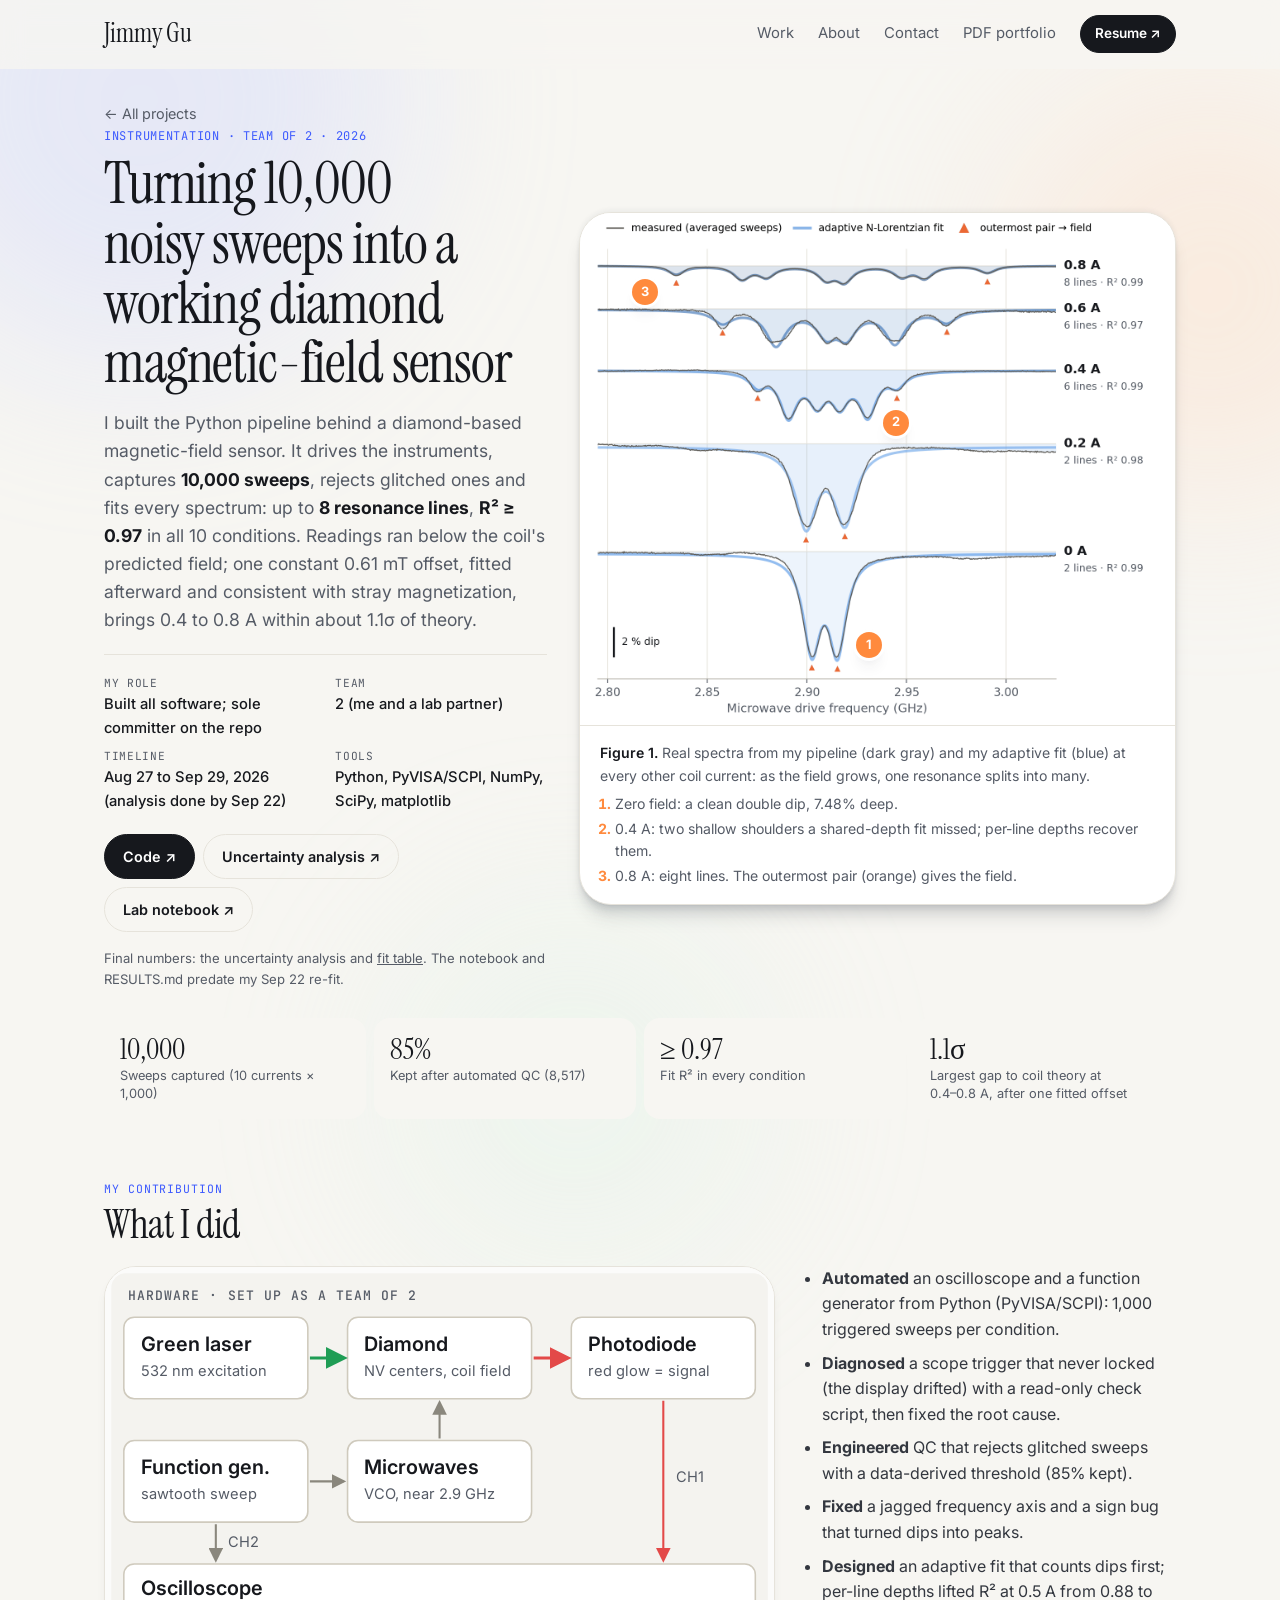
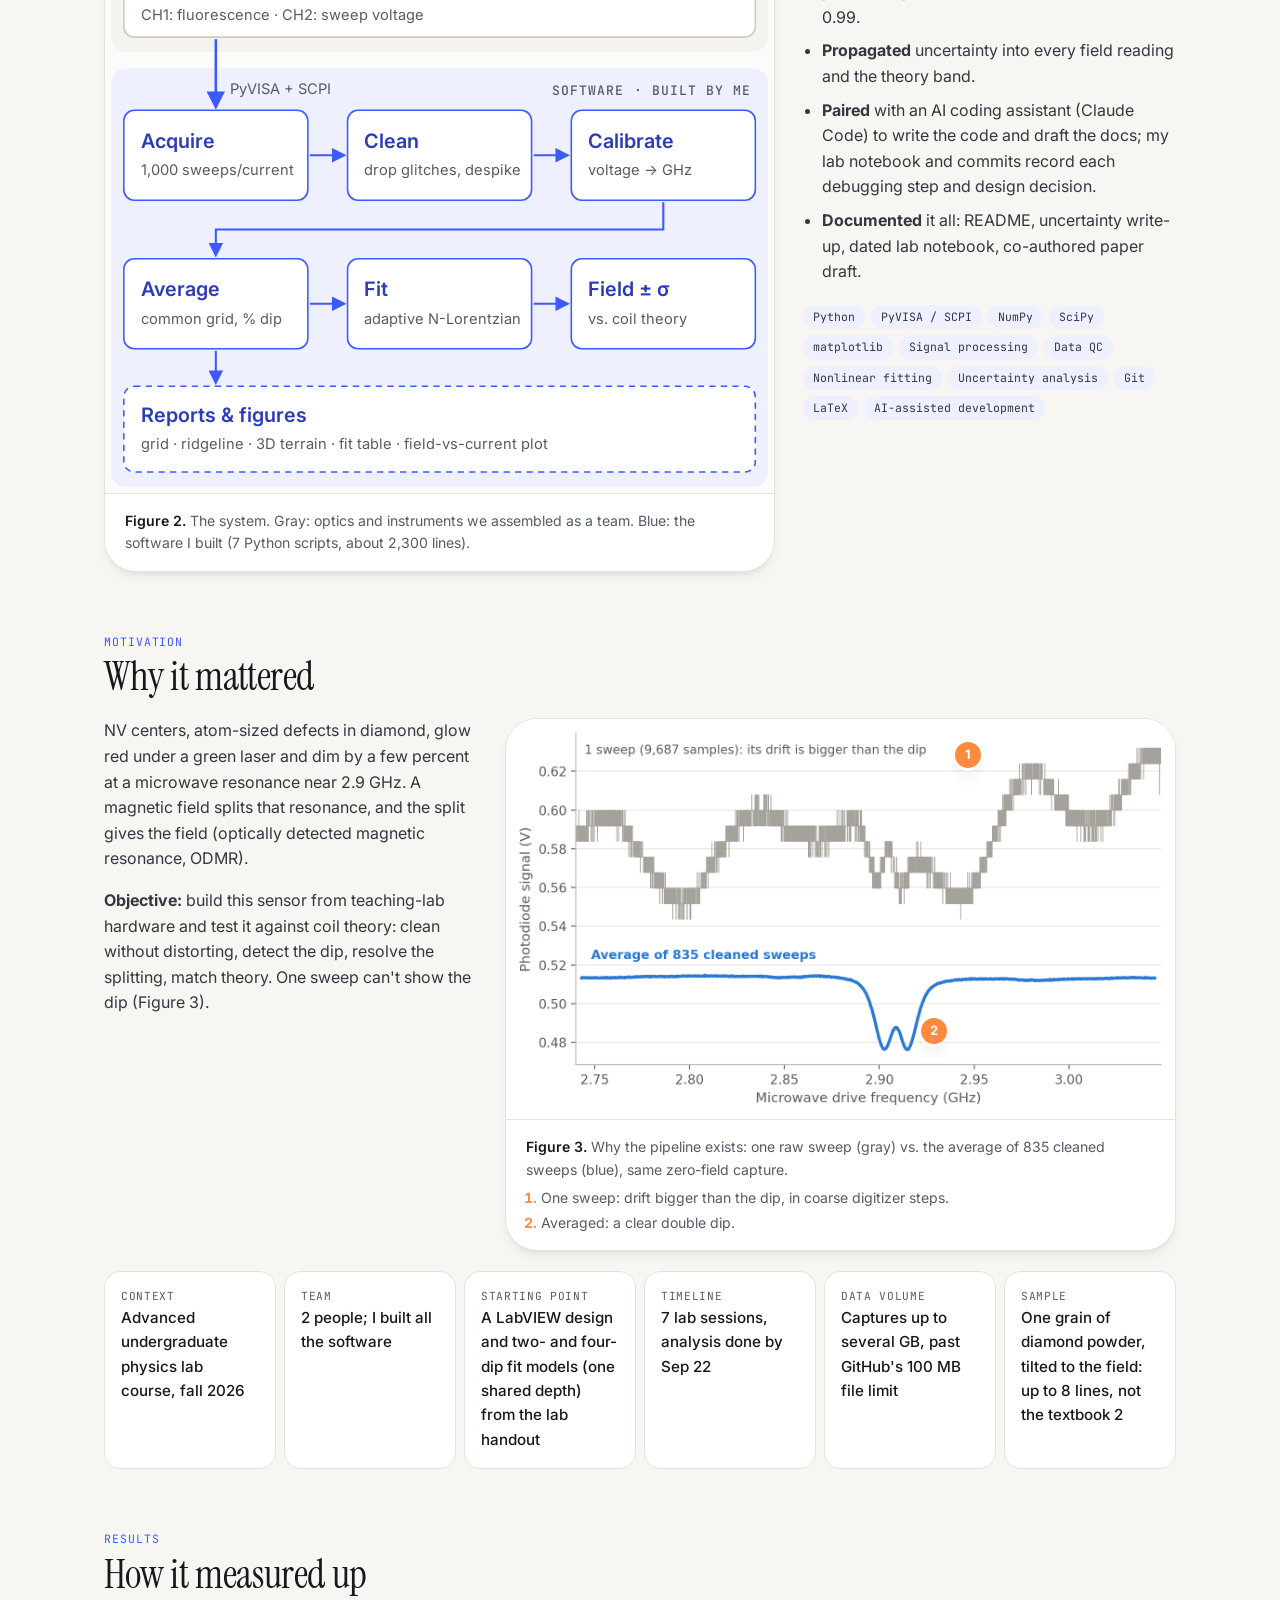
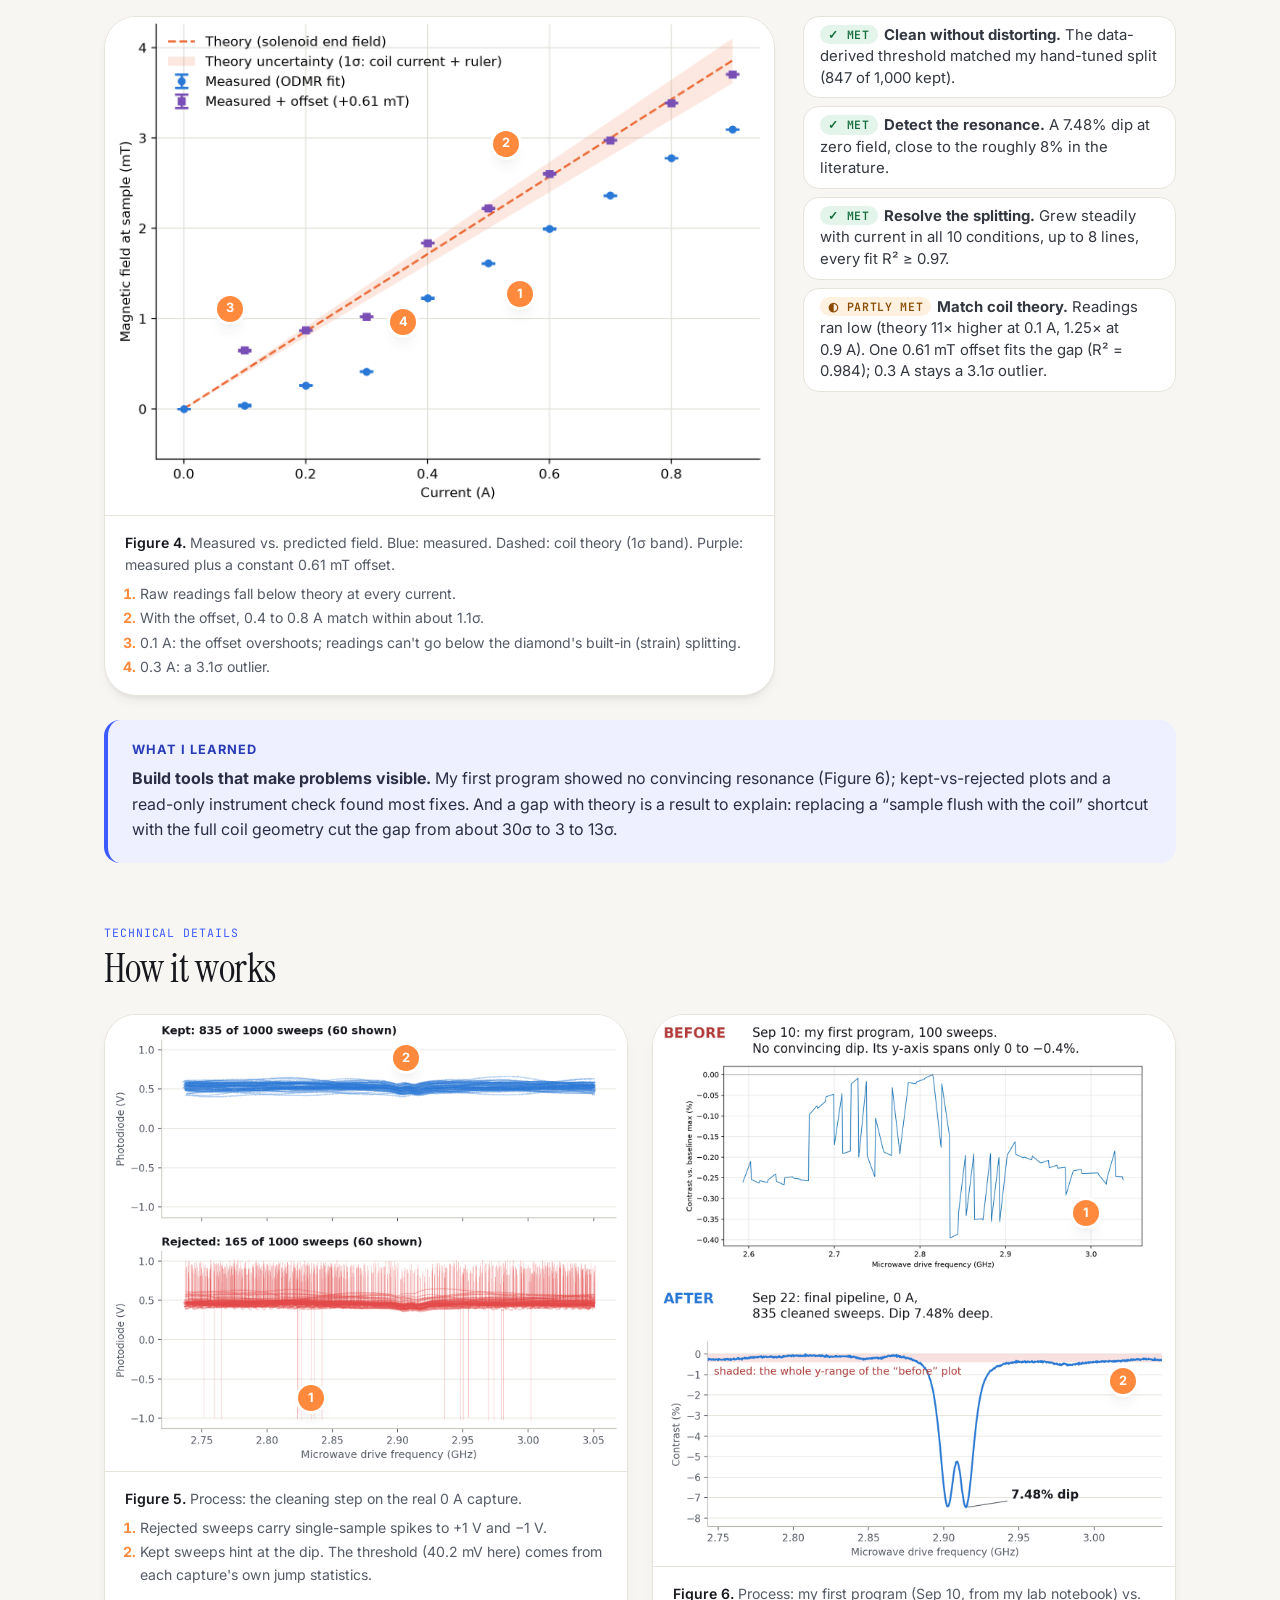
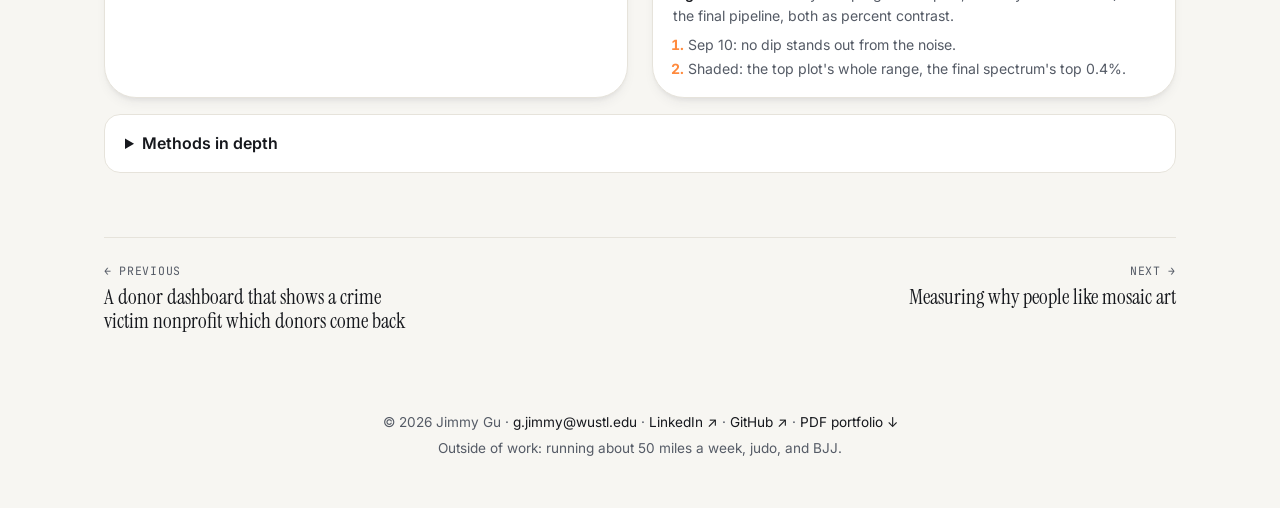
<file: projects/odmr-pipeline.html>
<!DOCTYPE html>
<!--
  Turning 10,000 noisy sweeps into a working diamond magnetic-field sensor (ODMR acquisition & analysis pipeline).
  Inverted-pyramid project page (MIT CommLab guide).
  Sources: github.com/ygu60/ODMR-Phys322-Sweep-Control (README, RESULTS.md, UNCERTAINTY_ANALYSIS.md,
  scripts, Final Paper/Paper.tex, references/ODMR_Lab_Notebook.pdf, csv_output/*, commit history: 27 commits,
  all by ygu60, Sep 10 to Sep 29, 2026).
  Figures 1, 3, 5 and the "after" half of Figure 6 are re-rendered from the repo's real data with Jimmy's
  own pipeline code (fit N and R² reproduce odmr_bfield_fit_09172026_Outputs.csv exactly; the 0 A
  cleaning step reproduces 835/1000 kept). The "before" half of Figure 6 is Figure 3 of the lab notebook
  (Sep 10 output of his first program), cropped to its contrast panel. Figure 4 is the paper's figure
  (Final Paper/figures/fig_b_vs_current.png, data unchanged by the Sep 29 commit) with its chart title
  cropped off. Figure 2 is a diagram of the real setup (desktop and phone layouts).
-->
<html lang="en">
<head>
  <meta charset="UTF-8" />
  <meta name="viewport" content="width=device-width, initial-scale=1.0" />
  <title>Turning 10,000 Noisy Sweeps into a Working Diamond Magnetic-Field Sensor | Jimmy Gu</title>
  <meta name="description" content="A Python pipeline that drives lab instruments, cleans 10,000 noisy sweeps, and fits them to turn a diamond sensor's few-percent fluorescence dip into magnetic-field readings, tested against the coil's predicted field." />
  <link rel="canonical" href="https://ygu60.github.io/projects/odmr-pipeline.html" />
  <link rel="icon" href="../favicon.ico" sizes="32x32" />
  <link rel="icon" href="../favicon.svg" type="image/svg+xml" />
  <meta property="og:type" content="article" />
  <meta property="og:site_name" content="Jimmy Gu" />
  <meta property="og:title" content="Turning 10,000 noisy sweeps into a working diamond magnetic-field sensor | Jimmy Gu" />
  <meta property="og:description" content="A Python pipeline that drives lab instruments, rejects glitched sweeps and fits every spectrum: up to 8 resonance lines, R² ≥ 0.97 in all 10 conditions, checked against the coil's predicted field." />
  <meta property="og:url" content="https://ygu60.github.io/projects/odmr-pipeline.html" />
  <meta property="og:image" content="https://ygu60.github.io/assets/img/odmr-pipeline/hero-fits.png" />
  <meta property="og:image:alt" content="Stacked resonance spectra at five coil currents with automatic fits: one double dip splits into up to eight lines." />
  <meta name="twitter:card" content="summary_large_image" />
  <link rel="preconnect" href="https://fonts.googleapis.com" />
  <link rel="preconnect" href="https://fonts.gstatic.com" crossorigin />
  <link href="https://fonts.googleapis.com/css2?family=Inter:wght@400;500;600;700&family=Instrument+Serif:ital@0;1&family=JetBrains+Mono:wght@400;500&display=swap" rel="stylesheet" />
  <link rel="stylesheet" href="../assets/css/open-props.min.css" />
  <link rel="stylesheet" href="../styles.css" />
  <style>
    .sysdiag { display: block; width: 100%; height: auto; background: #fbfbfa; font-family: var(--sans); }
    .sysdiag .t { font-size: 19px; font-weight: 600; fill: #16181d; }
    .sysdiag .s { font-size: 14px; fill: #555b66; }
    .sysdiag .lane { font: 500 12.5px var(--mono); letter-spacing: 0.08em; fill: #555b66; }
    .sysdiag .sw .t { fill: #2a3cb8; }
    .sysdiag-m { display: none; }
    .sysdiag-m .t { font-size: 16px; }
    .sysdiag-m .s { font-size: 12px; }
    .sysdiag-m .lane { font-size: 11px; }
    @media (max-width: 600px) { .sysdiag-d { display: none; } .sysdiag-m { display: block; } }
    .fig a.zoom { display: block; cursor: zoom-in; }
    .doc-note { font-size: 0.82rem; color: var(--ink-2); margin-top: var(--size-3); max-width: 60ch; }
    .doc-note a { color: inherit; text-decoration: underline; }
    @media print { .doc-note { display: none; } }
  </style>
</head>
<body>
  <div class="bg-blobs" aria-hidden="true"><span></span><span></span><span></span></div>

  <header class="nav">
    <div class="wrap nav-inner">
      <a href="../index.html" class="logo">Jimmy Gu</a>
      <nav>
        <a href="../index.html#work">Work</a>
        <a href="../index.html#about">About</a>
        <a href="../index.html#contact">Contact</a>
        <a href="../assets/Jimmy_Gu_Portfolio.pdf" download>PDF portfolio</a>
        <a href="../assets/Jimmy_Gu_Resume.pdf" class="btn btn-sm" target="_blank" rel="noopener">Resume ↗</a>
      </nav>
    </div>
  </header>

  <main class="wrap pp">
    <a href="../index.html#work" class="back">← All projects</a>

    <!-- 1 + 2. TITLE & OUTCOME -->
    <header class="pp-hero">
      <div>
        <p class="kicker">Instrumentation · Team of 2 · 2026</p>
        <h1>Turning 10,000 noisy sweeps into a working diamond <span style="white-space:nowrap">magnetic-field</span> sensor</h1>
        <p class="pp-outcome">I built the Python pipeline behind a diamond-based magnetic-field sensor. It drives the instruments, captures <strong>10,000 sweeps</strong>, rejects glitched ones and fits every spectrum: up to <strong>8 resonance lines</strong>, <strong>R² ≥ 0.97</strong> in all 10 conditions. Readings ran below the coil's predicted field; one constant 0.61&nbsp;mT offset, fitted afterward and consistent with stray magnetization, brings 0.4 to 0.8&nbsp;A within about 1.1σ of theory.</p>
        <dl class="pp-facts">
          <div><dt>My role</dt><dd>Built all software; sole committer on the repo</dd></div>
          <div><dt>Team</dt><dd>2 (me and a lab partner)</dd></div>
          <div><dt>Timeline</dt><dd>Aug 27 to Sep 29, 2026 (analysis done by Sep 22)</dd></div>
          <div><dt>Tools</dt><dd>Python, PyVISA/SCPI, NumPy, SciPy, matplotlib</dd></div>
        </dl>
        <div class="actions">
          <a class="btn" href="https://github.com/ygu60/ODMR-Phys322-Sweep-Control" target="_blank" rel="noopener">Code ↗</a>
          <a class="btn btn-ghost" href="https://github.com/ygu60/ODMR-Phys322-Sweep-Control/blob/master/UNCERTAINTY_ANALYSIS.md" target="_blank" rel="noopener">Uncertainty analysis ↗</a>
          <a class="btn btn-ghost" href="https://github.com/ygu60/ODMR-Phys322-Sweep-Control/blob/master/references/ODMR_Lab_Notebook.pdf" target="_blank" rel="noopener">Lab notebook ↗</a>
        </div>
        <p class="doc-note">Final numbers: the uncertainty analysis and <a href="https://github.com/ygu60/ODMR-Phys322-Sweep-Control/blob/master/csv_output/odmr_bfield_fit_09172026_Outputs.csv" target="_blank" rel="noopener">fit table</a>. The notebook and RESULTS.md predate my Sep 22 re-fit.</p>
      </div>
      <figure class="fig fig-hero">
        <div class="annot">
          <a class="zoom" href="../assets/img/odmr-pipeline/hero-fits.png" target="_blank" rel="noopener"><img src="../assets/img/odmr-pipeline/hero-fits.png" width="1440" height="1240" alt="Stacked ODMR spectra at 0, 0.2, 0.4, 0.6 and 0.8 amps of coil current. A single deep double dip at 0 A splits into 6 and then 8 shallower lines as the current rises; a fitted curve tracks the measured data in every row." /></a>
          <span class="pin" style="left:48.6%;top:84.3%">1</span>
          <span class="pin" style="left:53.2%;top:41%">2</span>
          <span class="pin" style="left:11%;top:15.5%">3</span>
        </div>
        <figcaption><b>Figure 1.</b> Real spectra from my pipeline (dark gray) and my adaptive fit (blue) at every other coil current: as the field grows, one resonance splits into many.
          <ol>
            <li>Zero field: a clean double dip, 7.48% deep.</li>
            <li>0.4&nbsp;A: two shallow shoulders a shared-depth fit missed; per-line depths recover them.</li>
            <li>0.8&nbsp;A: eight lines. The outermost pair (orange) gives the field.</li>
          </ol>
        </figcaption>
      </figure>
    </header>

    <div class="kpis">
      <div><strong>10,000</strong><span>Sweeps captured (10 currents × 1,000)</span></div>
      <div><strong>85%</strong><span>Kept after automated QC (8,517)</span></div>
      <div><strong>≥ 0.97</strong><span>Fit R² in every condition</span></div>
      <div><strong>1.1σ</strong><span>Largest gap to coil theory at <span style="display:inline;white-space:nowrap">0.4–0.8&nbsp;A</span>, after one fitted offset</span></div>
    </div>

    <!-- 3. EXPERIENCE, LEARNING & SKILLS -->
    <section class="pp-section">
      <h2><small>My contribution</small>What I did</h2>
      <div class="pp-split">
        <figure class="fig">
          <!-- Desktop / tablet layout -->
          <svg class="sysdiag sysdiag-d" viewBox="0 0 640 790" role="img" aria-labelledby="sysdiag-title">
            <title id="sysdiag-title">System diagram: laser, diamond, microwave source, photodiode and oscilloscope, set up by a team of two, feeding six software stages I built: acquire, clean, calibrate, average, fit, and field with uncertainty.</title>
            <defs>
              <marker id="ah" viewBox="0 0 10 10" refX="8" refY="5" markerWidth="7" markerHeight="7" orient="auto-start-reverse"><path d="M0,0 L10,5 L0,10 z" fill="#8a877d"/></marker>
              <marker id="ahg" viewBox="0 0 10 10" refX="8" refY="5" markerWidth="7" markerHeight="7" orient="auto"><path d="M0,0 L10,5 L0,10 z" fill="#1f9d55"/></marker>
              <marker id="ahr" viewBox="0 0 10 10" refX="8" refY="5" markerWidth="7" markerHeight="7" orient="auto"><path d="M0,0 L10,5 L0,10 z" fill="#e34948"/></marker>
              <marker id="ahb" viewBox="0 0 10 10" refX="8" refY="5" markerWidth="7" markerHeight="7" orient="auto"><path d="M0,0 L10,5 L0,10 z" fill="#3d5afe"/></marker>
            </defs>
            <!-- Hardware lane -->
            <rect x="6" y="6" width="628" height="362" rx="14" fill="#f4f3ef"/>
            <text class="lane" x="22" y="32">HARDWARE · SET UP AS A TEAM OF 2</text>
            <g fill="#fff" stroke="#cfcabd" stroke-width="1.5">
              <rect x="18" y="48" width="176" height="78" rx="10"/>
              <rect x="232" y="48" width="176" height="78" rx="10"/>
              <rect x="446" y="48" width="176" height="78" rx="10"/>
              <rect x="18" y="166" width="176" height="78" rx="10"/>
              <rect x="232" y="166" width="176" height="78" rx="10"/>
              <rect x="18" y="284" width="604" height="70" rx="10"/>
            </g>
            <text class="t" x="34" y="80">Green laser</text><text class="s" x="34" y="104">532 nm excitation</text>
            <text class="t" x="248" y="80">Diamond</text><text class="s" x="248" y="104">NV centers, coil field</text>
            <text class="t" x="462" y="80">Photodiode</text><text class="s" x="462" y="104">red glow = signal</text>
            <text class="t" x="34" y="198">Function gen.</text><text class="s" x="34" y="222">sawtooth sweep</text>
            <text class="t" x="248" y="198">Microwaves</text><text class="s" x="248" y="222">VCO, near 2.9 GHz</text>
            <text class="t" x="34" y="314">Oscilloscope</text><text class="s" x="34" y="338">CH1: fluorescence   ·   CH2: sweep voltage</text>
            <line x1="196" y1="87" x2="228" y2="87" stroke="#1f9d55" stroke-width="3" marker-end="url(#ahg)"/>
            <line x1="410" y1="87" x2="442" y2="87" stroke="#e34948" stroke-width="3" marker-end="url(#ahr)"/>
            <line x1="196" y1="205" x2="228" y2="205" stroke="#8a877d" stroke-width="2" marker-end="url(#ah)"/>
            <line x1="320" y1="164" x2="320" y2="130" stroke="#8a877d" stroke-width="2" marker-end="url(#ah)"/>
            <line x1="106" y1="246" x2="106" y2="280" stroke="#8a877d" stroke-width="2" marker-end="url(#ah)"/>
            <line x1="534" y1="128" x2="534" y2="280" stroke="#e34948" stroke-width="2" marker-end="url(#ahr)"/>
            <text class="s" x="118" y="268">CH2</text><text class="s" x="546" y="206">CH1</text>
            <!-- Software lane -->
            <rect x="6" y="384" width="628" height="400" rx="14" fill="#eef0ff"/>
            <line x1="106" y1="356" x2="106" y2="420" stroke="#3d5afe" stroke-width="2.5" marker-end="url(#ahb)"/>
            <text class="lane" x="618" y="409" text-anchor="end">SOFTWARE · BUILT BY ME</text>
            <text class="s" x="120" y="408">PyVISA + SCPI</text>
            <g class="sw">
              <g fill="#fff" stroke="#3d5afe" stroke-width="1.5">
                <rect x="18" y="424" width="176" height="86" rx="10"/>
                <rect x="232" y="424" width="176" height="86" rx="10"/>
                <rect x="446" y="424" width="176" height="86" rx="10"/>
                <rect x="18" y="566" width="176" height="86" rx="10"/>
                <rect x="232" y="566" width="176" height="86" rx="10"/>
                <rect x="446" y="566" width="176" height="86" rx="10"/>
              </g>
              <text class="t" x="34" y="460">Acquire</text><text class="s" x="34" y="486">1,000 sweeps/current</text>
              <text class="t" x="248" y="460">Clean</text><text class="s" x="248" y="486">drop glitches, despike</text>
              <text class="t" x="462" y="460">Calibrate</text><text class="s" x="462" y="486">voltage → GHz</text>
              <text class="t" x="34" y="602">Average</text><text class="s" x="34" y="628">common grid, % dip</text>
              <text class="t" x="248" y="602">Fit</text><text class="s" x="248" y="628">adaptive N-Lorentzian</text>
              <text class="t" x="462" y="602">Field ± σ</text><text class="s" x="462" y="628">vs. coil theory</text>
              <g stroke="#3d5afe" stroke-width="2" fill="none">
                <line x1="196" y1="467" x2="228" y2="467" marker-end="url(#ahb)"/>
                <line x1="410" y1="467" x2="442" y2="467" marker-end="url(#ahb)"/>
                <path d="M534,512 V538 H106 V562" marker-end="url(#ahb)"/>
                <line x1="196" y1="609" x2="228" y2="609" marker-end="url(#ahb)"/>
                <line x1="410" y1="609" x2="442" y2="609" marker-end="url(#ahb)"/>
                <line x1="106" y1="654" x2="106" y2="684" marker-end="url(#ahb)"/>
              </g>
              <rect x="18" y="688" width="604" height="82" rx="10" fill="#fff" stroke="#3d5afe" stroke-width="1.5" stroke-dasharray="6 5"/>
              <text class="t" x="34" y="722">Reports &amp; figures</text>
              <text class="s" x="34" y="748">grid · ridgeline · 3D terrain · fit table · field-vs-current plot</text>
            </g>
          </svg>
          <!-- Phone layout: same content, two columns, larger type -->
          <svg class="sysdiag sysdiag-m" viewBox="0 0 360 772" role="img" aria-labelledby="sysdiag-m-title">
            <title id="sysdiag-m-title">System diagram: laser, diamond, microwave source, photodiode and oscilloscope, set up by a team of two, feeding six software stages I built: acquire, clean, calibrate, average, fit, and field with uncertainty.</title>
            <defs>
              <marker id="mah" viewBox="0 0 10 10" refX="8" refY="5" markerWidth="6" markerHeight="6" orient="auto"><path d="M0,0 L10,5 L0,10 z" fill="#8a877d"/></marker>
              <marker id="mahg" viewBox="0 0 10 10" refX="8" refY="5" markerWidth="6" markerHeight="6" orient="auto"><path d="M0,0 L10,5 L0,10 z" fill="#1f9d55"/></marker>
              <marker id="mahr" viewBox="0 0 10 10" refX="8" refY="5" markerWidth="6" markerHeight="6" orient="auto"><path d="M0,0 L10,5 L0,10 z" fill="#e34948"/></marker>
              <marker id="mahb" viewBox="0 0 10 10" refX="8" refY="5" markerWidth="6" markerHeight="6" orient="auto"><path d="M0,0 L10,5 L0,10 z" fill="#3d5afe"/></marker>
            </defs>
            <rect x="4" y="4" width="352" height="312" rx="12" fill="#f4f3ef"/>
            <text class="lane" x="16" y="28">HARDWARE · SET UP AS A TEAM OF 2</text>
            <g fill="#fff" stroke="#cfcabd" stroke-width="1.5">
              <rect x="14" y="44" width="150" height="66" rx="9"/>
              <rect x="190" y="44" width="150" height="66" rx="9"/>
              <rect x="14" y="140" width="150" height="66" rx="9"/>
              <rect x="190" y="140" width="150" height="66" rx="9"/>
              <rect x="14" y="236" width="150" height="66" rx="9"/>
              <rect x="190" y="236" width="150" height="66" rx="9"/>
            </g>
            <text class="t" x="26" y="72">Green laser</text><text class="s" x="26" y="94">532 nm excitation</text>
            <text class="t" x="202" y="72">Diamond</text><text class="s" x="202" y="94">NV centers + coil</text>
            <text class="t" x="26" y="168">Function gen.</text><text class="s" x="26" y="190">sawtooth sweep</text>
            <text class="t" x="202" y="168">Microwaves</text><text class="s" x="202" y="190">VCO, near 2.9 GHz</text>
            <text class="t" x="26" y="264">Oscilloscope</text><text class="s" x="26" y="286">CH1 glow, CH2 sweep</text>
            <text class="t" x="202" y="264">Photodiode</text><text class="s" x="202" y="286">red glow = signal</text>
            <line x1="166" y1="77" x2="186" y2="77" stroke="#1f9d55" stroke-width="3" marker-end="url(#mahg)"/>
            <line x1="166" y1="173" x2="186" y2="173" stroke="#8a877d" stroke-width="2" marker-end="url(#mah)"/>
            <line x1="265" y1="138" x2="265" y2="114" stroke="#8a877d" stroke-width="2" marker-end="url(#mah)"/>
            <path d="M342,77 H350 V269 H345" fill="none" stroke="#e34948" stroke-width="2" marker-end="url(#mahr)"/>
            <line x1="188" y1="269" x2="168" y2="269" stroke="#e34948" stroke-width="2" marker-end="url(#mahr)"/>
            <line x1="89" y1="208" x2="89" y2="232" stroke="#8a877d" stroke-width="2" marker-end="url(#mah)"/>
            <rect x="4" y="326" width="352" height="440" rx="12" fill="#eef0ff"/>
            <line x1="89" y1="304" x2="89" y2="384" stroke="#3d5afe" stroke-width="2.5" marker-end="url(#mahb)"/>
            <text class="lane" x="104" y="350">SOFTWARE · BUILT BY ME</text>
            <text class="s" x="104" y="370">PyVISA + SCPI</text>
            <g class="sw">
              <g fill="#fff" stroke="#3d5afe" stroke-width="1.5">
                <rect x="14" y="388" width="150" height="66" rx="9"/>
                <rect x="190" y="388" width="150" height="66" rx="9"/>
                <rect x="14" y="484" width="150" height="66" rx="9"/>
                <rect x="190" y="484" width="150" height="66" rx="9"/>
                <rect x="14" y="580" width="150" height="66" rx="9"/>
                <rect x="190" y="580" width="150" height="66" rx="9"/>
              </g>
              <text class="t" x="26" y="416">Acquire</text><text class="s" x="26" y="438">1,000 sweeps each</text>
              <text class="t" x="202" y="416">Clean</text><text class="s" x="202" y="438">reject glitches</text>
              <text class="t" x="26" y="512">Calibrate</text><text class="s" x="26" y="534">voltage → GHz</text>
              <text class="t" x="202" y="512">Average</text><text class="s" x="202" y="534">common grid, % dip</text>
              <text class="t" x="26" y="608">Fit</text><text class="s" x="26" y="630">adaptive, N lines</text>
              <text class="t" x="202" y="608">Field ± σ</text><text class="s" x="202" y="630">vs. coil theory</text>
              <g stroke="#3d5afe" stroke-width="2" fill="none">
                <line x1="166" y1="421" x2="186" y2="421" marker-end="url(#mahb)"/>
                <path d="M265,456 V469 H89 V480" marker-end="url(#mahb)"/>
                <line x1="166" y1="517" x2="186" y2="517" marker-end="url(#mahb)"/>
                <path d="M265,552 V565 H89 V576" marker-end="url(#mahb)"/>
                <line x1="166" y1="613" x2="186" y2="613" marker-end="url(#mahb)"/>
                <line x1="89" y1="648" x2="89" y2="672" marker-end="url(#mahb)"/>
              </g>
              <rect x="14" y="676" width="326" height="78" rx="9" fill="#fff" stroke="#3d5afe" stroke-width="1.5" stroke-dasharray="6 5"/>
              <text class="t" x="26" y="702">Reports &amp; figures</text>
              <text class="s" x="26" y="722">grid · ridgeline · 3D terrain</text>
              <text class="s" x="26" y="740">fit table · field-vs-current plot</text>
            </g>
          </svg>
          <figcaption><b>Figure 2.</b> The system. Gray: optics and instruments we assembled as a team. Blue: the software I built (7 Python scripts, about 2,300 lines).</figcaption>
        </figure>
        <div class="pp-text">
          <ul>
            <li><strong>Automated</strong> an oscilloscope and a function generator from Python (PyVISA/SCPI): 1,000 triggered sweeps per condition.</li>
            <li><strong>Diagnosed</strong> a scope trigger that never locked (the display drifted) with a read-only check script, then fixed the root cause.</li>
            <li><strong>Engineered</strong> QC that rejects glitched sweeps with a data-derived threshold (85% kept).</li>
            <li><strong>Fixed</strong> a jagged frequency axis and a sign bug that turned dips into peaks.</li>
            <li><strong>Designed</strong> an adaptive fit that counts dips first; per-line depths lifted R² at 0.5&nbsp;A from 0.88 to 0.99.</li>
            <li><strong>Propagated</strong> uncertainty into every field reading and the theory band.</li>
            <li><strong>Paired</strong> with an AI coding assistant (Claude Code) to write the code and draft the docs; my lab notebook and commits record each debugging step and design decision.</li>
            <li><strong>Documented</strong> it all: README, uncertainty write-up, dated lab notebook, co-authored paper draft.</li>
          </ul>
          <ul class="tags"><li><a href="../index.html?skill=Python#work">Python</a></li><li><a href="../index.html?skill=PyVISA#work">PyVISA / SCPI</a></li><li><a href="../index.html?skill=NumPy#work">NumPy</a></li><li><a href="../index.html?skill=SciPy#work">SciPy</a></li><li><a href="../index.html?skill=matplotlib#work">matplotlib</a></li><li><a href="../index.html?skill=Signal%20processing#work">Signal processing</a></li><li><a href="../index.html?skill=Data%20QC#work">Data QC</a></li><li><a href="../index.html?skill=Nonlinear%20fitting#work">Nonlinear fitting</a></li><li><a href="../index.html?skill=Uncertainty%20analysis#work">Uncertainty analysis</a></li><li><a href="../index.html?skill=Git#work">Git</a></li><li><a href="../index.html?skill=LaTeX#work">LaTeX</a></li><li><a href="../index.html?skill=AI-assisted%20development#work">AI-assisted development</a></li></ul>
        </div>
      </div>
    </section>

    <!-- 4. MOTIVATION & CONSTRAINTS -->
    <section class="pp-section">
      <h2><small>Motivation</small>Why it mattered</h2>
      <div class="pp-split flip">
        <figure class="fig">
          <div class="annot">
            <a class="zoom" href="../assets/img/odmr-pipeline/raw-vs-average.png" target="_blank" rel="noopener"><img src="../assets/img/odmr-pipeline/raw-vs-average.png" width="1440" height="860" loading="lazy" alt="One sweep of photodiode voltage wanders by several hundredths of a volt in quantized steps with no visible dip, while the average of 835 cleaned sweeps shows a clear double dip near 2.91 gigahertz." /></a>
            <span class="pin" style="left:69%;top:9%">1</span>
            <span class="pin" style="left:64%;top:78%">2</span>
          </div>
          <figcaption><b>Figure 3.</b> Why the pipeline exists: one raw sweep (gray) vs. the average of 835 cleaned sweeps (blue), same zero-field capture.
            <ol>
              <li>One sweep: drift bigger than the dip, in coarse digitizer steps.</li>
              <li>Averaged: a clear double dip.</li>
            </ol>
          </figcaption>
        </figure>
        <div class="pp-text">
          <p>NV centers, atom-sized defects in diamond, glow red under a green laser and dim by a few percent at a microwave resonance near 2.9&nbsp;GHz. A magnetic field splits that resonance, and the split gives the field (optically detected magnetic resonance, ODMR).</p>
          <p><strong>Objective:</strong> build this sensor from teaching-lab hardware and test it against coil theory: clean without distorting, detect the dip, resolve the splitting, match theory. One sweep can't show the dip (Figure 3).</p>
        </div>
      </div>
      <dl class="constraints">
        <div><dt>Context</dt><dd>Advanced undergraduate physics lab course, fall 2026</dd></div>
        <div><dt>Team</dt><dd>2 people; I built all the software</dd></div>
        <div><dt>Starting point</dt><dd>A LabVIEW design and two- and four-dip fit models (one shared depth) from the lab handout</dd></div>
        <div><dt>Timeline</dt><dd>7 lab sessions, analysis done by Sep 22</dd></div>
        <div><dt>Data volume</dt><dd>Captures up to several GB, past GitHub's 100&nbsp;MB file limit</dd></div>
        <div><dt>Sample</dt><dd>One grain of diamond powder, tilted to the field: up to 8 lines, not the textbook 2</dd></div>
      </dl>
    </section>

    <!-- RESULTS AGAINST THE OBJECTIVE -->
    <section class="pp-section">
      <h2><small>Results</small>How it measured up</h2>
      <div class="pp-split">
        <figure class="fig">
          <div class="annot">
            <a class="zoom" href="../assets/img/odmr-pipeline/b-vs-current.png" target="_blank" rel="noopener"><img src="../assets/img/odmr-pipeline/b-vs-current.png" width="1400" height="1042" loading="lazy" alt="Magnetic field at the sample versus coil current. Measured points rise from 0 to about 3.1 millitesla, below the dashed theory line; the same points shifted by 0.61 millitesla fall on the theory line from 0.4 to 0.8 amps." /></a>
            <span class="pin" style="left:62%;top:55.7%">1</span>
            <span class="pin" style="left:60%;top:25.5%">2</span>
            <span class="pin" style="left:18.7%;top:58.7%">3</span>
            <span class="pin" style="left:44.6%;top:61.4%">4</span>
          </div>
          <figcaption><b>Figure 4.</b> Measured vs. predicted field. Blue: measured. Dashed: coil theory (1σ band). Purple: measured plus a constant 0.61&nbsp;mT offset.
            <ol>
              <li>Raw readings fall below theory at every current.</li>
              <li>With the offset, 0.4 to 0.8&nbsp;A match within about 1.1σ.</li>
              <li>0.1&nbsp;A: the offset overshoots; readings can't go below the diamond's built-in (strain) splitting.</li>
              <li>0.3&nbsp;A: a 3.1σ outlier.</li>
            </ol>
          </figcaption>
        </figure>
        <div class="pp-text">
          <ul class="goals">
            <li><span class="v met">✓ Met</span><strong>Clean without distorting.</strong> The data-derived threshold matched my hand-tuned split (847 of 1,000 kept).</li>
            <li><span class="v met">✓ Met</span><strong>Detect the resonance.</strong> A 7.48% dip at zero field, close to the roughly 8% in the literature.</li>
            <li><span class="v met">✓ Met</span><strong>Resolve the splitting.</strong> Grew steadily with current in all 10 conditions, up to 8 lines, every fit R² ≥ 0.97.</li>
            <li><span class="v part">◐ Partly met</span><strong>Match coil theory.</strong> Readings ran low (theory 11× higher at 0.1&nbsp;A, 1.25× at 0.9&nbsp;A). One 0.61&nbsp;mT offset fits the gap (R² = 0.984); 0.3&nbsp;A stays a 3.1σ outlier.</li>
          </ul>
        </div>
      </div>

      <div class="lesson"><h3>What I learned</h3><p><strong>Build tools that make problems visible.</strong> My first program showed no convincing resonance (Figure 6); kept-vs-rejected plots and a read-only instrument check found most fixes. And a gap with theory is a result to explain: replacing a “sample flush with the coil” shortcut with the full coil geometry cut the gap from about 30σ to 3 to 13σ.</p></div>
    </section>

    <!-- 5. TECHNICAL DETAILS -->
    <section class="pp-section">
      <h2><small>Technical details</small>How it works</h2>
      <div class="pp-gallery">
        <figure class="fig">
          <div class="annot">
            <a class="zoom" href="../assets/img/odmr-pipeline/kept-vs-rejected.png" target="_blank" rel="noopener"><img src="../assets/img/odmr-pipeline/kept-vs-rejected.png" width="1440" height="1260" loading="lazy" alt="Two stacked panels of raw sweeps at zero field, 60 of each group drawn. Kept sweeps form a tight band around 0.5 volts with a faint dip; rejected sweeps contain single-sample spikes reaching plus and minus 1 volt." /></a>
            <span class="pin" style="left:39.5%;top:84%">1</span>
            <span class="pin" style="left:57.6%;top:9.5%">2</span>
          </div>
          <figcaption><b>Figure 5.</b> Process: the cleaning step on the real 0&nbsp;A capture.
            <ol>
              <li>Rejected sweeps carry single-sample spikes to +1&nbsp;V and −1&nbsp;V.</li>
              <li>Kept sweeps hint at the dip. The threshold (40.2&nbsp;mV here) comes from each capture's own jump statistics.</li>
            </ol>
          </figcaption>
        </figure>
        <figure class="fig">
          <div class="annot">
            <a class="zoom" href="../assets/img/odmr-pipeline/before-after.png" target="_blank" rel="noopener"><img src="../assets/img/odmr-pipeline/before-after.png" width="1440" height="1520" loading="lazy" alt="Before: the contrast plot from my first program on September 10, 100 sweeps, a jagged line between 0 and minus 0.4 percent with no clear dip. After: the final zero-field spectrum, a smooth double dip 7.48 percent deep; a shaded strip shows that the entire before plot would fit in its top 0.4 percent." /></a>
            <span class="pin" style="left:83%;top:36%">1</span>
            <span class="pin" style="left:90%;top:66.5%">2</span>
          </div>
          <figcaption><b>Figure 6.</b> Process: my first program (Sep 10, from my lab notebook) vs. the final pipeline, both as percent contrast.
            <ol>
              <li>Sep 10: no dip stands out from the noise.</li>
              <li>Shaded: the top plot's whole range, the final spectrum's top 0.4%.</li>
            </ol>
          </figcaption>
        </figure>
      </div>
      <details class="deep"><summary>Methods in depth</summary>
        <div class="pp-text">
          <h3>Acquisition</h3>
          <p>A function generator drives a slow sawtooth into the microwave source's tuning input, sweeping about 0.34&nbsp;GHz across the resonance. The generator's real output did not match its display, so calibrations use scope-measured voltages. A read-only diagnostic script showed the scope's trigger had been left in free-running AUTO mode, with its level only about 25&nbsp;mV above the ramp's noisy minimum. It now triggers on the sawtooth's rising edge at a level 15% of the ramp's height above its measured minimum, in NORMAL sweep mode, and records about 10,000 samples per channel. We calibrated voltage to frequency with a frequency counter, averaging three slow-motion-video readings per sweep endpoint (2.6645 and 3.0020&nbsp;GHz). The code reuses the intercept from an earlier calibration that the notebook marks as inaccurate, which puts plotted frequencies roughly 50&nbsp;MHz above the counter readings. That shifts every line equally, so line spacings and fields are unaffected.</p>
          <h3>Cleaning</h3>
          <p>A real resonance cannot cause a fast jump: its steepest slope works out to about 0.06&nbsp;mV per sample, far below the detector noise, so any threshold above the noise floor is safe. The textbook median/MAD sigma-clipping rule collapsed to zero because the signal is heavily quantized (59% of sample-to-sample jumps are exactly zero). A 99.5th-percentile threshold rejected about 95% of sweeps, because each sweep's worst jump is a maximum over roughly 9,700 samples. On an earlier capture the 99.9th percentile reproduced my hand-tuned split exactly (847 of 1,000 kept) and the same −7.78% dip, so I shipped it as an option and documented both failed attempts in the code. Surviving sweeps get a 5-sample rolling-median despike. Figure 3's gray trace is the capture's first sweep, with only the spike filter applied.</p>
          <h3>Frequency axis and averaging</h3>
          <p>At high record lengths, each sample's true voltage step is smaller than the channel noise, so sorting raw samples by frequency scrambled their order and made a jagged spectrum. Fitting each sweep's ramp with a straight line restored a smooth, monotonic axis. Sweeps are then interpolated onto a common 1,000-point grid, averaged, and reported as percent below the off-resonance baseline, with the standard error propagated into the contrast.</p>
          <h3>Adaptive fit</h3>
          <p>Each spectrum is fit to a sum of N Lorentzian dips (SciPy <code>curve_fit</code>), with N set by peak-finding on the data and capped at 8 (4 crystal axes × 2 spin states). Every line gets its own depth; the linewidth is shared. Two fixed two-line fits failed first: seeded on the deepest dips, the fit locked onto the least field-sensitive pair and drifted instead of widening; seeded on the outer dips, it collapsed into two needle-thin lines sitting on just two data points. A shared-depth version then missed 0.4&nbsp;A's shoulders (about 1% deep; R² 0.963, vs. 0.993 with per-line depth).</p>
          <h3>Field and uncertainty</h3>
          <p>The outermost pair's spacing S gives the field through S/2 = √(E² + (γB)²), with γ = 28.025&nbsp;GHz/T and the strain term E taken from the 0&nbsp;A fit. Readings span 0 to 3.1&nbsp;mT, up to about 60× Earth's field. Theory uses the exact finite-solenoid field at the sample's 0.75&nbsp;cm standoff beyond the coil's end. An earlier version assumed the sample sat flush with the coil (and used slightly different coil dimensions), which had left a discrepancy of about 30σ. Each measured field carries its fit uncertainty (from the splitting and E). The theory band combines the supply's datasheet accuracy and ruler readings (±0.07&nbsp;cm). At 0.5&nbsp;A the predicted field is 2.14 ± 0.14&nbsp;mT, and the standoff term (0.13&nbsp;mT) dominates that budget. At 0.7&nbsp;A the measured field is 2.365 ± 0.003&nbsp;mT. That ± is fit precision only: the voltage-to-frequency slope's own uncertainty, which would scale every measured field, is not yet propagated, though the repo documents a method for it. The fitted 0.61&nbsp;mT offset is too large to be Earth's field. At 0.1&nbsp;A the offset model expects a net field of about −0.18&nbsp;mT, which readings cannot show because of the strain floor.</p>
          <h3>What it took to get a clean spectrum</h3>
          <p>Getting a clean spectrum took fixes on both sides: detector gain and a sign bug to see the dip at all, then locking the trigger and unscrambling the frequency axis to make it sharp. The same habit fixed the fits: when a model collapses, count what the data shows before adding complexity. The gap with theory that remains (3 to 13σ) is consistent with stray magnetization near the sample, which I have not tested yet.</p>
          <h3>What I started from</h3>
          <p>My acquisition and analysis scripts follow the design of a LabVIEW program in the lab handout, and the fit extends the handout's two- and four-dip models, which give every line the same depth. What I added on top: the data-derived glitch threshold, the per-sweep frequency-axis fit, the adaptive N-line fit with per-line depths, and the uncertainty propagation.</p>
        </div>
      </details>
    </section>

    <nav class="pp-next">
      <a href="donor-dashboard.html"><span>← Previous</span><strong>A donor dashboard that shows a crime victim nonprofit which donors come back</strong></a>
      <a href="mosaic-aesthetics.html"><span>Next →</span><strong>Measuring why people like mosaic art</strong></a>
    </nav>
  </main>

  <footer class="wrap footer">
    <p>© 2026 Jimmy Gu · <a href="mailto:g.jimmy@wustl.edu">g.jimmy@wustl.edu</a> · <a href="https://www.linkedin.com/in/jimmy-yufan-gu" target="_blank" rel="noopener">LinkedIn ↗</a> · <a href="https://github.com/ygu60" target="_blank" rel="noopener">GitHub ↗</a> · <a href="../assets/Jimmy_Gu_Portfolio.pdf" download>PDF portfolio ↓</a></p>
    <p>Outside of work: running about 50 miles a week, judo, and BJJ.</p>
  </footer>
</body>
</html>
</file>
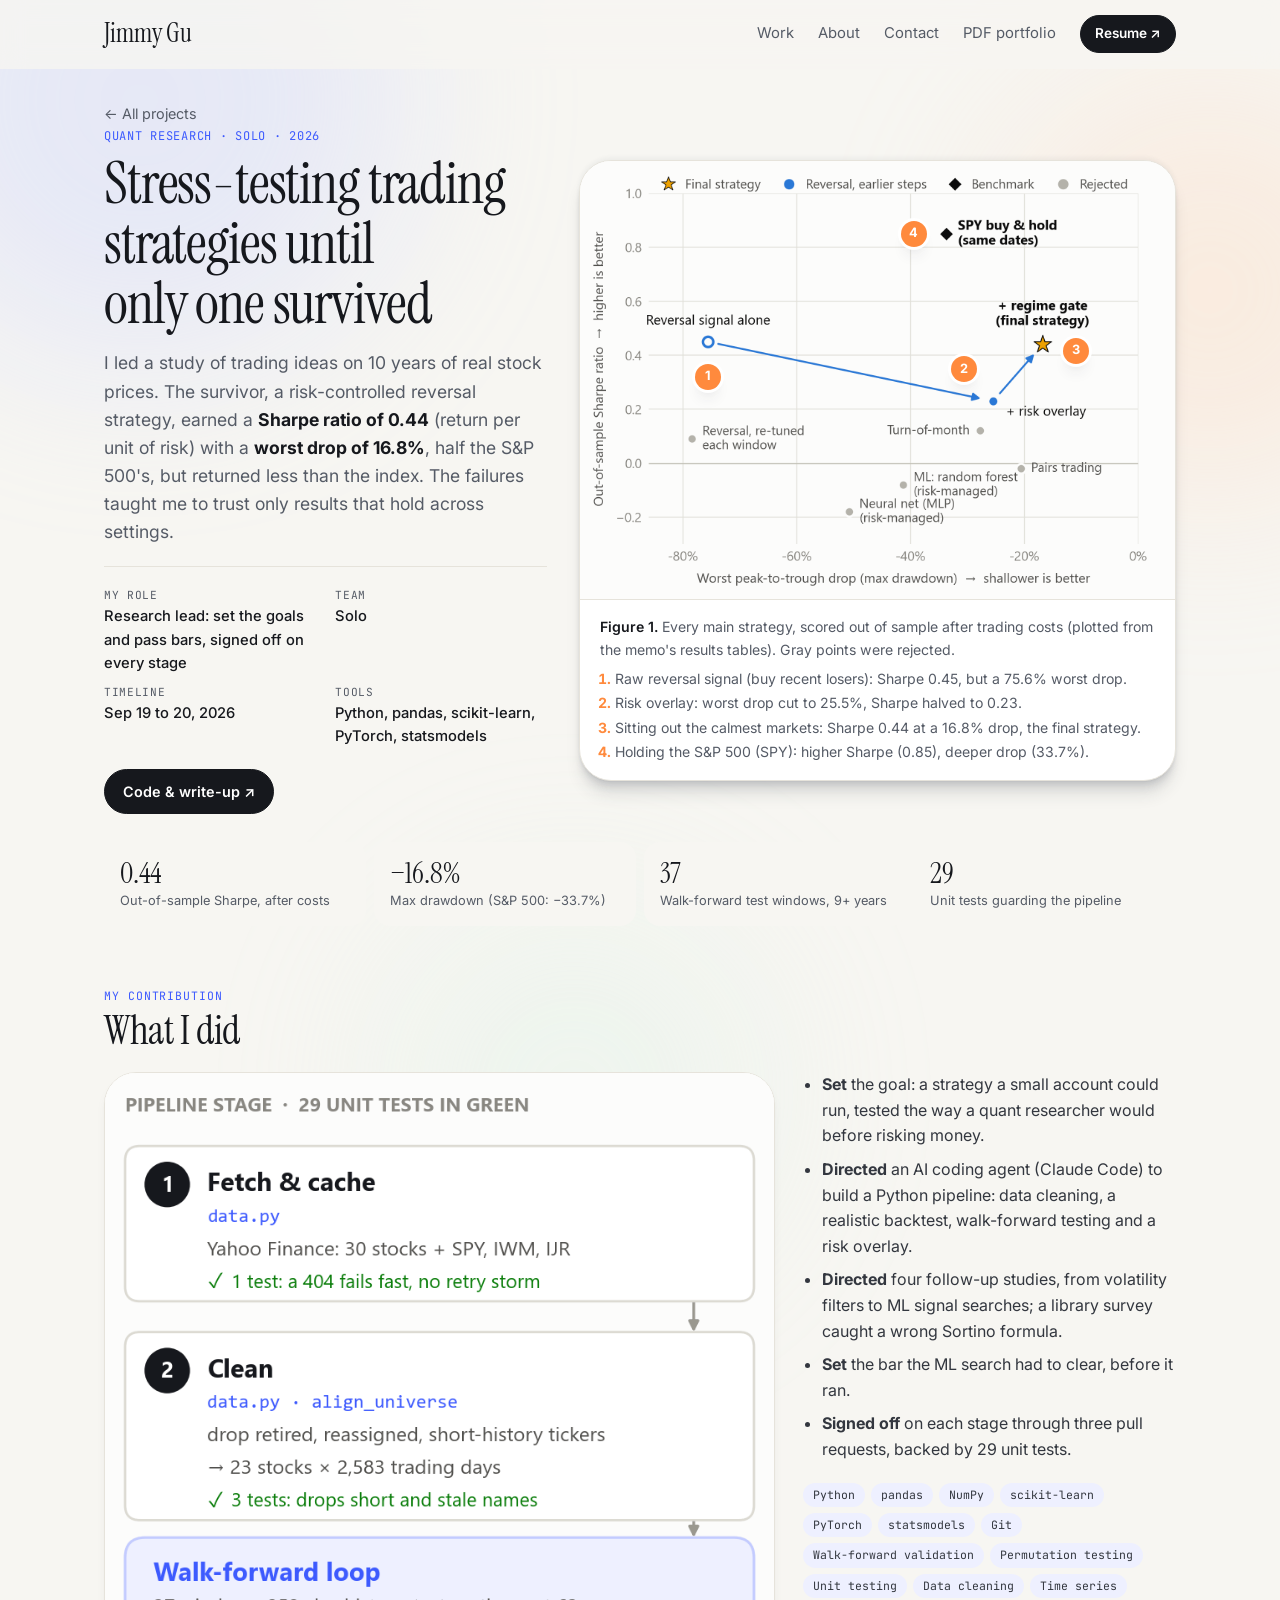
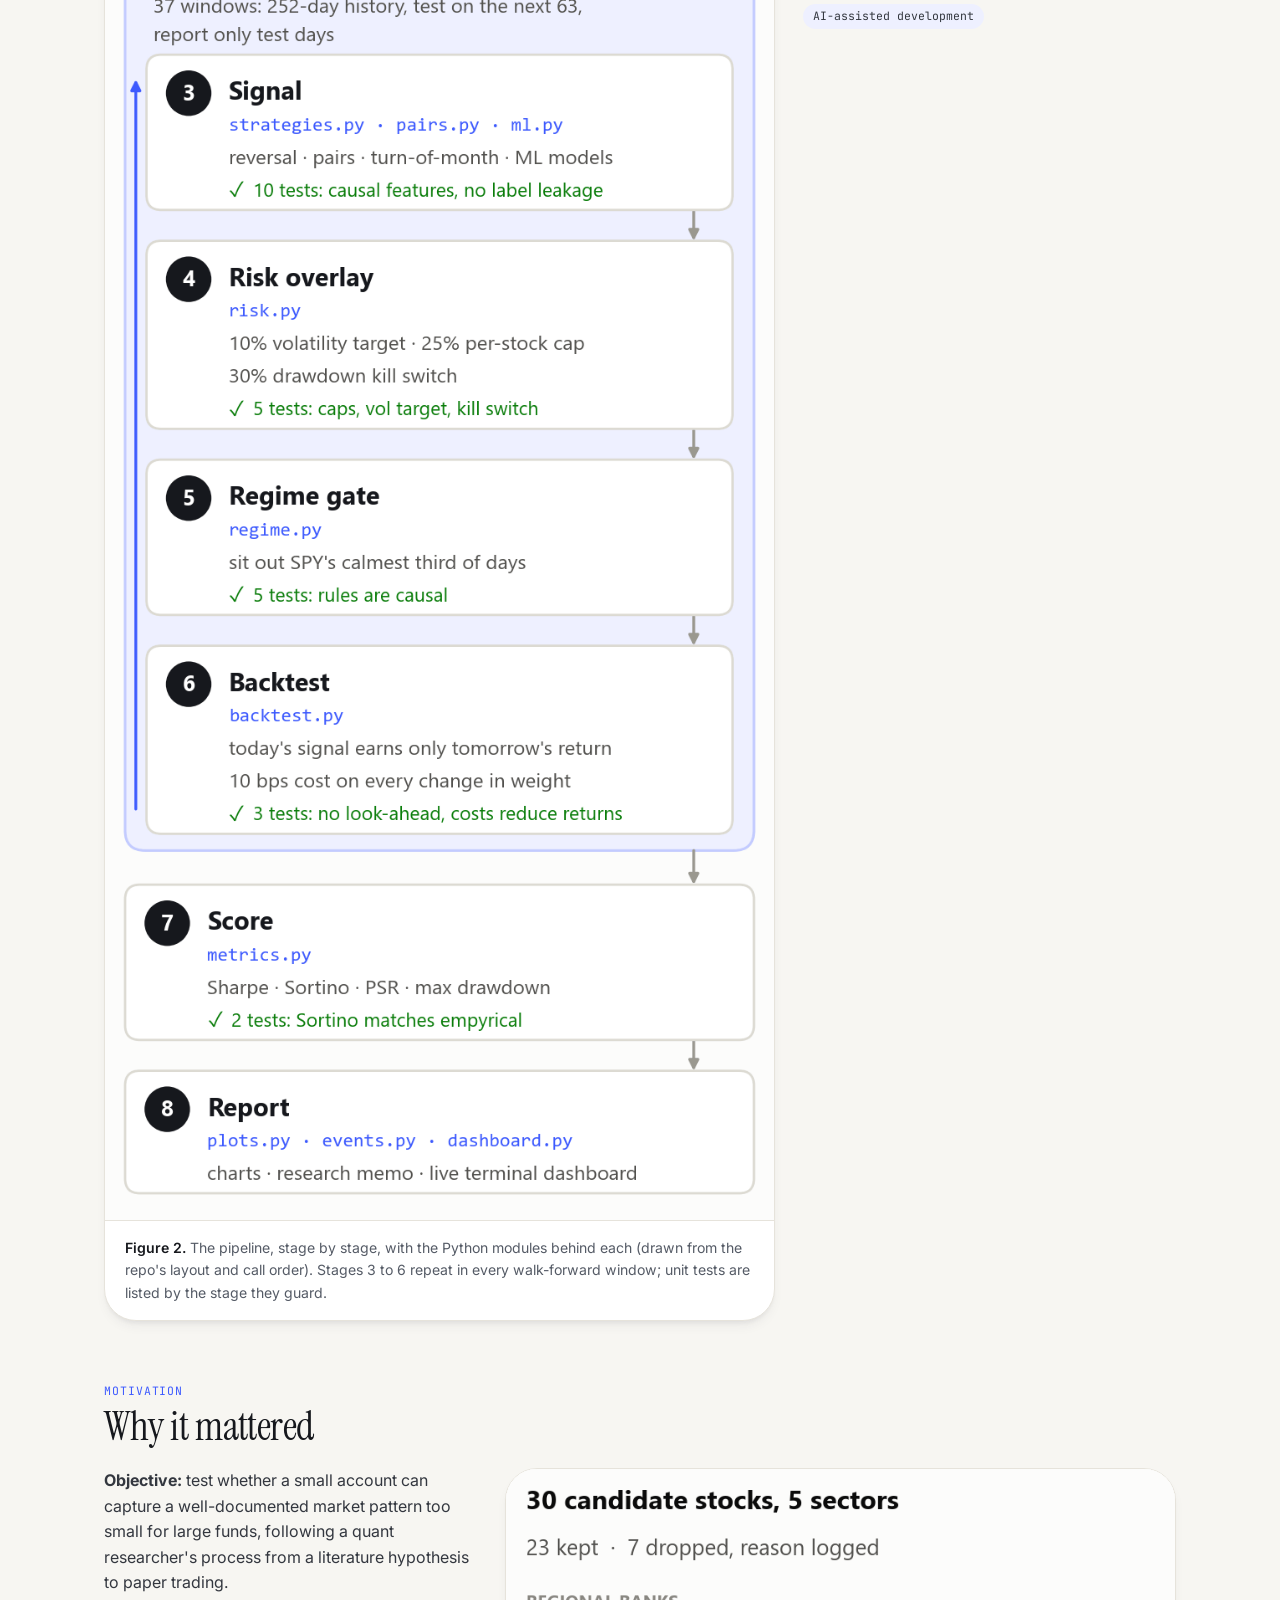
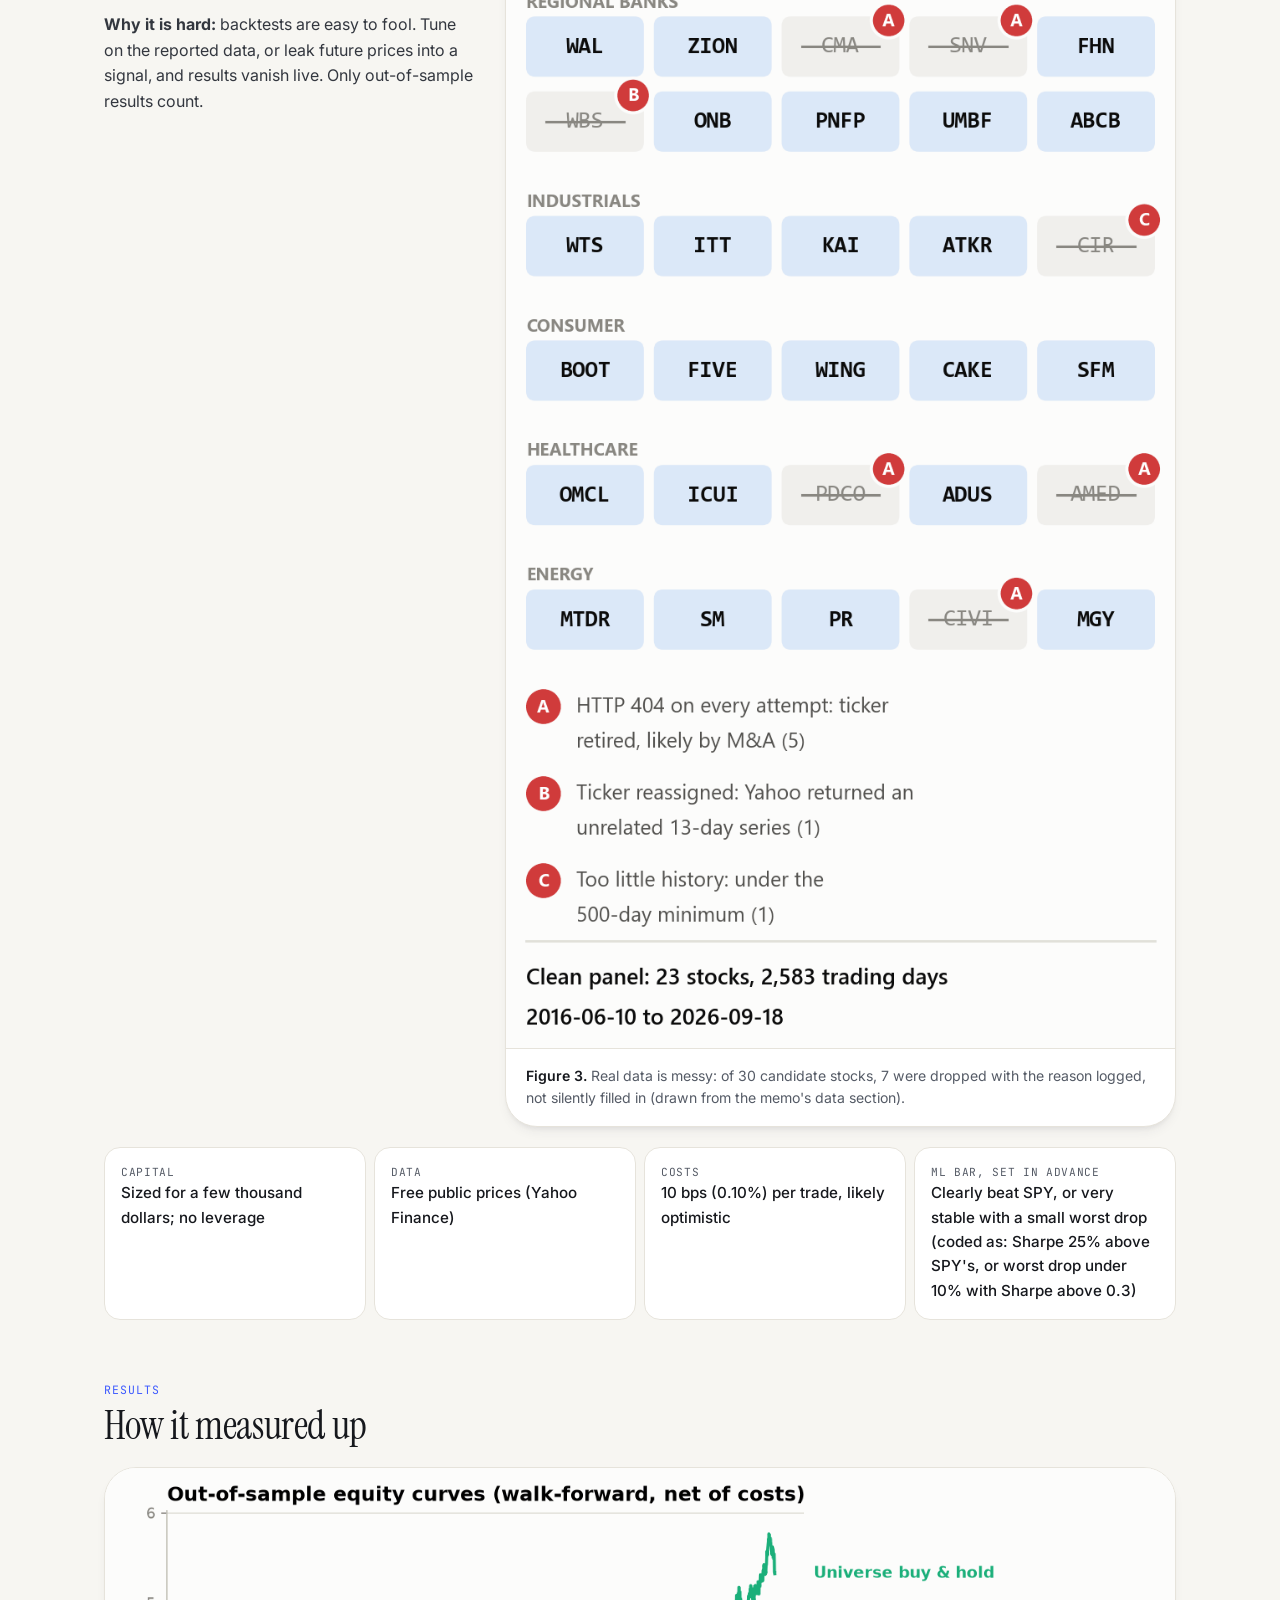
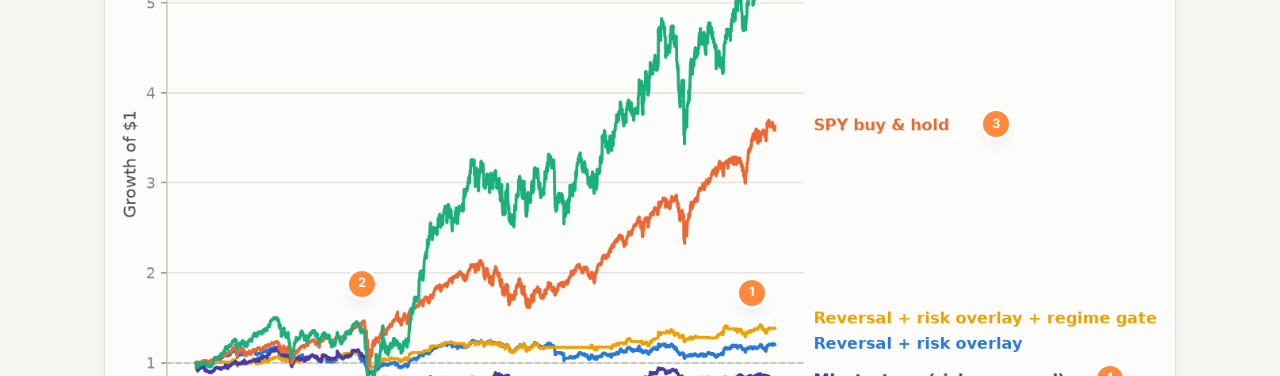
<file: projects/quant-alpha.html>
<!DOCTYPE html>
<html lang="en">
<head>
  <meta charset="UTF-8" />
  <meta name="viewport" content="width=device-width, initial-scale=1.0" />
  <title>Stress-Testing Trading Strategies Until Only One Survived | Jimmy Gu</title>
  <meta name="description" content="A walk-forward backtesting study on 10 years of real market data: one strategy survived (Sharpe 0.44, max drawdown -16.8%, half the S&amp;P 500's), and the ideas that failed are documented." />
  <link rel="canonical" href="https://ygu60.github.io/projects/quant-alpha.html" />
  <link rel="icon" href="../favicon.ico" sizes="32x32" />
  <link rel="icon" href="../favicon.svg" type="image/svg+xml" />
  <meta property="og:type" content="article" />
  <meta property="og:site_name" content="Jimmy Gu" />
  <meta property="og:title" content="Stress-testing trading strategies until only one survived | Jimmy Gu" />
  <meta property="og:description" content="A walk-forward backtesting study on 10 years of real market data: one strategy survived (Sharpe 0.44, worst drop 16.8%, half the S&amp;P 500's), and every failed idea is documented." />
  <meta property="og:url" content="https://ygu60.github.io/projects/quant-alpha.html" />
  <meta property="og:image" content="https://ygu60.github.io/assets/img/quant-alpha/risk-return-map.png" />
  <meta property="og:image:alt" content="Scatter chart of the main strategies tested, out-of-sample Sharpe ratio against worst drawdown, with the final strategy starred." />
  <meta name="twitter:card" content="summary_large_image" />
  <link rel="preconnect" href="https://fonts.googleapis.com" />
  <link rel="preconnect" href="https://fonts.gstatic.com" crossorigin />
  <link href="https://fonts.googleapis.com/css2?family=Inter:wght@400;500;600;700&family=Instrument+Serif:ital@0;1&family=JetBrains+Mono:wght@400;500&display=swap" rel="stylesheet" />
  <link rel="stylesheet" href="../assets/css/open-props.min.css" />
  <link rel="stylesheet" href="../styles.css" />
  <style>
    .fig a.zoom { display: block; cursor: zoom-in; }
    .tap-hint { display: none; }
    @media (max-width: 860px) { .tap-hint { display: inline; } }
    .deep .tbl { overflow-x: auto; margin: var(--size-2) 0 var(--size-3); }
    .deep table { width: 100%; border-collapse: collapse; font-size: 0.86rem; }
    .deep th, .deep td { padding: 6px 8px; border-bottom: 1px solid var(--line); text-align: left; vertical-align: top; }
    .deep th { font-weight: 600; color: var(--ink-2); font-size: 0.78rem; }
    .deep td + td, .deep th + th { text-align: right; white-space: nowrap; font-variant-numeric: tabular-nums; }
    .deep tr.final td { font-weight: 600; background: #fff7e0; }
    .deep tr.sub td { color: var(--ink-2); }
  </style>
</head>
<body>
  <div class="bg-blobs" aria-hidden="true"><span></span><span></span><span></span></div>

  <header class="nav">
    <div class="wrap nav-inner">
      <a href="../index.html" class="logo">Jimmy Gu</a>
      <nav>
        <a href="../index.html#work">Work</a>
        <a href="../index.html#about">About</a>
        <a href="../index.html#contact">Contact</a>
        <a href="../assets/Jimmy_Gu_Portfolio.pdf" download>PDF portfolio</a>
        <a href="../assets/Jimmy_Gu_Resume.pdf" class="btn btn-sm" target="_blank" rel="noopener">Resume ↗</a>
      </nav>
    </div>
  </header>

  <main class="wrap pp">
    <a href="../index.html#work" class="back">← All projects</a>

    <!-- 1 + 2. TITLE & OUTCOME -->
    <header class="pp-hero">
      <div>
        <p class="kicker">Quant research · Solo · 2026</p>
        <h1>Stress-testing trading strategies until only one survived</h1>
        <p class="pp-outcome">I led a study of trading ideas on 10 years of real stock prices. The survivor, a risk-controlled reversal strategy, earned a <strong>Sharpe ratio of 0.44</strong> (return per unit of risk) with a <strong>worst drop of 16.8%</strong>, half the S&amp;P 500's, but returned less than the index. The failures taught me to trust only results that hold across settings.</p>
        <dl class="pp-facts">
          <div><dt>My role</dt><dd>Research lead: set the goals and pass bars, signed off on every stage</dd></div>
          <div><dt>Team</dt><dd>Solo</dd></div>
          <div><dt>Timeline</dt><dd>Sep 19 to 20, 2026</dd></div>
          <div><dt>Tools</dt><dd>Python, pandas, scikit-learn, PyTorch, statsmodels</dd></div>
        </dl>
        <div class="actions">
          <a class="btn" href="https://github.com/ygu60/quant-alpha-research" target="_blank" rel="noopener">Code &amp; write-up ↗</a>
        </div>
      </div>
      <figure class="fig fig-hero">
        <div class="annot">
          <a class="zoom" href="../assets/img/quant-alpha/risk-return-map.png" target="_blank" rel="noopener">
            <img src="../assets/img/quant-alpha/risk-return-map.png" width="1600" height="1178" alt="Scatter of out-of-sample Sharpe ratio against max drawdown for the main strategies tested. An arrow path runs from the raw reversal signal (Sharpe 0.45, drawdown -75.6%) to the risk-managed version (0.23, -25.5%) to the final regime-gated strategy (0.44, -16.8%). SPY sits at 0.85 and -33.7%. Rejected strategies (re-tuned reversal, pairs, turn-of-month, random forest, neural net) sit near or below zero." />
          </a>
          <span class="pin" style="left:21.5%;top:49.2%">1</span>
          <span class="pin" style="left:64.5%;top:47.5%">2</span>
          <span class="pin" style="left:83.4%;top:43.3%">3</span>
          <span class="pin" style="left:56.1%;top:16.6%">4</span>
        </div>
        <figcaption><b>Figure 1.</b> Every main strategy, scored out of sample after trading costs (plotted from the memo's results tables). Gray points were rejected.<span class="tap-hint"> Tap a figure to enlarge it.</span>
          <ol>
            <li>Raw reversal signal (buy recent losers): Sharpe 0.45, but a 75.6% worst drop.</li>
            <li>Risk overlay: worst drop cut to 25.5%, Sharpe halved to 0.23.</li>
            <li>Sitting out the calmest markets: Sharpe 0.44 at a 16.8% drop, the final strategy.</li>
            <li>Holding the S&amp;P 500 (SPY): higher Sharpe (0.85), deeper drop (33.7%).</li>
          </ol>
        </figcaption>
      </figure>
    </header>

    <div class="kpis">
      <div><strong>0.44</strong><span>Out-of-sample Sharpe, after costs</span></div>
      <div><strong>−16.8%</strong><span>Max drawdown (S&amp;P 500: −33.7%)</span></div>
      <div><strong>37</strong><span>Walk-forward test windows, 9+ years</span></div>
      <div><strong>29</strong><span>Unit tests guarding the pipeline</span></div>
    </div>

    <!-- 3. EXPERIENCE, LEARNING & SKILLS -->
    <section class="pp-section">
      <h2><small>My contribution</small>What I did</h2>
      <div class="pp-split">
        <figure class="fig">
          <a class="zoom" href="../assets/img/quant-alpha/architecture.png" target="_blank" rel="noopener">
            <picture>
              <source media="(max-width: 600px)" srcset="../assets/img/quant-alpha/architecture-m.png" width="800" height="2088" />
              <img src="../assets/img/quant-alpha/architecture.png" width="1600" height="1801" loading="lazy" alt="Pipeline diagram: 1 fetch and cache, 2 clean, then a walk-forward loop containing 3 signal, 4 risk overlay, 5 regime gate and 6 backtest, followed by 7 score and 8 report. Each stage lists its Python modules and the unit tests that guard it." />
            </picture>
          </a>
          <figcaption><b>Figure 2.</b> The pipeline, stage by stage, with the Python modules behind each (drawn from the repo's layout and call order). Stages 3 to 6 repeat in every walk-forward window; unit tests are listed by the stage they guard.</figcaption>
        </figure>
        <div class="pp-text">
          <ul>
            <li><strong>Set</strong> the goal: a strategy a small account could run, tested the way a quant researcher would before risking money.</li>
            <li><strong>Directed</strong> an AI coding agent (Claude Code) to build a Python pipeline: data cleaning, a realistic backtest, walk-forward testing and a risk overlay.</li>
            <li><strong>Directed</strong> four follow-up studies, from volatility filters to ML signal searches; a library survey caught a wrong Sortino formula.</li>
            <li><strong>Set</strong> the bar the ML search had to clear, before it ran.</li>
            <li><strong>Signed off</strong> on each stage through three pull requests, backed by 29 unit tests.</li>
          </ul>
          <ul class="tags">
            <li><a href="../index.html?skill=Python#work">Python</a></li><li><a href="../index.html?skill=pandas#work">pandas</a></li><li><a href="../index.html?skill=NumPy#work">NumPy</a></li><li><a href="../index.html?skill=scikit-learn#work">scikit-learn</a></li><li><a href="../index.html?skill=PyTorch#work">PyTorch</a></li><li><a href="../index.html?skill=statsmodels#work">statsmodels</a></li><li><a href="../index.html?skill=Git#work">Git</a></li>
            <li><a href="../index.html?skill=Walk-forward%20validation#work">Walk-forward validation</a></li><li><a href="../index.html?skill=Permutation%20testing#work">Permutation testing</a></li><li><a href="../index.html?skill=Unit%20testing#work">Unit testing</a></li><li><a href="../index.html?skill=Data%20cleaning#work">Data cleaning</a></li><li><a href="../index.html?skill=Time%20series#work">Time series</a></li><li><a href="../index.html?skill=AI-assisted%20development#work">AI-assisted development</a></li>
          </ul>
        </div>
      </div>
    </section>

    <!-- 4. MOTIVATION & CONSTRAINTS -->
    <section class="pp-section">
      <h2><small>Motivation</small>Why it mattered</h2>
      <div class="pp-split flip">
        <figure class="fig">
          <a class="zoom" href="../assets/img/quant-alpha/data-hygiene.png" target="_blank" rel="noopener">
            <picture>
              <source media="(max-width: 600px)" srcset="../assets/img/quant-alpha/data-hygiene-m.png" width="800" height="1409" />
              <img src="../assets/img/quant-alpha/data-hygiene.png" width="1600" height="1140" loading="lazy" alt="Grid of 30 candidate stock tickers in five sectors. 23 are kept; 7 are struck through with a reason: five returned HTTP 404 (CMA, SNV, PDCO, AMED, CIVI), one was a reassigned ticker (WBS), one had too little history (CIR)." />
            </picture>
          </a>
          <figcaption><b>Figure 3.</b> Real data is messy: of 30 candidate stocks, 7 were dropped with the reason logged, not silently filled in (drawn from the memo's data section).</figcaption>
        </figure>
        <div class="pp-text">
          <p><strong>Objective:</strong> test whether a small account can capture a well-documented market pattern too small for large funds, following a quant researcher's process from a literature hypothesis to paper trading.</p>
          <p><strong>Why it is hard:</strong> backtests are easy to fool. Tune on the reported data, or leak future prices into a signal, and results vanish live. Only out-of-sample results count.</p>
        </div>
      </div>
      <dl class="constraints">
        <div><dt>Capital</dt><dd>Sized for a few thousand dollars; no leverage</dd></div>
        <div><dt>Data</dt><dd>Free public prices (Yahoo Finance)</dd></div>
        <div><dt>Costs</dt><dd>10 bps (0.10%) per trade, likely optimistic</dd></div>
        <div><dt>ML bar, set in advance</dt><dd>Clearly beat SPY, or very stable with a small worst drop (coded as: Sharpe 25% above SPY's, or worst drop under 10% with Sharpe above 0.3)</dd></div>
      </dl>
    </section>

    <!-- RESULTS AGAINST THE OBJECTIVE -->
    <section class="pp-section">
      <h2><small>Results</small>How it measured up</h2>
      <div class="pp-results">
        <figure class="fig">
          <div class="annot">
            <a class="zoom" href="../assets/img/quant-alpha/equity-curves.png" target="_blank" rel="noopener">
              <img src="../assets/img/quant-alpha/equity-curves.png" width="1350" height="750" loading="lazy" alt="Out-of-sample growth of one dollar, 2017 to 2026: the universe and SPY buy-and-hold lines climb to about 5.3x and 3.6x, the final regime-gated strategy grows slowly to about 1.4x, the same strategy without the gate to about 1.2x, and the ML strategy ends below 1 (about 0.8)." />
            </a>
            <span class="pin" style="left:60.5%;top:71.5%">1</span>
            <span class="pin" style="left:24%;top:70%">2</span>
            <span class="pin" style="left:83.3%;top:43.2%">3</span>
            <span class="pin" style="left:93.9%;top:86%">4</span>
          </div>
          <figcaption><b>Figure 4.</b> Growth of $1 on out-of-sample days (mid-2017 to 2026), after costs; real output of the pipeline.
            <ol>
              <li>Final strategy (yellow): 3.6% a year with shallow dips.</li>
              <li>March 2020: the same 23 stocks, simply held (green), bottomed 57% below their 2018 peak.</li>
              <li>SPY: far more growth, with a 33.7% drawdown.</li>
              <li>Best ML model, same risk controls: lost money. Rejected.</li>
            </ol>
          </figcaption>
        </figure>
        <div class="pp-text">
          <ul class="goals cols">
            <li><span class="v met">✓ Met</span><strong>Idea from the literature.</strong> Short-term reversal held up out of sample (Sharpe 0.45).</li>
            <li><span class="v met">✓ Met, with limits</span><strong>Realistic backtest.</strong> Signal delay and trading costs, but flat costs and survivorship bias.</li>
            <li><span class="v part">◐ Partly</span><strong>Out-of-sample test.</strong> Some filter settings were picked on the same data; probabilistic Sharpe 0.91, short of 0.95.</li>
            <li><span class="v met">✓ Met</span><strong>Honest reporting.</strong> Every failed idea is documented.</li>
            <li><span class="v no">○ Not met</span><strong>ML search bar.</strong> The best model lost money once risk-managed and beat only 4 of 5 shuffled-label noise runs.</li>
            <li><span class="v no">○ Not met</span><strong>Beat the market.</strong> SPY had a higher Sharpe (0.85). Next step: a quarter of paper trading.</li>
          </ul>
        </div>
      </div>

      <div class="lesson"><h3>What I learned</h3>
        <p><strong>One good number is not evidence.</strong> A volatility filter that scored 0.32 at one lookback flipped to −0.06 at another (Figure 5). I now check results across more than one reasonable setting, and test risk code on long, real data: three silent bugs showed up only in the full backtest (see Methods).</p>
      </div>
    </section>

    <!-- 5. TECHNICAL DETAILS -->
    <section class="pp-section">
      <h2><small>Technical details</small>How it was tested</h2>
      <div class="pp-gallery">
        <figure class="fig">
          <div class="annot">
            <a class="zoom" href="../assets/img/quant-alpha/regime-robustness.png" target="_blank" rel="noopener">
              <img src="../assets/img/quant-alpha/regime-robustness.png" width="1600" height="1000" loading="lazy" alt="Dumbbell chart of Sharpe ratios for regime filters at two lookback windows. Skip-the-calmest-third scores 0.44 and 0.42. Trade-only-the-most-volatile-third scores 0.32 at 504 days but -0.06 at 252 days. Single-window gates: Markov-switching 0.13, high vol plus downtrend 0.17, downtrend only 0.09. A vertical line marks the no-gate baseline of 0.23." />
            </a>
            <span class="pin" style="left:53.1%;top:25.8%">1</span>
            <span class="pin" style="left:53.8%;top:49%">2</span>
            <span class="pin" style="left:43.4%;top:59.5%">3</span>
          </div>
          <figcaption><b>Figure 5.</b> Robustness check: the two volatility-tertile filters were each scored at two lookback windows; the other gates at one (drawn from the memo's regime table).
            <ol>
              <li>“Skip the calmest third of days” held at both (0.44, 0.42): kept.</li>
              <li>“Trade only the most volatile third”: 0.32, then −0.06. Rejected.</li>
              <li>A Markov-switching model of market states: 0.13, below no gate (0.23).</li>
            </ol>
          </figcaption>
        </figure>
        <figure class="fig">
          <div class="annot">
            <a class="zoom" href="../assets/img/quant-alpha/window-sharpe.png" target="_blank" rel="noopener">
              <img src="../assets/img/quant-alpha/window-sharpe.png" width="1600" height="919" loading="lazy" alt="Bar chart of the final strategy's Sharpe ratio in each of 37 walk-forward test quarters from mid-2017 to 2026: 21 positive bars, 14 negative bars, and two empty quarters in mid-2023 shaded as in cash with the gate off. The deepest bar, about -3.8, is the quarter ending March 2020." />
            </a>
            <span class="pin" style="left:39.7%;top:78.3%">1</span>
            <span class="pin" style="left:66.1%;top:76.2%">2</span>
          </div>
          <figcaption><b>Figure 6.</b> The final strategy's Sharpe in each of its 37 test quarters: 21 positive, 14 negative, and at least one positive quarter in every year (redrawn from the pipeline's chart).
            <ol>
              <li>Worst: Dec 2019 to Mar 12, 2020, as the COVID crash began.</li>
              <li>Mid-2023: the gate kept the strategy in cash.</li>
            </ol>
          </figcaption>
        </figure>
      </div>

      <details class="deep"><summary>Methods in depth</summary>
        <div class="pp-text">
          <h3>Strategy and risk controls</h3>
          <p>Short-term reversal is a decades-old finding (Jegadeesh 1990; Lehmann 1990): stocks that fell hardest over the last few days tend to bounce. Each day the pipeline ranks the 23 stocks by 3-day return and holds the five biggest losers at equal weight, long-only. The risk overlay scales the book toward 10% annualized volatility (20-day lookback, never above 1x), caps any one stock at 25% and total exposure at 100%, and goes to cash if the signal's own drawdown passes 30%, re-entering once it recovers to within 10%. The regime gate ranks SPY's 20-day realized volatility against its trailing 252-day history and stays out on days in the calmest third, which left the strategy active on 63% of out-of-sample days.</p>
          <h3>Pipeline and data</h3>
          <ul>
            <li><strong>Cleaning (stage 2 in Figure 2):</strong> the pass dropped 7 of 30 tickers and logged why (Figure 3), leaving 23 stocks × 2,583 trading days.</li>
            <li><strong>The loop:</strong> within each window, parameters never see that window's test data, and only test-day returns are reported.</li>
            <li><strong>Bugs the real data exposed (stages 4 and 6):</strong> the first drawdown kill switch fired once in December 2018 and then sat in cash for the remaining seven years, producing a fake-good Sharpe of 0.46. The first fix flapped on and off repeatedly, and a scoring step silently erased the overlay's cash positions. All three surfaced only when the full multi-year backtest ran and the exposure numbers were checked for sense; all three are fixed, and the kill-switch bugs have regression tests. Cross-checking against the empyrical library also caught a wrong Sortino formula.</li>
          </ul>
          <h3>Validation</h3>
          <ul>
            <li><strong>Walk-forward:</strong> 252-day history and 63-day test windows, stepping by 63 days, so the 37 test windows tile mid-2017 to 2026 with no gaps or overlap. The headline strategy runs the same fixed parameters in every window; the history slice is used only where a method needs fitting (the nested tuning check, the ML models, pair selection, the Markov model).</li>
            <li><strong>Nested tuning check:</strong> a 3 × 2 grid (lookback of 2, 3 or 5 days × 15% or 25% of names) picked on each training slice only. It made results worse (Sharpe 0.45 to 0.09), evidence that the untuned default is not a lucky draw.</li>
            <li><strong>Gate lookback check (Figure 5):</strong> the kept gate scored 0.44 with a 252-day volatility history and 0.42 with a 504-day one. The 504-day version's 0.42 includes Jun 2017 to Jan 2018, before that gate had enough history, when it defaulted to always on; on the days it operated it scored 0.31 (252-day gate: 0.44, no gate: 0.13, same days).</li>
            <li><strong>Probabilistic Sharpe Ratio</strong> (Bailey and López de Prado 2012): the chance the true Sharpe is above zero, given sample size, skew and fat tails. The final strategy's is 0.91.</li>
            <li><strong>ML guardrails:</strong> 15 trailing-window features (momentum, volatility, RSI, moving-average gap, volume surge, cross-sectional ranks), with a unit test checking that changing future prices never changes any earlier feature value. Training rows whose forward-return label reaches into the test window are purged (López de Prado 2018). Tree-model hyperparameters were fixed and conservative before looking at results; the neural net got only a small, pre-registered 2 × 2 grid.</li>
            <li><strong>Shuffled-label negative control:</strong> the best tree model, a random forest predicting 10-day returns, was retrained five times on shuffled labels, which destroys any real signal. Its real Sharpe of 0.35 sat at only the 80th percentile of those noise runs (noise mean −0.03); the best neural net sat at the 75th percentile of four runs. A real edge should clear something like the 95th. With so few runs, this is a strong hint, not a precise p-value.</li>
            <li><strong>Bigger models did not find more signal:</strong> the other two model types scored lower still, and the neural net did worst once risk-managed (Sharpe −0.18). That points to the information in daily price data, not the model, as the bottleneck.</li>
          </ul>
          <h3>Against the market</h3>
          <p>Before the gate, the strategy's returns were 0.70 correlated with holding the same 23 stocks (the gate only changes when that book is held), so it is not a diversifier. It would also fail the ML search's bar, which needed a Sharpe above 1.06, or a worst drop under 10% with a Sharpe above 0.3.</p>
          <h3>Results table (the data behind Figure 1)</h3>
          <div class="tbl">
            <table>
              <thead><tr><th>Strategy (out of sample, after 10 bps costs)</th><th>Sharpe</th><th>PSR</th><th>Max DD</th></tr></thead>
              <tbody>
                <tr class="final"><td>Reversal + risk overlay + regime gate (final)</td><td>0.44</td><td>0.91</td><td>−16.8%</td></tr>
                <tr><td>Reversal + risk overlay</td><td>0.23</td><td>0.76</td><td>−25.5%</td></tr>
                <tr><td>Reversal, raw signal</td><td>0.45</td><td>0.91</td><td>−75.6%</td></tr>
                <tr><td>Reversal, re-tuned each window</td><td>0.09</td><td>0.61</td><td>−78.4%</td></tr>
                <tr><td>Pairs trading, regional banks</td><td>−0.02</td><td>0.48</td><td>−20.6%</td></tr>
                <tr><td>Turn-of-month, SPY/IWM/IJR</td><td>0.12</td><td>0.64</td><td>−27.8%</td></tr>
                <tr><td>Random forest (10-day), risk-managed</td><td>−0.08</td><td>n/a</td><td>−41.3%</td></tr>
                <tr><td>Neural net (MLP), risk-managed</td><td>−0.18</td><td>n/a</td><td>−50.8%</td></tr>
                <tr class="sub"><td>Random forest (10-day), no risk overlay</td><td>0.35</td><td>0.85</td><td>−83.1%</td></tr>
                <tr class="sub"><td>Random forest (5-day), no risk overlay</td><td>0.16</td><td>0.69</td><td>−83.9%</td></tr>
                <tr class="sub"><td>Ridge regression (5-day), no risk overlay</td><td>0.09</td><td>0.61</td><td>−80.3%</td></tr>
                <tr class="sub"><td>Gradient boosting (5-day), no risk overlay</td><td>0.06</td><td>0.58</td><td>−75.1%</td></tr>
                <tr class="sub"><td>Neural net, best of 4 configs, no risk overlay</td><td>0.15</td><td>0.68</td><td>n/a</td></tr>
                <tr><td>SPY buy &amp; hold, same dates</td><td>0.85</td><td>n/a</td><td>−33.7%</td></tr>
              </tbody>
            </table>
          </div>
          <p>The other three neural-net configurations scored 0.07, 0.10 and −0.13 before risk controls. The other regime filters are in Figure 5.</p>
          <h3>Known limits</h3>
          <p>Survivorship bias is not corrected: dropping retired tickers means the backtest only sees companies that still exist, which flatters every result. The flat 10 bps cost probably understates spreads on the smallest names, and the backtest assumes trades fill at the closing price. Sharpe ratios use a 0% risk-free rate and idle cash earns nothing in the backtest, so the Sharpe is not an excess return over T-bills. The 37 windows are not 37 independent bets, because market regimes like the 2020 crash span several of them. Finally, some design choices (which volatility filter to keep, how loose to set the kill switch) were made after seeing backtest results on the same data, so the 0.44 likely overstates what to expect live; the memo calls for a third lookback window and at least a quarter of paper trading first.</p>
        </div>
      </details>
    </section>

    <nav class="pp-next">
      <a href="mosaic-aesthetics.html"><span>← Previous</span><strong>Measuring why people like mosaic art</strong></a>
      <a href="donor-dashboard.html"><span>Next →</span><strong>A donor dashboard that shows a crime victim nonprofit which donors come back</strong></a>
    </nav>
  </main>

  <footer class="wrap footer">
    <p>© 2026 Jimmy Gu · <a href="mailto:g.jimmy@wustl.edu">g.jimmy@wustl.edu</a> · <a href="https://www.linkedin.com/in/jimmy-yufan-gu" target="_blank" rel="noopener">LinkedIn ↗</a> · <a href="https://github.com/ygu60" target="_blank" rel="noopener">GitHub ↗</a> · <a href="../assets/Jimmy_Gu_Portfolio.pdf" download>PDF portfolio ↓</a></p>
    <p>Outside of work: running about 50 miles a week, judo, and BJJ.</p>
  </footer>
</body>
</html>
</file>
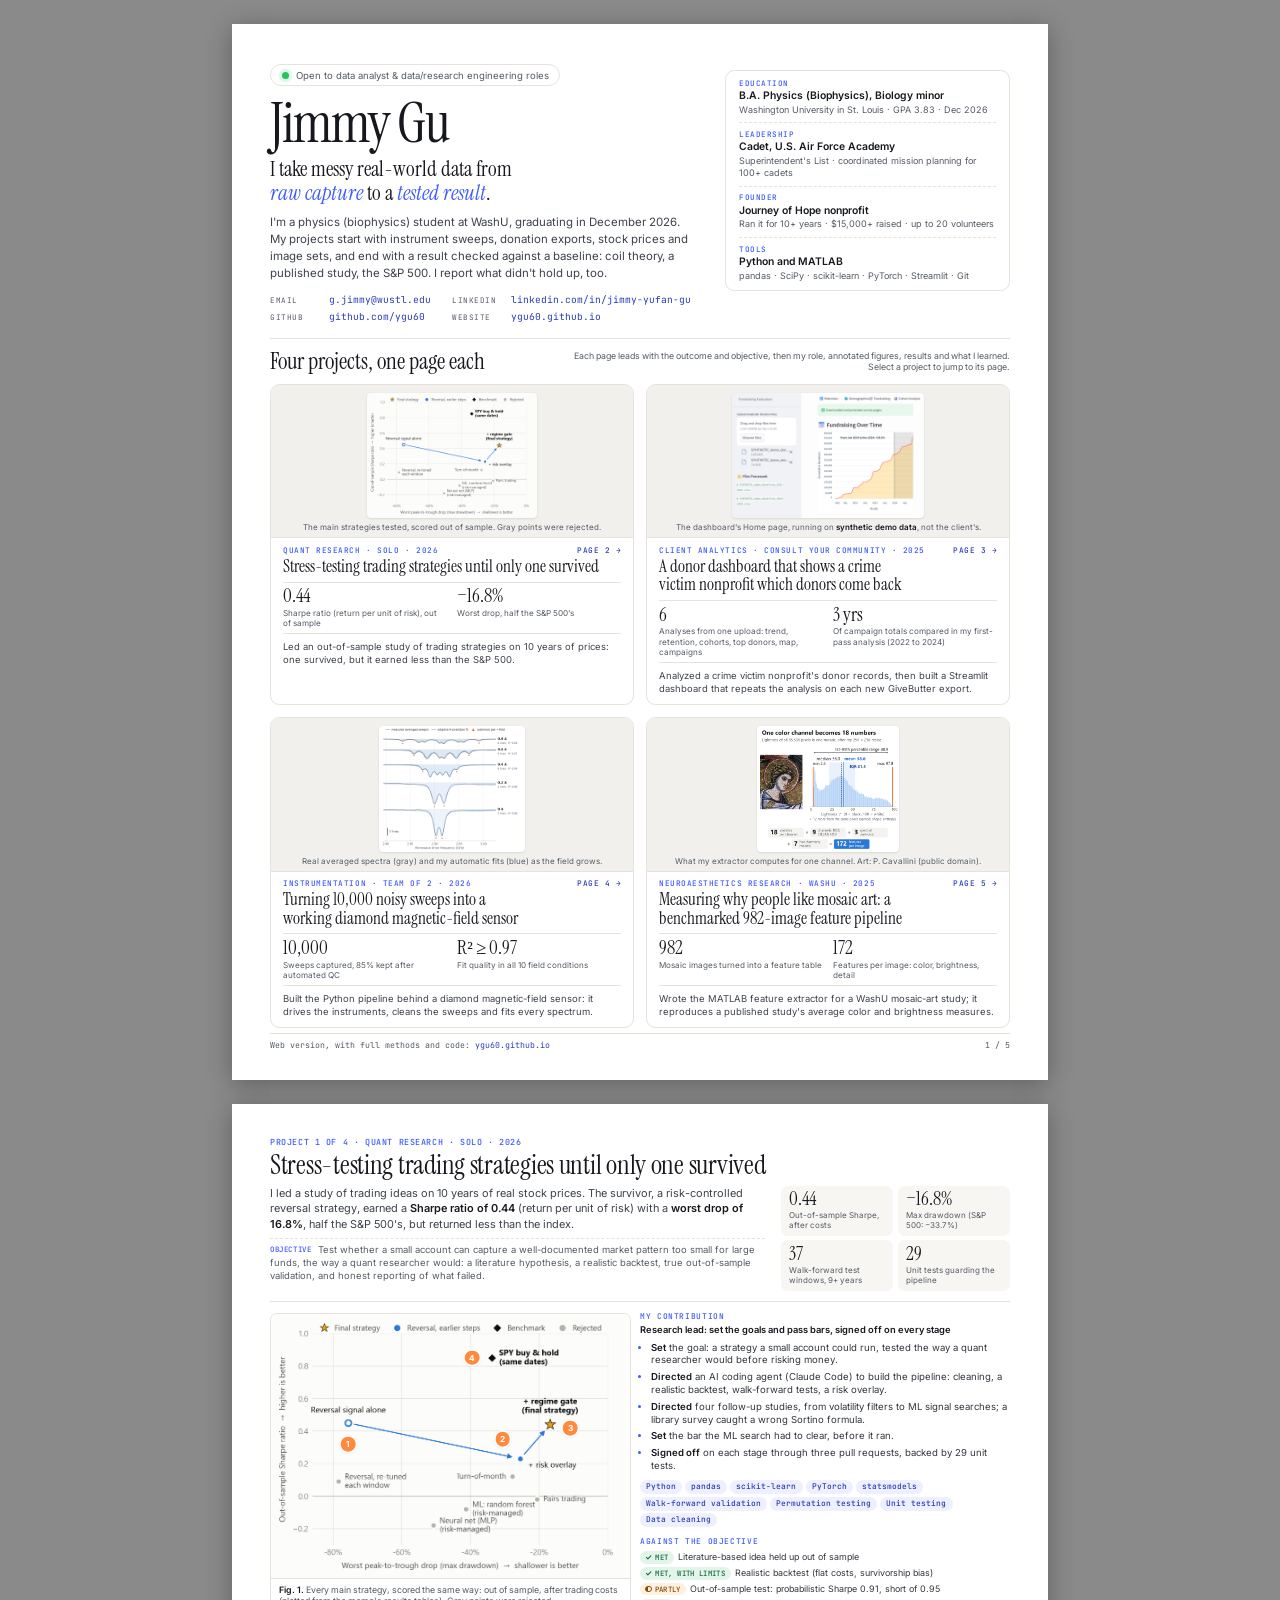
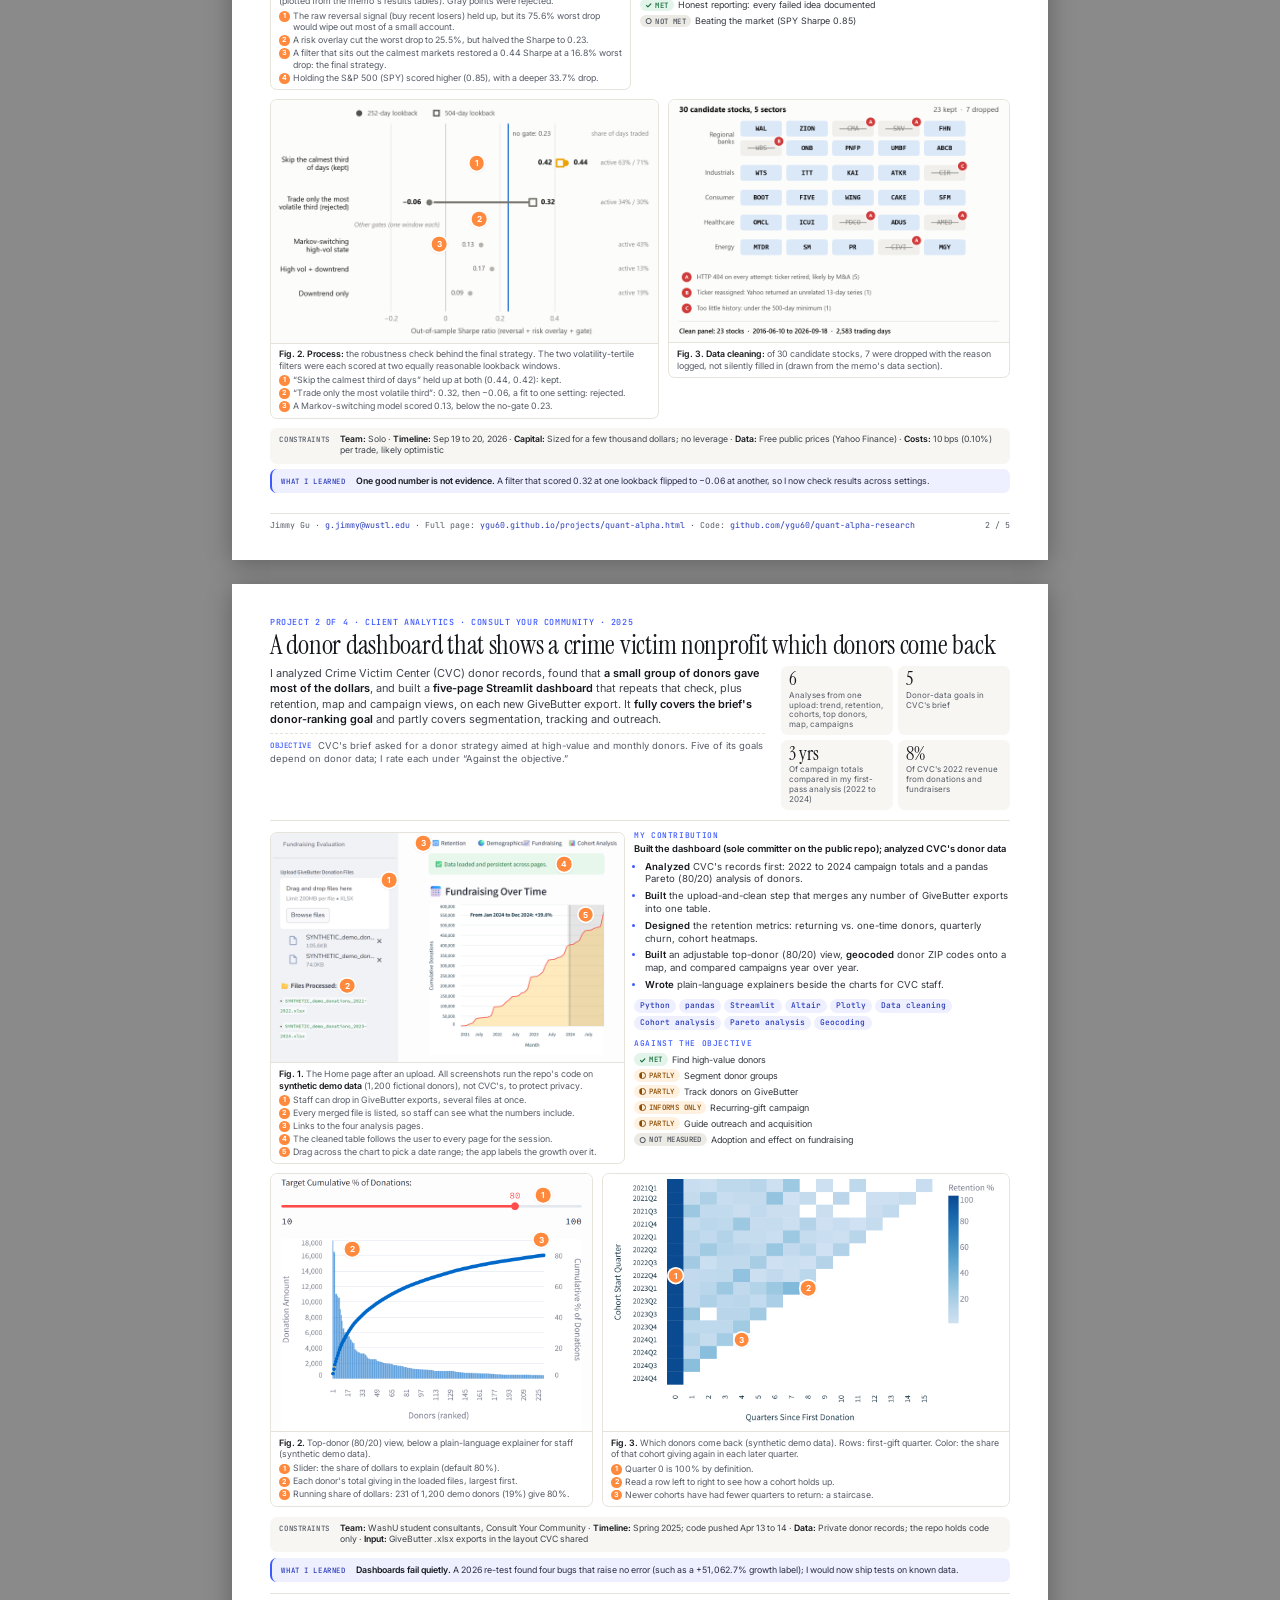
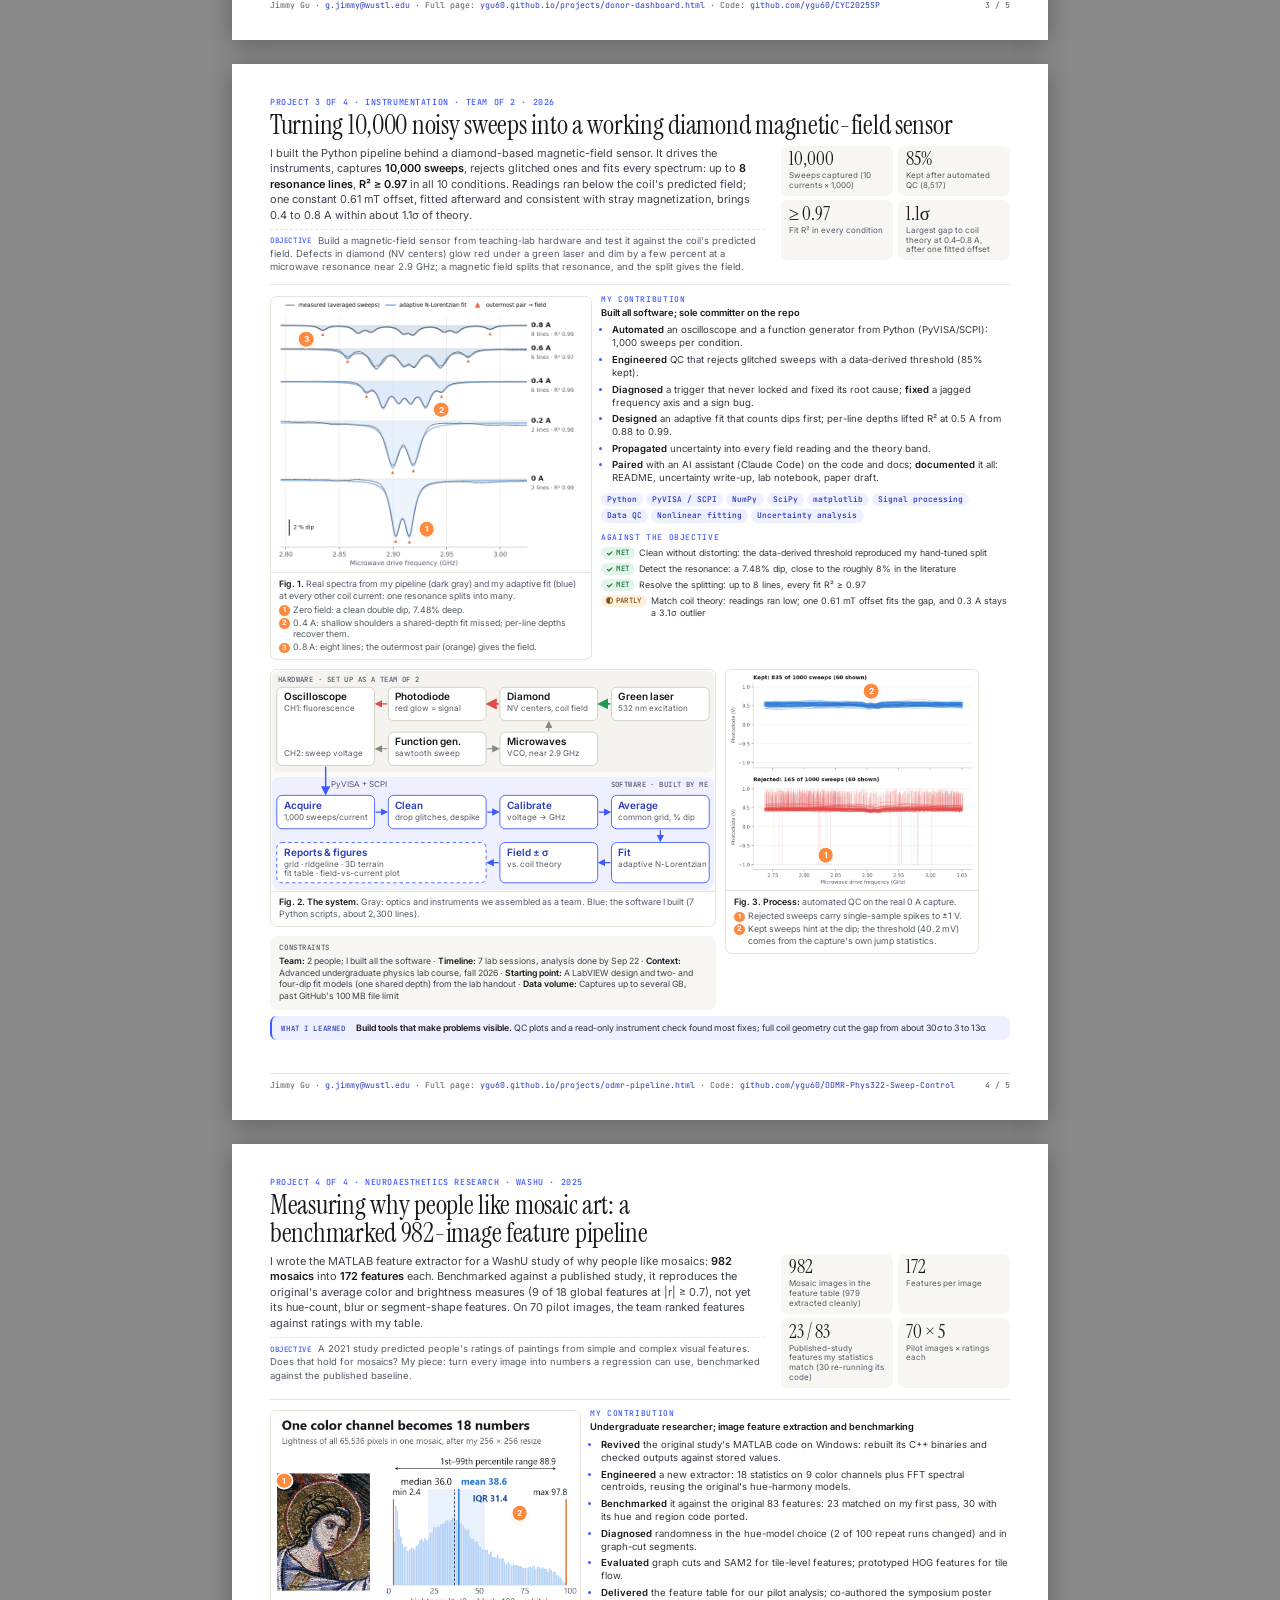
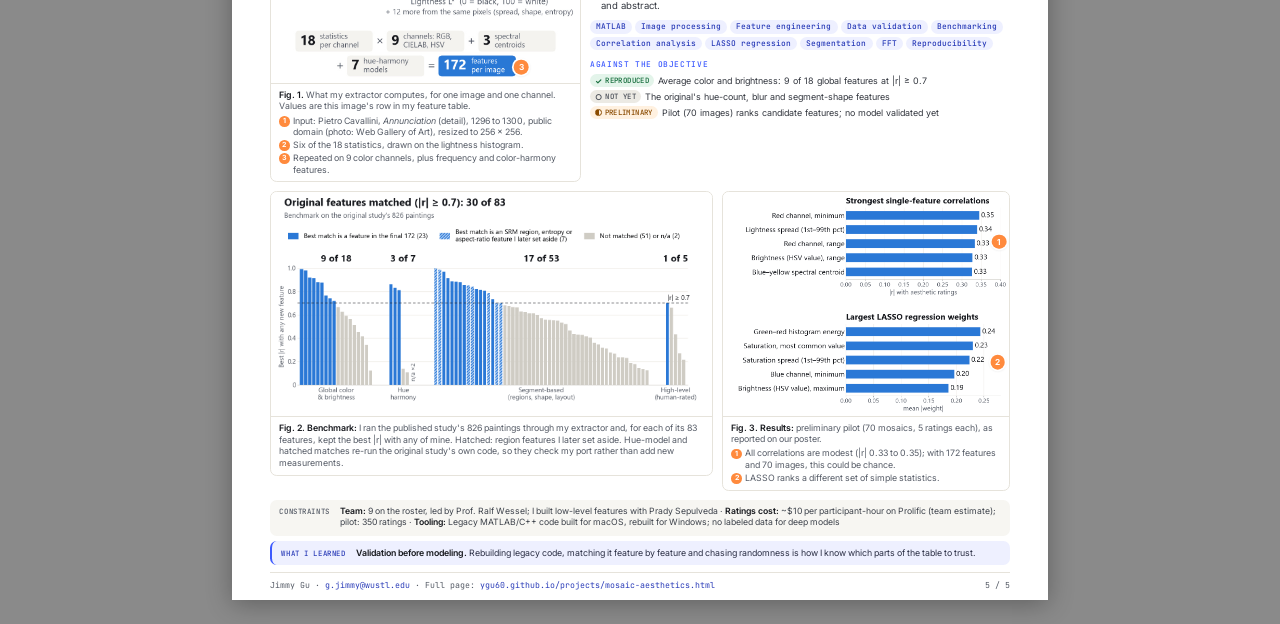
<file: tools/print.html>
<!DOCTYPE html>
<!-- GENERATED by tools/build_pdf.py from index.html and projects/*.html. Do not edit by hand: edit the
     pages (or the PRINT settings in build_pdf.py) and rebuild. Open it in a browser to preview. -->
<html lang="en">
<head>
<meta charset="UTF-8">
<meta name="robots" content="noindex">
<title>Jimmy Gu | Portfolio</title>
<link rel="preconnect" href="https://fonts.googleapis.com">
<link rel="preconnect" href="https://fonts.gstatic.com" crossorigin>
<link href="https://fonts.googleapis.com/css2?family=Inter:wght@400;500;600;700&amp;family=Instrument+Serif:ital@0;1&amp;family=JetBrains+Mono:wght@400;500&amp;display=swap" rel="stylesheet">
<style>
@page { size: 8.5in 11in; margin: 0; }
:root { --bg: #f7f6f2;
  --surface: #ffffff;
  --ink: #16181d;
  --ink-2: #555b66;
  --line: #e6e3db;
  --accent: #3d5afe;
  --accent-soft: #eef0ff;
  --warm: #ff8a3d;
  --media: #f1f0ec;
  --shadow-color: 220 20% 20%;
  --shadow-strength: 4%;
  --serif: "Instrument Serif", Georgia, serif;
  --sans: "Inter", system-ui, sans-serif;
  --mono: "JetBrains Mono", ui-monospace, monospace; }
* { box-sizing: border-box; margin: 0; padding: 0; }
html, body { background: #fff; }
body { font-family: var(--sans); color: var(--ink); font-size: 8pt; line-height: 1.36;
  -webkit-print-color-adjust: exact; print-color-adjust: exact; -webkit-font-smoothing: antialiased; }
a { color: inherit; text-decoration: none; }
img { display: block; }
ul, ol { list-style: none; }
.page { width: 816px; height: 1056px; padding: 33px 38px 29px; display: flex; flex-direction: column;
  overflow: hidden; position: relative; background: #fff; break-after: page; page-break-after: always; }
.page:last-child { break-after: auto; page-break-after: auto; }
@media screen { html, body { background: #8a8a8a; } .page { margin: 24px auto; box-shadow: 0 4px 24px rgb(0 0 0 / .3); } }

.kicker { font: 500 6.3pt/1.25 var(--mono); letter-spacing: .07em; text-transform: uppercase; color: var(--accent); }
.tags { display: flex; flex-wrap: wrap; gap: 2.2pt; }
.tags li { font: 500 5.9pt/1 var(--mono); background: var(--accent-soft); color: #2a3cb8; padding: 2.2pt 4.6pt; border-radius: 99px; }
.foot { margin-top: auto; display: flex; justify-content: space-between; gap: 12pt; padding-top: 5pt;
  border-top: .75pt solid var(--line); font: 400 6.2pt/1.3 var(--mono); color: var(--ink-2); }
.foot a { color: #2a3cb8; }

/* ---------- project pages ---------- */
.phead h1 { font-family: var(--serif); font-weight: 400; font-size: 20.5pt; line-height: 1.03; letter-spacing: -.01em; margin: 2.5pt 0 5pt; text-wrap: balance; }
.ph-split { display: flex; gap: 12pt; align-items: flex-start; }
.ph-split .ph-text { flex: 1 1 0; min-width: 0; }
.objective { font-size: 7.1pt; line-height: 1.38; color: var(--ink-2); margin-top: 4pt; padding-top: 3.5pt;
  border-top: .75pt dashed var(--line); }
.objective b { font: 500 5.6pt/1 var(--mono); letter-spacing: .08em; text-transform: uppercase; color: var(--accent);
  margin-right: 3pt; vertical-align: .6pt; }
.outcome { font-size: 8.2pt; line-height: 1.42; color: #3d424b; }
.outcome strong { color: var(--ink); font-weight: 600; }
.ph-split .kpis { flex: 0 0 172pt; display: grid; grid-template-columns: 1fr 1fr; gap: 3.5pt; align-content: start; }
.kpis div { background: var(--bg); border-radius: 5pt; padding: 3.5pt 6pt 4pt; }
.kpis strong { display: block; font-family: var(--serif); font-weight: 400; font-size: 14pt; line-height: 1; white-space: nowrap; }
.kpis span { display: block; font-size: 6pt; line-height: 1.22; color: var(--ink-2); margin-top: 1.5pt; }
.pbody { display: flex; flex-direction: column; gap: 9px; margin-top: 8pt; padding-top: 8pt; border-top: .75pt solid var(--line); }
.row { display: flex; gap: 9px; align-items: flex-start; }
.cell.grow { flex: 1 1 0; min-width: 0; }
.cell.stack { display: flex; flex-direction: column; gap: 9px; }

.pf { border: .75pt solid var(--line); border-radius: 5pt; overflow: hidden; background: #fff; }
.pimg { position: relative; overflow: hidden; background: #fbfbfa; }
.pimg img { width: 100%; height: auto; }
.pin { position: absolute; transform: translate(-50%, -50%); width: 11pt; height: 11pt; border-radius: 50%;
  background: var(--warm); color: #fff; font: 700 6.2pt/11pt var(--sans); text-align: center;
  box-shadow: 0 0 0 1.3pt #fff, 0 .5pt 2pt rgb(0 0 0 / .35); }
.pf figcaption { padding: 3.5pt 6pt 4.5pt; font-size: 6.6pt; line-height: 1.32; color: var(--ink-2); border-top: .75pt solid var(--line); }
.pf figcaption b { color: var(--ink); font-weight: 600; }
.pf figcaption em { font-style: italic; }
.notes { display: grid; gap: 1pt; margin-top: 2pt; }
.notes li { position: relative; padding-left: 10.5pt; }
.notes .pn { position: absolute; left: 0; top: .9pt; width: 8pt; height: 8pt; border-radius: 50%; background: var(--warm);
  color: #fff; font: 700 5.3pt/8pt var(--sans); font-style: normal; text-align: center; }

.side h2, .scorecard h2 { font: 500 5.9pt/1 var(--mono); letter-spacing: .08em; text-transform: uppercase; color: var(--accent); margin-bottom: 4pt; }
.side .role { font-size: 7pt; line-height: 1.3; font-weight: 600; color: var(--ink); margin: -1.5pt 0 4pt; }
.did { display: grid; gap: 2.8pt; list-style: disc; padding-left: 1.05em; }
.did li { font-size: 7.2pt; line-height: 1.35; color: #33373f; }
.did li::marker { color: var(--accent); }
.did strong { color: var(--ink); font-weight: 600; }
.side .tags { margin-top: 5.5pt; }
.side .scorecard { margin-top: 8pt; }
.scorecard.boxed { background: var(--bg); border-radius: 5pt; padding: 6pt 7pt; }
.score { display: grid; gap: 2.6pt; }
.score li { font-size: 6.7pt; line-height: 1.3; color: #33373f; }
.side .score li { display: grid; grid-template-columns: auto 1fr; column-gap: 3pt; align-items: baseline; }
.side .score li .v { margin-right: 0; }
.v { display: inline-flex; align-items: center; gap: 2pt; font: 500 5.5pt/1 var(--mono); letter-spacing: .05em; text-transform: uppercase;
  padding: 1.7pt 4pt; border-radius: 99px; margin-right: 1.5pt; vertical-align: .5pt; white-space: nowrap; }
.v i { font: 700 6pt/1 var(--sans); font-style: normal; }
.v .half { display: inline-block; width: 5pt; height: 5pt; border-radius: 50%; border: .8pt solid currentColor;
  background: linear-gradient(90deg, currentColor 50%, transparent 50%); }
.v.met { background: #e3f4ea; color: #146c3b; }
.v.part { background: #fff1e0; color: #8a4b00; }
.v.no { background: #eceae4; color: #4a4f58; }
.boxed .score { gap: 4pt; }
.boxed .score li .v { display: flex; width: max-content; margin-bottom: 1.5pt; }

.band { display: flex; gap: 8pt; align-items: baseline; margin-top: 7pt; padding: 4.5pt 7pt 5pt;
  background: var(--bg); border-radius: 5pt; }
.band h3 { flex: 0 0 auto; }
.band h3 { font: 500 5.5pt/1 var(--mono); letter-spacing: .08em; text-transform: uppercase; color: var(--ink-2); margin-bottom: 2pt; }
.band p { font-size: 6.5pt; line-height: 1.33; color: #3d424b; }
.band b, .bandcell b { color: var(--ink); font-weight: 600; }
.bandcell { background: var(--bg); border-radius: 5pt; padding: 6pt 7pt; display: grid; gap: 2pt; }
.bandcell h3 { font: 500 5.5pt/1 var(--mono); letter-spacing: .08em; text-transform: uppercase; color: var(--ink-2); margin-bottom: 2pt; }
.bandcell p { font-size: 6.5pt; line-height: 1.33; color: #3d424b; }
.proj .foot { margin-top: auto; }
.side .sideband { margin-top: 8pt; gap: 3pt; }
.proj .band { margin-bottom: 0; }
.lessonband { display: flex; gap: 8pt; align-items: baseline; margin-top: 4pt; margin-bottom: 5pt; padding: 4.5pt 7pt 5pt;
  background: var(--accent-soft); border-left: 2pt solid var(--accent); border-radius: 5pt; }
.lessonband h3 { flex: 0 0 auto; font: 500 5.5pt/1 var(--mono); letter-spacing: .08em; text-transform: uppercase; color: #2a3cb8; }
.lessonband p { font-size: 6.6pt; line-height: 1.33; color: #2b2f45; text-wrap: pretty; }
.lessonband b { color: var(--ink); font-weight: 600; }

/* ODMR system diagram (inline SVG from the web page; sizes are SVG user units, as on the page) */
.svgwrap svg { display: block; width: 100%; height: auto; background: #fbfbfa; font-family: var(--sans); }
.svgwrap .t { font-size: 21px; font-weight: 600; fill: #16181d; }
.svgwrap .s { font-size: 15.5px; fill: #555b66; }
.svgwrap .lane { font: 500 13px var(--mono); letter-spacing: .06em; fill: #555b66; }
.svgwrap .sw .t { fill: #2a3cb8; }

.svgwrap .sysprint { display: block; width: 100%; height: auto; background: #fbfbfa; font-family: var(--sans); }
.sysprint .t { font-size: 17.5px; font-weight: 600; fill: #16181d; }
.sysprint .s { font-size: 14px; fill: #555b66; }
.sysprint .lane { font: 500 12.5px var(--mono); letter-spacing: .06em; fill: #555b66; }
.sysprint .sw .t { fill: #2a3cb8; }

/* Mosaic study-design flow (HTML from the web page) */
.flowwrap { background: #fbfbfa; }
.flow { display: grid; grid-template-columns: repeat(3, 1fr); gap: 4pt; padding: 6pt; }
.flow li { background: var(--surface); border: .75pt solid var(--line); border-radius: 4pt; padding: 3.5pt 4.5pt 4.5pt; }
.flow li.me { border: 1.2pt solid var(--accent); background: var(--accent-soft); }
.flow li.shared { border: 1.2pt solid var(--accent); }
.flow li.rd { grid-column: 1 / -1; border-style: dashed; }
.flow .step { display: flex; justify-content: space-between; gap: 3pt; font: 500 5.4pt/1.2 var(--mono); letter-spacing: .05em;
  text-transform: uppercase; color: var(--ink-2); }
.flow .step em { font-style: normal; }
.flow .me .step em, .flow .shared .step em { color: #2a3cb8; }
.flow b { display: block; font-family: var(--serif); font-weight: 400; font-size: 13pt; line-height: 1.05; margin: 2pt 0 1pt; color: var(--ink); }
.flow .d { display: block; font-size: 6pt; line-height: 1.28; color: #33373f; }
.flow em { font-style: italic; }

/* ---------- cover ---------- */
.cover { padding-top: 0.42in; }
.ctop { display: grid; grid-template-columns: minmax(0, 1.5fr) minmax(0, 1fr); gap: 20pt; align-items: start; }
.pill { display: inline-flex; align-items: center; gap: 5pt; font-size: 7.2pt; color: var(--ink-2); background: var(--surface);
  border: .75pt solid var(--line); padding: 2.5pt 8pt; border-radius: 99px; }
.dot { width: 5.5pt; height: 5.5pt; border-radius: 50%; background: #22c55e; box-shadow: 0 0 0 2.5pt #22c55e22; }
.cname { font-family: var(--serif); font-weight: 400; font-size: 42pt; line-height: .95; letter-spacing: -.02em; margin-top: 8pt; }
.ctag { font-family: var(--serif); font-size: 16pt; line-height: 1.15; margin-top: 5pt; text-wrap: balance; }
.ctag em { color: var(--accent); font-style: italic; }
.clead { font-size: 8.6pt; line-height: 1.5; color: #3d424b; margin-top: 6pt; }
.contact { display: grid; grid-template-columns: auto auto; gap: 3pt 16pt; margin-top: 9pt; justify-content: start; }
.contact li { font: 400 7.2pt/1.3 var(--mono); color: var(--ink); white-space: nowrap; }
.contact span { display: inline-block; width: 44pt; font-size: 5.7pt; letter-spacing: .07em; text-transform: uppercase; color: var(--ink-2); }
.contact a { color: #2a3cb8; }
.glance { background: var(--surface); border: .75pt solid var(--line); border-radius: 7pt; padding: 1pt 10pt; margin-top: 4pt; }
.glance div { padding: 5pt 0; border-bottom: .75pt dashed var(--line); }
.glance div:last-child { border-bottom: 0; }
.glance dt { font: 500 5.7pt/1.2 var(--mono); letter-spacing: .07em; text-transform: uppercase; color: var(--accent); }
.glance dd { font-size: 7.8pt; font-weight: 600; line-height: 1.3; margin-top: 1pt; }
.glance dd span { display: block; font-size: 6.8pt; font-weight: 400; color: var(--ink-2); margin-top: 1pt; }
.chead { display: flex; align-items: flex-end; justify-content: space-between; gap: 12pt; margin-top: 11pt; padding-top: 8pt;
  border-top: .75pt solid var(--line); }
.chead h2 { font-family: var(--serif); font-weight: 400; font-size: 17pt; line-height: 1; }
.chead p { font-size: 6.6pt; line-height: 1.35; color: var(--ink-2); text-align: right; }
.cgrid { display: grid; grid-template-columns: 1fr 1fr; gap: 9pt; margin-top: 8pt; }
.ccard { display: flex; flex-direction: column; border: .75pt solid var(--line); border-radius: 7pt; overflow: hidden; background: #fff; }
.cthumb { background: var(--media); border-bottom: .75pt solid var(--line); }
.cimg { height: 103pt; padding: 6pt 6pt 3pt; display: flex; align-items: center; justify-content: center; }
.cimg img { max-width: 100%; max-height: 100%; width: auto; height: auto; border-radius: 3pt; background: #fff;
  box-shadow: 0 .5pt 1.5pt rgb(22 24 29 / .12); }
.cthumb figcaption { font-size: 6pt; line-height: 1.3; color: var(--ink-2); text-align: center; padding: 0 6pt 3.5pt; }
.cthumb figcaption b { color: var(--ink); font-weight: 600; }
.cbody { padding: 5.5pt 9pt 7pt; }
.cmeta { display: flex; justify-content: space-between; gap: 6pt; }
.cmeta .kicker { font-size: 5.8pt; }
.cpg { font: 500 5.8pt/1.25 var(--mono); letter-spacing: .06em; text-transform: uppercase; color: #2a3cb8; white-space: nowrap; }
.ccard h3 { font-family: var(--serif); font-weight: 400; font-size: 12.5pt; line-height: 1.1; margin: 2pt 0 4pt; text-wrap: balance; }
.cstats { display: grid; grid-template-columns: 1fr 1fr; gap: 8pt; padding: 3.5pt 0; border-top: .75pt solid var(--line); border-bottom: .75pt solid var(--line); }
.cstats dt { font-family: var(--serif); font-size: 14pt; line-height: 1; white-space: nowrap; }
.cstats dd { font-size: 6.1pt; line-height: 1.28; color: var(--ink-2); margin-top: 1.5pt; }
.cout { font-size: 7.1pt; line-height: 1.4; color: #3d424b; margin-top: 4pt; }
.cover .foot { margin-top: auto; }
</style>
</head>
<body>

<section class="page cover" id="p1">
  <header class="ctop">
    <div class="cid">
      <p class="pill"><span class="dot"></span>Open to data analyst &amp; data/research engineering roles</p>
      <h1 class="cname">Jimmy Gu</h1>
      <p class="ctag">I take messy real-world data from <em>raw capture</em> to a <em>tested result</em>.</p>
      <p class="clead">I'm a physics (biophysics) student at WashU, graduating in December 2026. My projects start with instrument sweeps, donation exports, stock prices and image sets, and end with a result checked against a baseline: coil theory, a published study, the S&amp;P 500. I report what didn't hold up, too.</p>
      <ul class="contact"><li><span>Email</span><a href="mailto:g.jimmy@wustl.edu">g.jimmy@wustl.edu</a></li><li><span>LinkedIn</span><a href="https://www.linkedin.com/in/jimmy-yufan-gu">linkedin.com/in/jimmy-yufan-gu</a></li><li><span>GitHub</span><a href="https://github.com/ygu60">github.com/ygu60</a></li><li><span>Website</span><a href="https://ygu60.github.io">ygu60.github.io</a></li></ul>
    </div>
    <dl class="glance"><div><dt>Education</dt><dd>B.A. Physics (Biophysics), Biology minor<span>Washington University in St. Louis · GPA 3.83 · Dec 2026</span></dd></div><div><dt>Leadership</dt><dd>Cadet, U.S. Air Force Academy<span>Superintendent's List · coordinated mission planning for 100+ cadets</span></dd></div><div><dt>Founder</dt><dd>Journey of Hope nonprofit<span>Ran it for 10+ years · $15,000+ raised · up to 20 volunteers</span></dd></div><div><dt>Tools</dt><dd>Python and MATLAB<span>pandas · SciPy · scikit-learn · PyTorch · Streamlit · Git</span></dd></div></dl>
  </header>
  <div class="chead"><h2>Four projects, one page each</h2>
    <p>Each page leads with the outcome and objective, then my role, annotated figures, results and what I learned.<br>Select a project to jump to its page.</p></div>
  <div class="cgrid">
    <a class="ccard" href="#p2">
      <figure class="cthumb"><div class="cimg"><img src="../assets/img/quant-alpha/risk-return-map.png" width="1600" height="1178"
        alt="Scatter chart of the main strategies tested, out-of-sample Sharpe ratio against worst drawdown. An arrow path runs from the raw reversal signal to a risk-managed version to the final strategy (Sharpe 0.44, worst drop 16.8%), marked with a star. SPY buy-and-hold sits higher at 0.85 with a 33.7% drop; rejected strategies sit near or below zero."></div><figcaption>The main strategies tested, scored out of sample. Gray points were rejected.</figcaption></figure>
      <div class="cbody">
        <p class="cmeta"><span class="kicker">Quant research · Solo · 2026</span><span class="cpg">Page 2 →</span></p>
        <h3>Stress-testing trading strategies until only one survived</h3>
        <dl class="cstats"><div><dt>0.44</dt><dd>Sharpe ratio (return per unit of risk), out of sample</dd></div><div><dt>−16.8%</dt><dd>Worst drop, half the S&amp;P 500's</dd></div></dl>
        <p class="cout">Led an out-of-sample study of trading strategies on 10 years of prices: one survived, but it earned less than the S&amp;P&nbsp;500.</p>
      </div>
    </a>
    <a class="ccard" href="#p3">
      <figure class="cthumb"><div class="cimg"><img src="../assets/img/donor-dashboard/home-upload.png" width="1600" height="1040"
        alt="Home page of the donor dashboard running on synthetic demo data: a GiveButter file uploader holding two files named SYNTHETIC_demo_donations, links to the analysis pages, and a cumulative fundraising-over-time chart with a selected 2024 range labeled +39.6%."></div><figcaption>The dashboard's Home page, running on <b>synthetic demo data</b>, not the client's.</figcaption></figure>
      <div class="cbody">
        <p class="cmeta"><span class="kicker">Client analytics · Consult Your Community · 2025</span><span class="cpg">Page 3 →</span></p>
        <h3>A donor dashboard that shows a crime victim nonprofit which donors come back</h3>
        <dl class="cstats"><div><dt>6</dt><dd>Analyses from one upload: trend, retention, cohorts, top donors, map, campaigns</dd></div><div><dt>3 yrs</dt><dd>Of campaign totals compared in my first-pass analysis (2022 to 2024)</dd></div></dl>
        <p class="cout">Analyzed a crime victim nonprofit's donor records, then built a Streamlit dashboard that repeats the analysis on each new GiveButter export.</p>
      </div>
    </a>
    <a class="ccard" href="#p4">
      <figure class="cthumb"><div class="cimg"><img src="../assets/img/odmr-pipeline/hero-fits.png" width="1440" height="1240"
        alt="Stacked resonance spectra at 0, 0.2, 0.4, 0.6 and 0.8 amps of coil current: a double dip at zero field splits into 6 and then 8 shallower lines, and the fitted curve tracks the measured data in every row, with R squared from 0.97 to 0.99."></div><figcaption>Real averaged spectra (gray) and my automatic fits (blue) as the field grows.</figcaption></figure>
      <div class="cbody">
        <p class="cmeta"><span class="kicker">Instrumentation · Team of 2 · 2026</span><span class="cpg">Page 4 →</span></p>
        <h3>Turning 10,000 noisy sweeps into a working diamond magnetic-field sensor</h3>
        <dl class="cstats"><div><dt>10,000</dt><dd>Sweeps captured, 85% kept after automated QC</dd></div><div><dt>R² ≥ 0.97</dt><dd>Fit quality in all 10 field conditions</dd></div></dl>
        <p class="cout">Built the Python pipeline behind a diamond magnetic-field sensor: it drives the instruments, cleans the sweeps and fits every spectrum.</p>
      </div>
    </a>
    <a class="ccard" href="#p5">
      <figure class="cthumb"><div class="cimg"><img src="../assets/img/mosaic-aesthetics/feature-anatomy.jpg" width="1000" height="880"
        alt="A medieval mosaic of an angel&#x27;s head by Pietro Cavallini beside a histogram of its pixel lightness, with six statistics marked (min, median, mean, IQR, max, percentile range) and a summary: 18 statistics times 9 channels, plus 3 spectral centroids, plus 7 hue-harmony models, equals 172 features per image."></div><figcaption>What my extractor computes for one channel. Art: P. Cavallini (public domain).</figcaption></figure>
      <div class="cbody">
        <p class="cmeta"><span class="kicker">Neuroaesthetics research · WashU · 2025</span><span class="cpg">Page 5 →</span></p>
        <h3>Measuring why people like mosaic art: a benchmarked 982-image feature pipeline</h3>
        <dl class="cstats"><div><dt>982</dt><dd>Mosaic images turned into a feature table</dd></div><div><dt>172</dt><dd>Features per image: color, brightness, detail</dd></div></dl>
        <p class="cout">Wrote the MATLAB feature extractor for a WashU mosaic-art study; it reproduces a published study's average color and brightness measures.</p>
      </div>
    </a></div>
  <footer class="foot"><span>Web version, with full methods and code: <a href="https://ygu60.github.io">ygu60.github.io</a></span>
    <span>1 / 5</span></footer>
</section>
<section class="page proj" id="p2">
  <header class="phead">
    <p class="kicker">Project 1 of 4 · Quant research · Solo · 2026</p>
    <h1>Stress-testing trading strategies until only one survived</h1>
    <div class="ph-split">
      <div class="ph-text"><p class="outcome">I led a study of trading ideas on 10 years of real stock prices. The survivor, a risk-controlled reversal strategy, earned a <strong>Sharpe ratio of 0.44</strong> (return per unit of risk) with a <strong>worst drop of 16.8%</strong>, half the S&amp;P&nbsp;500's, but returned less than the index.</p><p class="objective"><b>Objective</b> Test whether a small account can capture a well-documented market pattern too small for large funds, the way a quant researcher would: a literature hypothesis, a realistic backtest, true out-of-sample validation, and honest reporting of what failed.</p></div>
      <div class="kpis"><div><strong>0.44</strong><span>Out-of-sample Sharpe, after costs</span></div><div><strong>−16.8%</strong><span>Max drawdown (S&amp;P 500: −33.7%)</span></div><div><strong>37</strong><span>Walk-forward test windows, 9+ years</span></div><div><strong>29</strong><span>Unit tests guarding the pipeline</span></div></div>
    </div>
  </header>
  <div class="pbody"><div class="row"><div class="cell" style="flex:0 0 361px;width:361px"><figure class="pf"><div class="pimg" style="aspect-ratio:1600/1178"><img src="../assets/img/quant-alpha/risk-return-map.png" width="1600" height="1178" alt="Scatter of out-of-sample Sharpe ratio against max drawdown for the main strategies tested. An arrow path runs from the raw reversal signal (Sharpe 0.45, drawdown -75.6%) to the risk-managed version (0.23, -25.5%) to the final regime-gated strategy (0.44, -16.8%). SPY sits at 0.85 and -33.7%. Rejected strategies (re-tuned reversal, pairs, turn-of-month, random forest, neural net) sit near or below zero."><span class="pin" style="left:21.50%;top:49.20%">1</span><span class="pin" style="left:64.50%;top:47.50%">2</span><span class="pin" style="left:83.40%;top:43.30%">3</span><span class="pin" style="left:56.10%;top:16.60%">4</span></div><figcaption><b class="fn">Fig. 1.</b> Every main strategy, scored the same way: out of sample, after trading costs (plotted from the memo's results tables). Gray points were rejected.<ol class="notes"><li><i class="pn">1</i>The raw reversal signal (buy recent losers) held up, but its 75.6% worst drop would wipe out most of a small account.</li><li><i class="pn">2</i>A risk overlay cut the worst drop to 25.5%, but halved the Sharpe to 0.23.</li><li><i class="pn">3</i>A filter that sits out the calmest markets restored a 0.44 Sharpe at a 16.8% worst drop: the final strategy.</li><li><i class="pn">4</i>Holding the S&amp;P&nbsp;500 (SPY) scored higher (0.85), with a deeper 33.7% drop.</li></ol></figcaption></figure></div><div class="cell grow"><aside class="side"><h2>My contribution</h2><p class="role">Research lead: set the goals and pass bars, signed off on every stage</p><ul class="did"><li><strong>Set</strong> the goal: a strategy a small account could run, tested the way a quant researcher would before risking money.</li><li><strong>Directed</strong> an AI coding agent (Claude Code) to build the pipeline: cleaning, a realistic backtest, walk-forward tests, a risk overlay.</li><li><strong>Directed</strong> four follow-up studies, from volatility filters to ML signal searches; a library survey caught a wrong Sortino formula.</li><li><strong>Set</strong> the bar the ML search had to clear, before it ran.</li><li><strong>Signed off</strong> on each stage through three pull requests, backed by 29 unit tests.</li></ul><ul class="tags"><li>Python</li><li>pandas</li><li>scikit-learn</li><li>PyTorch</li><li>statsmodels</li><li>Walk-forward validation</li><li>Permutation testing</li><li>Unit testing</li><li>Data cleaning</li></ul><div class="scorecard "><h2>Against the objective</h2><ul class="score"><li><span class="v met"><i>✓</i>Met</span> Literature-based idea held up out of sample</li><li><span class="v met"><i>✓</i>Met, with limits</span> Realistic backtest (flat costs, survivorship bias)</li><li><span class="v part"><i><b class="half"></b></i>Partly</span> Out-of-sample test: probabilistic Sharpe 0.91, short of 0.95</li><li><span class="v met"><i>✓</i>Met</span> Honest reporting: every failed idea documented</li><li><span class="v no"><i>○</i>Not met</span> Beating the market (SPY Sharpe 0.85)</li></ul></div></aside></div></div><div class="row"><div class="cell" style="flex:1.6000 1 0;min-width:0"><figure class="pf"><div class="pimg" style="aspect-ratio:1600/1000"><img src="../assets/img/quant-alpha/regime-robustness.png" width="1600" height="1000" alt="Dumbbell chart of Sharpe ratios for regime filters at two lookback windows. Skip-the-calmest-third scores 0.44 and 0.42. Trade-only-the-most-volatile-third scores 0.32 at 504 days but -0.06 at 252 days. Single-window gates: Markov-switching 0.13, high vol plus downtrend 0.17, downtrend only 0.09. A vertical line marks the no-gate baseline of 0.23."><span class="pin" style="left:53.10%;top:25.80%">1</span><span class="pin" style="left:53.80%;top:49.00%">2</span><span class="pin" style="left:43.40%;top:59.50%">3</span></div><figcaption><b class="fn">Fig. 2.</b> <b>Process:</b> the robustness check behind the final strategy. The two volatility-tertile filters were each scored at two equally reasonable lookback windows.<ol class="notes"><li><i class="pn">1</i>“Skip the calmest third of days” held up at both (0.44, 0.42): kept.</li><li><i class="pn">2</i>“Trade only the most volatile third”: 0.32, then −0.06, a fit to one setting: rejected.</li><li><i class="pn">3</i>A Markov-switching model scored 0.13, below the no-gate 0.23.</li></ol></figcaption></figure></div><div class="cell" style="flex:1.4035 1 0;min-width:0"><figure class="pf"><div class="pimg" style="aspect-ratio:1600/1140"><img src="../assets/img/quant-alpha/data-hygiene.png" width="1600" height="1140" alt="Grid of 30 candidate stock tickers in five sectors. 23 are kept; 7 are struck through with a reason: five returned HTTP 404 (CMA, SNV, PDCO, AMED, CIVI), one was a reassigned ticker (WBS), one had too little history (CIR)."></div><figcaption><b class="fn">Fig. 3.</b> <b>Data cleaning:</b> of 30 candidate stocks, 7 were dropped with the reason logged, not silently filled in (drawn from the memo's data section).</figcaption></figure></div></div></div>
  <div class="band"><h3>Constraints</h3><p><b>Team:</b> Solo · <b>Timeline:</b> Sep 19 to 20, 2026 · <b>Capital:</b> Sized for a few thousand dollars; no leverage · <b>Data:</b> Free public prices (Yahoo Finance) · <b>Costs:</b> 10 bps (0.10%) per trade, likely optimistic</p></div><div class="lessonband"><h3>What I learned</h3><p><b>One good number is not evidence.</b> A filter that scored 0.32 at one lookback flipped to −0.06 at another, so I now check results across settings.</p></div>
  <footer class="foot"><span>Jimmy Gu · <a href="mailto:g.jimmy@wustl.edu">g.jimmy@wustl.edu</a> · Full page: <a href="https://ygu60.github.io/projects/quant-alpha.html">ygu60.github.io/projects/quant-alpha.html</a> · Code: <a href="https://github.com/ygu60/quant-alpha-research">github.com/ygu60/quant-alpha-research</a></span>
    <span>2 / 5</span></footer>
</section>
<section class="page proj" id="p3">
  <header class="phead">
    <p class="kicker">Project 2 of 4 · Client analytics · Consult Your Community · 2025</p>
    <h1>A donor dashboard that shows a crime victim nonprofit which donors come back</h1>
    <div class="ph-split">
      <div class="ph-text"><p class="outcome">I analyzed Crime Victim Center (CVC) donor records, found that <strong>a small group of donors gave most of the dollars</strong>, and built a <strong>five-page Streamlit dashboard</strong> that repeats that check, plus retention, map and campaign views, on each new GiveButter export. It <strong>fully covers the brief's donor-ranking goal</strong> and partly covers segmentation, tracking and outreach.</p><p class="objective"><b>Objective</b> CVC's brief asked for a donor strategy aimed at high-value and monthly donors. Five of its goals depend on donor data; I rate each under “Against the objective.”</p></div>
      <div class="kpis"><div><strong>6</strong><span>Analyses from one upload: trend, retention, cohorts, top donors, map, campaigns</span></div><div><strong>5</strong><span>Donor-data goals in CVC's brief</span></div><div><strong>3 yrs</strong><span>Of campaign totals compared in my first-pass analysis (2022 to 2024)</span></div><div><strong>8%</strong><span>Of CVC's 2022 revenue from donations and fundraisers</span></div></div>
    </div>
  </header>
  <div class="pbody"><div class="row"><div class="cell" style="flex:0 0 355px;width:355px"><figure class="pf"><div class="pimg" style="aspect-ratio:1600/1040"><img src="../assets/img/donor-dashboard/home-upload.png" width="1600" height="1040" alt="Home page of the Crime Victim Center Donor Insights Dashboard. The sidebar holds a GiveButter file uploader with two synthetic demo files and a Files Processed list. The main area shows links to four analysis pages, a green banner reading Data loaded and persistent across pages, and a cumulative Fundraising Over Time chart with a gray selected range labeled From Jan 2024 to Dec 2024: +39.6%."><span class="pin" style="left:33.40%;top:20.70%">1</span><span class="pin" style="left:21.60%;top:66.60%">2</span><span class="pin" style="left:43.20%;top:4.60%">3</span><span class="pin" style="left:83.10%;top:13.60%">4</span><span class="pin" style="left:89.10%;top:35.70%">5</span></div><figcaption><b class="fn">Fig. 1.</b> The Home page after an upload. All screenshots run the repo's code on <b>synthetic demo data</b> (1,200 fictional donors), not CVC's, to protect privacy.<ol class="notes"><li><i class="pn">1</i>Staff can drop in GiveButter exports, several files at once.</li><li><i class="pn">2</i>Every merged file is listed, so staff can see what the numbers include.</li><li><i class="pn">3</i>Links to the four analysis pages.</li><li><i class="pn">4</i>The cleaned table follows the user to every page for the session.</li><li><i class="pn">5</i>Drag across the chart to pick a date range; the app labels the growth over it.</li></ol></figcaption></figure></div><div class="cell grow"><aside class="side"><h2>My contribution</h2><p class="role">Built the dashboard (sole committer on the public repo); analyzed CVC's donor data</p><ul class="did"><li><strong>Analyzed</strong> CVC's records first: 2022 to 2024 campaign totals and a pandas Pareto (80/20) analysis of donors.</li><li><strong>Built</strong> the upload-and-clean step that merges any number of GiveButter exports into one table.</li><li><strong>Designed</strong> the retention metrics: returning vs. one-time donors, quarterly churn, cohort heatmaps.</li><li><strong>Built</strong> an adjustable top-donor (80/20) view, <strong>geocoded</strong> donor ZIP codes onto a map, and compared campaigns year over year.</li><li><strong>Wrote</strong> plain-language explainers beside the charts for CVC staff.</li></ul><ul class="tags"><li>Python</li><li>pandas</li><li>Streamlit</li><li>Altair</li><li>Plotly</li><li>Data cleaning</li><li>Cohort analysis</li><li>Pareto analysis</li><li>Geocoding</li></ul><div class="scorecard "><h2>Against the objective</h2><ul class="score"><li><span class="v met"><i>✓</i>Met</span> Find high-value donors</li><li><span class="v part"><i><b class="half"></b></i>Partly</span> Segment donor groups</li><li><span class="v part"><i><b class="half"></b></i>Partly</span> Track donors on GiveButter</li><li><span class="v part"><i><b class="half"></b></i>Informs only</span> Recurring-gift campaign</li><li><span class="v part"><i><b class="half"></b></i>Partly</span> Guide outreach and acquisition</li><li><span class="v no"><i>○</i>Not measured</span> Adoption and effect on fundraising</li></ul></div></aside></div></div><div class="row"><div class="cell" style="flex:1.2525 1 0;min-width:0"><figure class="pf"><div class="pimg" style="aspect-ratio:992/792"><img src="../assets/img/donor-dashboard/pareto.png" width="992" height="1164" alt="Pareto Principle (Top Donors) section: a plain-language paragraph on the 80/20 rule, a Target Cumulative % slider set to 80, and a chart of ranked donor bars that fall off steeply, with a cumulative-percentage line rising toward 80 percent at about donor 231." style="position:absolute;max-width:none;width:100.000%;left:0.000%;top:-46.970%"><span class="pin" style="left:84.70%;top:8.14%">1</span><span class="pin" style="left:25.20%;top:29.31%">2</span><span class="pin" style="left:84.00%;top:25.49%">3</span></div><figcaption><b class="fn">Fig. 2.</b> Top-donor (80/20) view, below a plain-language explainer for staff (synthetic demo data).<ol class="notes"><li><i class="pn">1</i>Slider: the share of dollars to explain (default 80%).</li><li><i class="pn">2</i>Each donor's total giving in the loaded files, largest first.</li><li><i class="pn">3</i>Running share of dollars: 231 of 1,200 demo donors (19%) give 80%.</li></ol></figcaption></figure></div><div class="cell" style="flex:1.5782 1 0;min-width:0"><figure class="pf"><div class="pimg" style="aspect-ratio:1272/806"><img src="../assets/img/donor-dashboard/cohorts.png" width="1272" height="1068" alt="Donor Retention Heatmap on the Cohort Analysis page, with tabs for Retention Rate and Monetary Value. Rows are cohort start quarters from 2021Q1 to 2024Q4; columns are quarters since first donation from 0 to 15. The first column is dark blue (100 percent); later cells are mostly pale blue with a few white gaps, and the grid forms a staircase because newer cohorts have fewer quarters of history." style="position:absolute;max-width:none;width:100.000%;left:0.000%;top:-27.543%"><span class="pin" style="left:17.80%;top:39.50%">1</span><span class="pin" style="left:50.50%;top:44.41%">2</span><span class="pin" style="left:34.10%;top:64.42%">3</span></div><figcaption><b class="fn">Fig. 3.</b> Which donors come back (synthetic demo data). Rows: first-gift quarter. Color: the share of that cohort giving again in each later quarter.<ol class="notes"><li><i class="pn">1</i>Quarter 0 is 100% by definition.</li><li><i class="pn">2</i>Read a row left to right to see how a cohort holds up.</li><li><i class="pn">3</i>Newer cohorts have had fewer quarters to return: a staircase.</li></ol></figcaption></figure></div></div></div>
  <div class="band"><h3>Constraints</h3><p><b>Team:</b> WashU student consultants, Consult Your Community · <b>Timeline:</b> Spring 2025; code pushed Apr 13 to 14 · <b>Data:</b> Private donor records; the repo holds code only · <b>Input:</b> GiveButter .xlsx exports in the layout CVC shared</p></div><div class="lessonband"><h3>What I learned</h3><p><b>Dashboards fail quietly.</b> A 2026 re-test found four bugs that raise no error (such as a +51,062.7% growth label); I would now ship tests on known data.</p></div>
  <footer class="foot"><span>Jimmy Gu · <a href="mailto:g.jimmy@wustl.edu">g.jimmy@wustl.edu</a> · Full page: <a href="https://ygu60.github.io/projects/donor-dashboard.html">ygu60.github.io/projects/donor-dashboard.html</a> · Code: <a href="https://github.com/ygu60/CYC2025SP">github.com/ygu60/CYC2025SP</a></span>
    <span>3 / 5</span></footer>
</section>
<section class="page proj" id="p4">
  <header class="phead">
    <p class="kicker">Project 3 of 4 · Instrumentation · Team of 2 · 2026</p>
    <h1>Turning 10,000 noisy sweeps into a working diamond magnetic-field sensor</h1>
    <div class="ph-split">
      <div class="ph-text"><p class="outcome">I built the Python pipeline behind a diamond-based magnetic-field sensor. It drives the instruments, captures <strong>10,000 sweeps</strong>, rejects glitched ones and fits every spectrum: up to <strong>8 resonance lines</strong>, <strong>R² ≥ 0.97</strong> in all 10 conditions. Readings ran below the coil's predicted field; one constant 0.61&nbsp;mT offset, fitted afterward and consistent with stray magnetization, brings 0.4 to 0.8&nbsp;A within about 1.1σ of theory.</p><p class="objective"><b>Objective</b> Build a magnetic-field sensor from teaching-lab hardware and test it against the coil's predicted field. Defects in diamond (NV centers) glow red under a green laser and dim by a few percent at a microwave resonance near 2.9&nbsp;GHz; a magnetic field splits that resonance, and the split gives the field.</p></div>
      <div class="kpis"><div><strong>10,000</strong><span>Sweeps captured (10 currents × 1,000)</span></div><div><strong>85%</strong><span>Kept after automated QC (8,517)</span></div><div><strong>≥ 0.97</strong><span>Fit R² in every condition</span></div><div><strong>1.1σ</strong><span>Largest gap to coil theory at <span style="display:inline;white-space:nowrap">0.4–0.8 A</span>, after one fitted offset</span></div></div>
    </div>
  </header>
  <div class="pbody"><div class="row"><div class="cell" style="flex:0 0 322px;width:322px"><figure class="pf"><div class="pimg" style="aspect-ratio:1440/1240"><img src="../assets/img/odmr-pipeline/hero-fits.png" width="1440" height="1240" alt="Stacked ODMR spectra at 0, 0.2, 0.4, 0.6 and 0.8 amps of coil current. A single deep double dip at 0 A splits into 6 and then 8 shallower lines as the current rises; a fitted curve tracks the measured data in every row."><span class="pin" style="left:48.60%;top:84.30%">1</span><span class="pin" style="left:53.20%;top:41.00%">2</span><span class="pin" style="left:11.00%;top:15.50%">3</span></div><figcaption><b class="fn">Fig. 1.</b> Real spectra from my pipeline (dark gray) and my adaptive fit (blue) at every other coil current: one resonance splits into many.<ol class="notes"><li><i class="pn">1</i>Zero field: a clean double dip, 7.48% deep.</li><li><i class="pn">2</i>0.4&nbsp;A: shallow shoulders a shared-depth fit missed; per-line depths recover them.</li><li><i class="pn">3</i>0.8&nbsp;A: eight lines; the outermost pair (orange) gives the field.</li></ol></figcaption></figure></div><div class="cell grow"><aside class="side"><h2>My contribution</h2><p class="role">Built all software; sole committer on the repo</p><ul class="did"><li><strong>Automated</strong> an oscilloscope and a function generator from Python (PyVISA/SCPI): 1,000 sweeps per condition.</li><li><strong>Engineered</strong> QC that rejects glitched sweeps with a data-derived threshold (85% kept).</li><li><strong>Diagnosed</strong> a trigger that never locked and fixed its root cause; <strong>fixed</strong> a jagged frequency axis and a sign bug.</li><li><strong>Designed</strong> an adaptive fit that counts dips first; per-line depths lifted R² at 0.5&nbsp;A from 0.88 to 0.99.</li><li><strong>Propagated</strong> uncertainty into every field reading and the theory band.</li><li><strong>Paired</strong> with an AI assistant (Claude Code) on the code and docs; <strong>documented</strong> it all: README, uncertainty write-up, lab notebook, paper draft.</li></ul><ul class="tags"><li>Python</li><li>PyVISA / SCPI</li><li>NumPy</li><li>SciPy</li><li>matplotlib</li><li>Signal processing</li><li>Data QC</li><li>Nonlinear fitting</li><li>Uncertainty analysis</li></ul><div class="scorecard "><h2>Against the objective</h2><ul class="score"><li><span class="v met"><i>✓</i>Met</span> Clean without distorting: the data-derived threshold reproduced my hand-tuned split</li><li><span class="v met"><i>✓</i>Met</span> Detect the resonance: a 7.48% dip, close to the roughly 8% in the literature</li><li><span class="v met"><i>✓</i>Met</span> Resolve the splitting: up to 8 lines, every fit R² ≥ 0.97</li><li><span class="v part"><i><b class="half"></b></i>Partly</span> Match coil theory: readings ran low; one 0.61&nbsp;mT offset fits the gap, and 0.3&nbsp;A stays a 3.1σ outlier</li></ul></div></aside></div></div><div class="row"><div class="cell stack" style="flex:0 0 446px;width:446px"><div class="stack-item"><figure class="pf"><div class="pimg svgwrap"><svg class="sysprint" viewBox="0 0 772 384" role="img" aria-label="System diagram: optics and instruments set up by a team of two feed the oscilloscope; six software stages I built acquire, clean, calibrate, average, fit and turn each spectrum into a field value with uncertainty.">
<defs>
<marker id="pah" viewBox="0 0 10 10" refX="8" refY="5" markerWidth="6.5" markerHeight="6.5" orient="auto-start-reverse"><path d="M0,0 L10,5 L0,10 z" fill="#8a877d"/></marker>
<marker id="pahg" viewBox="0 0 10 10" refX="8" refY="5" markerWidth="6.5" markerHeight="6.5" orient="auto-start-reverse"><path d="M0,0 L10,5 L0,10 z" fill="#1f9d55"/></marker>
<marker id="pahr" viewBox="0 0 10 10" refX="8" refY="5" markerWidth="6.5" markerHeight="6.5" orient="auto-start-reverse"><path d="M0,0 L10,5 L0,10 z" fill="#e34948"/></marker>
<marker id="pahb" viewBox="0 0 10 10" refX="8" refY="5" markerWidth="6.5" markerHeight="6.5" orient="auto-start-reverse"><path d="M0,0 L10,5 L0,10 z" fill="#3d5afe"/></marker>
</defs>
<rect x="2" y="2" width="768" height="176" rx="12" fill="#f4f3ef"/>
<text class="lane" x="12" y="20">HARDWARE · SET UP AS A TEAM OF 2</text>
<rect x="2" y="186" width="768" height="196" rx="12" fill="#eef0ff"/>
<text class="lane" x="760" y="204" text-anchor="end">SOFTWARE · BUILT BY ME</text>
<g class="hw"><rect x="10" y="30" width="170" height="136" rx="9" fill="#fff" stroke="#cfcabd" stroke-width="1.5"/><text class="t" x="22" y="53">Oscilloscope</text><text class="s" x="22" y="72">CH1: fluorescence</text><text class="s" x="22" y="150">CH2: sweep voltage</text></g>
<g class="hw"><rect x="204" y="30" width="170" height="58" rx="9" fill="#fff" stroke="#cfcabd" stroke-width="1.5"/><text class="t" x="216" y="53">Photodiode</text><text class="s" x="216" y="72">red glow = signal</text></g>
<g class="hw"><rect x="398" y="30" width="170" height="58" rx="9" fill="#fff" stroke="#cfcabd" stroke-width="1.5"/><text class="t" x="410" y="53">Diamond</text><text class="s" x="410" y="72">NV centers, coil field</text></g>
<g class="hw"><rect x="592" y="30" width="170" height="58" rx="9" fill="#fff" stroke="#cfcabd" stroke-width="1.5"/><text class="t" x="604" y="53">Green laser</text><text class="s" x="604" y="72">532 nm excitation</text></g>
<g class="hw"><rect x="204" y="108" width="170" height="58" rx="9" fill="#fff" stroke="#cfcabd" stroke-width="1.5"/><text class="t" x="216" y="131">Function gen.</text><text class="s" x="216" y="150">sawtooth sweep</text></g>
<g class="hw"><rect x="398" y="108" width="170" height="58" rx="9" fill="#fff" stroke="#cfcabd" stroke-width="1.5"/><text class="t" x="410" y="131">Microwaves</text><text class="s" x="410" y="150">VCO, near 2.9 GHz</text></g>
<line x1="590" y1="59" x2="571" y2="59" stroke="#1f9d55" stroke-width="3" marker-end="url(#pahg)"/>
<line x1="396" y1="59" x2="377" y2="59" stroke="#e34948" stroke-width="3" marker-end="url(#pahr)"/>
<line x1="202" y1="59" x2="183" y2="59" stroke="#e34948" stroke-width="2" marker-end="url(#pahr)"/>
<line x1="202" y1="137" x2="183" y2="137" stroke="#8a877d" stroke-width="2" marker-end="url(#pah)"/>
<line x1="376" y1="137" x2="395" y2="137" stroke="#8a877d" stroke-width="2" marker-end="url(#pah)"/>
<line x1="483" y1="106" x2="483" y2="91" stroke="#8a877d" stroke-width="2" marker-end="url(#pah)"/>
<line x1="95" y1="168" x2="95" y2="215" stroke="#3d5afe" stroke-width="2.5" marker-end="url(#pahb)"/>
<text class="s" x="105" y="204">PyVISA + SCPI</text>
<g class="sw"><rect x="10" y="218" width="170" height="58" rx="9" fill="#fff" stroke="#3d5afe" stroke-width="1.5"/><text class="t" x="22" y="241">Acquire</text><text class="s" x="22" y="260">1,000 sweeps/current</text></g>
<g class="sw"><rect x="204" y="218" width="170" height="58" rx="9" fill="#fff" stroke="#3d5afe" stroke-width="1.5"/><text class="t" x="216" y="241">Clean</text><text class="s" x="216" y="260">drop glitches, despike</text></g>
<line x1="182" y1="247" x2="201" y2="247" stroke="#3d5afe" stroke-width="2" marker-end="url(#pahb)"/>
<g class="sw"><rect x="398" y="218" width="170" height="58" rx="9" fill="#fff" stroke="#3d5afe" stroke-width="1.5"/><text class="t" x="410" y="241">Calibrate</text><text class="s" x="410" y="260">voltage → GHz</text></g>
<line x1="376" y1="247" x2="395" y2="247" stroke="#3d5afe" stroke-width="2" marker-end="url(#pahb)"/>
<g class="sw"><rect x="592" y="218" width="170" height="58" rx="9" fill="#fff" stroke="#3d5afe" stroke-width="1.5"/><text class="t" x="604" y="241">Average</text><text class="s" x="604" y="260">common grid, % dip</text></g>
<line x1="570" y1="247" x2="589" y2="247" stroke="#3d5afe" stroke-width="2" marker-end="url(#pahb)"/>
<line x1="677" y1="278" x2="677" y2="297" stroke="#3d5afe" stroke-width="2" marker-end="url(#pahb)"/>
<g class="sw"><rect x="592" y="300" width="170" height="70" rx="9" fill="#fff" stroke="#3d5afe" stroke-width="1.5"/><text class="t" x="604" y="323">Fit</text><text class="s" x="604" y="342">adaptive N-Lorentzian</text></g>
<g class="sw"><rect x="398" y="300" width="170" height="70" rx="9" fill="#fff" stroke="#3d5afe" stroke-width="1.5"/><text class="t" x="410" y="323">Field ± σ</text><text class="s" x="410" y="342">vs. coil theory</text></g>
<g class="sw"><rect x="10" y="300" width="364" height="70" rx="9" fill="#fff" stroke="#3d5afe" stroke-width="1.5" stroke-dasharray="6 5"/><text class="t" x="22" y="323">Reports &amp; figures</text><text class="s" x="22" y="342">grid · ridgeline · 3D terrain</text><text class="s" x="22" y="359">fit table · field-vs-current plot</text></g>
<line x1="590" y1="335" x2="571" y2="335" stroke="#3d5afe" stroke-width="2" marker-end="url(#pahb)"/>
<line x1="396" y1="335" x2="377" y2="335" stroke="#3d5afe" stroke-width="2" marker-end="url(#pahb)"/>
</svg></div><figcaption><b class="fn">Fig. 2.</b> <b>The system.</b> Gray: optics and instruments we assembled as a team. Blue: the software I built (7 Python scripts, about 2,300 lines).</figcaption></figure></div><div class="stack-item"><div class="bandcell"><h3>Constraints</h3><p><b>Team:</b> 2 people; I built all the software · <b>Timeline:</b> 7 lab sessions, analysis done by Sep 22 · <b>Context:</b> Advanced undergraduate physics lab course, fall 2026 · <b>Starting point:</b> A LabVIEW design and two- and four-dip fit models (one shared depth) from the lab handout · <b>Data volume:</b> Captures up to several GB, past GitHub's 100 MB file limit</p></div></div></div><div class="cell" style="flex:0 0 254px;width:254px"><figure class="pf"><div class="pimg" style="aspect-ratio:1440/1260"><img src="../assets/img/odmr-pipeline/kept-vs-rejected.png" width="1440" height="1260" alt="Two stacked panels of raw sweeps at zero field, 60 of each group drawn. Kept sweeps form a tight band around 0.5 volts with a faint dip; rejected sweeps contain single-sample spikes reaching plus and minus 1 volt."><span class="pin" style="left:39.50%;top:84.00%">1</span><span class="pin" style="left:57.60%;top:9.50%">2</span></div><figcaption><b class="fn">Fig. 3.</b> <b>Process:</b> automated QC on the real 0&nbsp;A capture.<ol class="notes"><li><i class="pn">1</i>Rejected sweeps carry single-sample spikes to ±1&nbsp;V.</li><li><i class="pn">2</i>Kept sweeps hint at the dip; the threshold (40.2&nbsp;mV) comes from the capture's own jump statistics.</li></ol></figcaption></figure></div></div></div>
  <div class="lessonband"><h3>What I learned</h3><p><b>Build tools that make problems visible.</b> QC plots and a read-only instrument check found most fixes; full coil geometry cut the gap from about 30σ to 3 to 13σ.</p></div>
  <footer class="foot"><span>Jimmy Gu · <a href="mailto:g.jimmy@wustl.edu">g.jimmy@wustl.edu</a> · Full page: <a href="https://ygu60.github.io/projects/odmr-pipeline.html">ygu60.github.io/projects/odmr-pipeline.html</a> · Code: <a href="https://github.com/ygu60/ODMR-Phys322-Sweep-Control">github.com/ygu60/ODMR-Phys322-Sweep-Control</a></span>
    <span>4 / 5</span></footer>
</section>
<section class="page proj" id="p5">
  <header class="phead">
    <p class="kicker">Project 4 of 4 · Neuroaesthetics research · WashU · 2025</p>
    <h1>Measuring why people like mosaic art: a benchmarked 982-image feature pipeline</h1>
    <div class="ph-split">
      <div class="ph-text"><p class="outcome">I wrote the MATLAB feature extractor for a WashU study of why people like mosaics: <strong>982 mosaics</strong> into <strong>172 features</strong> each. Benchmarked against a published study, it reproduces the original's average color and brightness measures (9 of 18 global features at |r| ≥ 0.7), not yet its hue-count, blur or segment-shape features. On 70 pilot images, the team ranked features against ratings with my table.</p><p class="objective"><b>Objective</b> A 2021 study predicted people's ratings of paintings from simple and complex visual features. Does that hold for mosaics? My piece: turn every image into numbers a regression can use, benchmarked against the published baseline.</p></div>
      <div class="kpis"><div><strong>982</strong><span>Mosaic images in the feature table (979 extracted cleanly)</span></div><div><strong>172</strong><span>Features per image</span></div><div><strong>23 / 83</strong><span>Published-study features my statistics match (30 re-running its code)</span></div><div><strong>70 × 5</strong><span>Pilot images × ratings each</span></div></div>
    </div>
  </header>
  <div class="pbody"><div class="row"><div class="cell" style="flex:0 0 311px;width:311px"><figure class="pf"><div class="pimg" style="aspect-ratio:1000/880"><img src="../assets/img/mosaic-aesthetics/feature-anatomy.jpg" width="1000" height="880" alt="A medieval mosaic by Pietro Cavallini of an angel&#x27;s head next to a histogram of its pixel lightness. Six of the 18 statistics are marked on the histogram: min 2.4, median 36.0, mean 38.6, IQR 31.4, max 97.8, and a 1st to 99th percentile range of 88.9. A row below reads: 18 statistics per channel times 9 channels, plus 3 spectral centroids, plus 7 hue-harmony models, equals 172 features per image."><span class="pin" style="left:4.20%;top:25.50%">1</span><span class="pin" style="left:80.50%;top:37.50%">2</span><span class="pin" style="left:81.00%;top:94.00%">3</span></div><figcaption><b class="fn">Fig. 1.</b> What my extractor computes, for one image and one channel. Values are this image's row in my feature table.<ol class="notes"><li><i class="pn">1</i>Input: Pietro Cavallini, <em>Annunciation</em> (detail), 1296 to 1300, public domain (photo: Web Gallery of Art), resized to 256 × 256.</li><li><i class="pn">2</i>Six of the 18 statistics, drawn on the lightness histogram.</li><li><i class="pn">3</i>Repeated on 9 color channels, plus frequency and color-harmony features.</li></ol></figcaption></figure></div><div class="cell grow"><aside class="side"><h2>My contribution</h2><p class="role">Undergraduate researcher; image feature extraction and benchmarking</p><ul class="did"><li><strong>Revived</strong> the original study's MATLAB code on Windows: rebuilt its C++ binaries and checked outputs against stored values.</li><li><strong>Engineered</strong> a new extractor: 18 statistics on 9 color channels plus FFT spectral centroids, reusing the original's hue-harmony models.</li><li><strong>Benchmarked</strong> it against the original 83 features: 23 matched on my first pass, 30 with its hue and region code ported.</li><li><strong>Diagnosed</strong> randomness in the hue-model choice (2 of 100 repeat runs changed) and in graph-cut segments.</li><li><strong>Evaluated</strong> graph cuts and SAM2 for tile-level features; prototyped HOG features for tile flow.</li><li><strong>Delivered</strong> the feature table for our pilot analysis; co-authored the symposium poster and abstract.</li></ul><ul class="tags"><li>MATLAB</li><li>Image processing</li><li>Feature engineering</li><li>Data validation</li><li>Benchmarking</li><li>Correlation analysis</li><li>LASSO regression</li><li>Segmentation</li><li>FFT</li><li>Reproducibility</li></ul><div class="scorecard "><h2>Against the objective</h2><ul class="score"><li><span class="v met"><i>✓</i>Reproduced</span> Average color and brightness: 9 of 18 global features at |r| ≥ 0.7</li><li><span class="v no"><i>○</i>Not yet</span> The original's hue-count, blur and segment-shape features</li><li><span class="v part"><i><b class="half"></b></i>Preliminary</span> Pilot (70 images) ranks candidate features; no model validated yet</li></ul></div></aside></div></div><div class="row"><div class="cell" style="flex:1.9697 1 0;min-width:0"><figure class="pf"><div class="pimg" style="aspect-ratio:1300/660"><img src="../assets/img/mosaic-aesthetics/validation.png" width="1300" height="660" alt="Bar chart of the published study&#x27;s 83 features in four families, each bar showing its best absolute correlation with any of my features. 30 bars reach the dashed line at |r| = 0.7: 9 of 18 global color and brightness features, 3 of 7 hue-harmony models, 17 of 53 segment-based features, and 1 of 5 high-level human-rated features. Seven of the segment-based matches are hatched: their best match is an SRM region, entropy, or aspect-ratio feature that is not in the final 172. Two hue-model bars are n/a."></div><figcaption><b class="fn">Fig. 2.</b> <b>Benchmark:</b> I ran the published study's 826 paintings through my extractor and, for each of its 83 features, kept the best |r| with any of mine. Hatched: region features I later set aside. Hue-model and hatched matches re-run the original study's own code, so they check my port rather than add new measurements.</figcaption></figure></div><div class="cell" style="flex:1.2791 1 0;min-width:0"><figure class="pf"><div class="pimg" style="aspect-ratio:1100/860"><img src="../assets/img/mosaic-aesthetics/pilot-results.png" width="1100" height="860" alt="Two ranked bar charts from the 70-image pilot. Top: the five features most correlated with ratings, all near 0.33 to 0.35, led by red channel minimum and lightness spread. Bottom: the five largest average LASSO weights, 0.19 to 0.24, led by green-red histogram energy and saturation mode."><span class="pin" style="left:96.50%;top:22.00%">1</span><span class="pin" style="left:96.00%;top:76.00%">2</span></div><figcaption><b class="fn">Fig. 3.</b> <b>Results:</b> preliminary pilot (70 mosaics, 5 ratings each), as reported on our poster.<ol class="notes"><li><i class="pn">1</i>All correlations are modest (|r| 0.33 to 0.35); with 172 features and 70 images, this could be chance.</li><li><i class="pn">2</i>LASSO ranks a different set of simple statistics.</li></ol></figcaption></figure></div></div></div>
  <div class="band"><h3>Constraints</h3><p><b>Team:</b> 9 on the roster, led by Prof. Ralf Wessel; I built low-level features with Prady Sepulveda · <b>Ratings cost:</b> ~$10 per participant-hour on Prolific (team estimate); pilot: 350 ratings · <b>Tooling:</b> Legacy MATLAB/C++ code built for macOS, rebuilt for Windows; no labeled data for deep models</p></div><div class="lessonband"><h3>What I learned</h3><p><b>Validation before modeling.</b> Rebuilding legacy code, matching it feature by feature and chasing randomness is how I know which parts of the table to trust.</p></div>
  <footer class="foot"><span>Jimmy Gu · <a href="mailto:g.jimmy@wustl.edu">g.jimmy@wustl.edu</a> · Full page: <a href="https://ygu60.github.io/projects/mosaic-aesthetics.html">ygu60.github.io/projects/mosaic-aesthetics.html</a></span>
    <span>5 / 5</span></footer>
</section>

<script>
// Layout self-check, read by build_pdf.py through Chrome's --dump-dom (runs only when the URL ends in #check). Fails if anything extends past a
// page's padding box, a text box clips its content, an image or web font fails to load. Also reports
// each page's spare height (space left above the footer) so the layout can be tuned.
window.addEventListener('load', async () => {
  if (location.hash !== '#check') return;        // only in the check pass, so the PDF keeps its real title
  await document.fonts.ready;
  const probs = [], free = [], share = [], rows = [];
  document.querySelectorAll('.page').forEach((pg, i) => {
    const r = pg.getBoundingClientRect(), cs = getComputedStyle(pg);
    const box = { l: r.left + parseFloat(cs.paddingLeft) - 1, r: r.right - parseFloat(cs.paddingRight) + 1,
                  t: r.top + parseFloat(cs.paddingTop) - 1, b: r.bottom - parseFloat(cs.paddingBottom) + 1 };
    pg.querySelectorAll('*').forEach(el => {
      if (el.closest('svg') && el.tagName.toLowerCase() !== 'svg') return;
      if (el.closest('.pimg') && el.tagName === 'IMG') return;   // cropped images overflow their frame by design
      const b = el.getBoundingClientRect();
      if (!b.width && !b.height) return;
      const over = Math.max(b.right - box.r, box.l - b.left, b.bottom - box.b, box.t - b.top);
      if (over > 0.5) probs.push(`page ${i + 1}: ${el.tagName.toLowerCase()}.${el.className} by ${Math.round(over)}px`);
    });
    pg.querySelectorAll('figcaption, .side, .band, .bandcell, .lessonband, .cbody, .phead, .scorecard').forEach(el => {
      if (el.scrollHeight > el.clientHeight + 1) probs.push(`page ${i + 1}: ${el.className || el.tagName} clipped`);
    });
    const area = (sel) => [...pg.querySelectorAll(sel)].reduce((a, e) => { const q = e.getBoundingClientRect(); return a + q.width * q.height; }, 0);
    const content = (box.r - box.l - 2) * (box.b - box.t - 2);
    rows.push(`p${i + 1} ` + [...pg.querySelectorAll('.row')].map(rw => [...rw.children].map(c => {
      const k = c.firstElementChild; return Math.round((k || c).getBoundingClientRect().height); }).join('/')).join(' + '));
    share.push(`p${i + 1} ${Math.round(100 * area('.pimg, .cimg') / content)}%/${Math.round(100 * area('.pf, .cthumb') / content)}%`);
    const foot = pg.querySelector('.foot'), prev = foot && foot.previousElementSibling;
    if (prev) { const fb = foot.getBoundingClientRect();
      free.push(`p${i + 1} ${Math.round((box.b - 1 - fb.bottom) + (fb.top - prev.getBoundingClientRect().bottom
                 - parseFloat(getComputedStyle(prev).marginBottom)))}px`); }
  });
  document.querySelectorAll('img').forEach(im => { if (!im.complete || !im.naturalWidth) probs.push('image failed: ' + im.getAttribute('src')); });
  const loaded = new Set([...document.fonts].filter(f => f.status === 'loaded').map(f => f.family.replace(/["']/g, '')));
  ['Inter', 'Instrument Serif', 'JetBrains Mono'].forEach(f => { if (!loaded.has(f)) probs.push('font not loaded: ' + f); });
  document.title = 'PRINTCHECK:' + (probs.length ? probs.slice(0, 25).join(' | ') : 'ok') + ' || spare: ' + free.join(', ') + ' || visual share (image / figure incl. caption): ' + share.join(', ') + ' || cell heights per row: ' + rows.join(', ');
});
</script>
</body>
</html>
</file>
<file: styles.css>
/* Design tokens come from Open Props (https://open-props.style); this file is layout + theme. */
:root {
  --bg: #f7f6f2;
  --surface: #ffffff;
  --ink: #16181d;
  --ink-2: #555b66;
  --line: #e6e3db;
  --accent: #3d5afe;
  --accent-soft: #eef0ff;
  --warm: #ff8a3d;
  --media: #f1f0ec;
  --shadow-color: 220 20% 20%;
  --shadow-strength: 4%;
  --serif: "Instrument Serif", Georgia, serif;
  --sans: "Inter", system-ui, sans-serif;
  --mono: "JetBrains Mono", ui-monospace, monospace;
}

* { box-sizing: border-box; margin: 0; padding: 0; }
html { scroll-behavior: smooth; scroll-padding-top: 80px; }
body {
  font-family: var(--sans);
  background: var(--bg);
  color: var(--ink);
  line-height: 1.6;
  -webkit-font-smoothing: antialiased;
  overflow-x: hidden;
}
a { color: inherit; text-decoration: none; }
img { max-width: 100%; display: block; }
button { font: inherit; color: inherit; background: none; border: 0; cursor: pointer; }
.wrap { max-width: 1120px; margin: 0 auto; padding: 0 var(--size-5); }
h2 { font-family: var(--serif); font-weight: 400; font-size: var(--font-size-fluid-2); letter-spacing: -0.01em; line-height: 1.1; }
.visually-hidden { position: absolute; width: 1px; height: 1px; overflow: hidden; clip: rect(0 0 0 0); white-space: nowrap; }
.print-only { display: none; }

/* Soft background color blobs */
.bg-blobs { position: fixed; inset: 0; z-index: -1; pointer-events: none; }
.bg-blobs span { position: absolute; border-radius: 50%; filter: blur(90px); opacity: 0.35; }
.bg-blobs span:nth-child(1) { width: 520px; height: 520px; background: #c7d0ff; top: -160px; left: -120px; }
.bg-blobs span:nth-child(2) { width: 420px; height: 420px; background: #ffd9bf; top: 80px; right: -140px; }
.bg-blobs span:nth-child(3) { width: 380px; height: 380px; background: #d5f2e3; top: 900px; left: 30%; opacity: 0.25; }

/* Nav */
.nav { position: sticky; top: 0; z-index: 20; background: color-mix(in srgb, var(--bg) 80%, transparent); backdrop-filter: blur(12px); border-bottom: 1px solid transparent; }
.nav-inner { display: flex; align-items: center; justify-content: space-between; height: 68px; }
.logo { font-family: var(--serif); font-size: 1.6rem; }
.nav nav { display: flex; gap: var(--size-5); align-items: center; font-size: 0.93rem; }
.nav nav a:not(.btn) { color: var(--ink-2); transition: color 0.2s; }
.nav nav a:not(.btn):hover { color: var(--ink); }

/* Buttons */
.btn {
  display: inline-flex; align-items: center; gap: 6px;
  background: var(--ink); color: #fff;
  padding: 10px 18px; border-radius: var(--radius-round);
  font-weight: 600; font-size: 0.9rem; border: 1px solid var(--ink);
  transition: transform 0.25s var(--ease-out-3), box-shadow 0.25s var(--ease-out-3), background 0.2s;
}
.btn:hover { transform: translateY(-2px); box-shadow: var(--shadow-3); }
.btn-ghost { background: transparent; color: var(--ink); border-color: var(--line); }
.btn-ghost:hover { border-color: var(--ink); }
.btn-sm { padding: 7px 14px; font-size: 0.85rem; }
.btn-light { background: #fff; color: var(--ink); border-color: #fff; }
.btn-outline-light { background: transparent; color: #fff; border-color: rgb(255 255 255 / 0.35); }
.actions { display: flex; flex-wrap: wrap; gap: var(--size-2); margin-top: auto; padding-top: var(--size-4); }
.actions.center { justify-content: center; }

/* Cover (home page hero): name, target roles, contact, narrative, at-a-glance facts */
.cover { display: grid; grid-template-columns: 1.5fr 1fr; gap: var(--size-7); align-items: end; padding-top: var(--size-7); padding-bottom: var(--size-7); }
.pill { display: inline-flex; align-items: center; gap: 8px; font-size: 0.85rem; color: var(--ink-2); background: var(--surface); border: 1px solid var(--line); padding: 6px 14px; border-radius: var(--radius-round); box-shadow: var(--shadow-1); }
.dot { width: 8px; height: 8px; border-radius: 50%; background: #22c55e; box-shadow: 0 0 0 4px #22c55e22; flex: none; }
.name { font-family: var(--serif); font-weight: 400; font-size: clamp(3.4rem, 8vw, 5.8rem); line-height: 0.95; letter-spacing: -0.02em; margin-top: var(--size-4); }
.tagline { font-family: var(--serif); font-size: clamp(1.55rem, 3.1vw, 2.2rem); line-height: 1.15; margin-top: var(--size-2); max-width: 30ch; }
.tagline em { color: var(--accent); }
.lead { color: var(--ink-2); font-size: 1.08rem; max-width: 600px; margin-top: var(--size-3); }
.cover-actions { margin-top: 0; }
.glance { background: var(--surface); border: 1px solid var(--line); border-radius: var(--radius-4); box-shadow: var(--shadow-2); padding: var(--size-1) var(--size-5); }
.glance div { padding: var(--size-3) 0; border-bottom: 1px dashed var(--line); }
.glance div:last-child { border-bottom: 0; }
.glance dt { font-family: var(--mono); font-size: 0.7rem; text-transform: uppercase; letter-spacing: 0.06em; color: var(--accent); }
.glance dd { font-weight: 600; font-size: 0.95rem; line-height: 1.35; margin-top: 2px; }
.glance dd span { display: block; font-weight: 400; font-size: 0.85rem; color: var(--ink-2); margin-top: 2px; }

/* Work: header, topic chips + skill search, project cards */
.work-head { margin-bottom: var(--size-4); }
.work-sub { color: var(--ink-2); max-width: 72ch; margin-top: var(--size-2); font-size: 0.95rem; }
.work-tools { display: flex; flex-wrap: wrap; align-items: center; justify-content: space-between; gap: var(--size-2) var(--size-3); }
.filters { display: flex; gap: 4px; flex-wrap: wrap; background: var(--surface); border: 1px solid var(--line); padding: 4px; border-radius: var(--radius-round); }
.chip { padding: 6px 14px; border-radius: var(--radius-round); font-size: 0.85rem; color: var(--ink-2); transition: background 0.2s, color 0.2s; }
.chip:hover { color: var(--ink); }
.chip.active { background: var(--ink); color: #fff; }
.chip:focus-visible, .search input:focus-visible { outline: 2px solid var(--accent); outline-offset: 2px; }
.search { display: block; flex: 0 1 270px; }
.search input {
  width: 100%; font: inherit; font-size: 0.88rem; color: var(--ink);
  padding: 8px 14px 8px 36px; border: 1px solid var(--line); border-radius: var(--radius-round);
  background: var(--surface) url("data:image/svg+xml,%3Csvg xmlns='http://www.w3.org/2000/svg' width='16' height='16' fill='none' stroke='%23555b66' stroke-width='2' stroke-linecap='round'%3E%3Ccircle cx='7' cy='7' r='5'/%3E%3Cpath d='m11 11 3.5 3.5'/%3E%3C/svg%3E") no-repeat 13px center;
}
.work-status { font-family: var(--mono); font-size: 0.72rem; letter-spacing: 0.04em; color: var(--ink-2); margin: var(--size-3) 0; }
.work-empty { text-align: center; color: var(--ink-2); border: 1px dashed var(--line); border-radius: var(--radius-4); padding: var(--size-7) var(--size-5); }
.work-empty .btn { margin-top: var(--size-3); }

.grid { display: grid; grid-template-columns: repeat(2, 1fr); gap: var(--size-5); }
.card {
  position: relative; display: flex; flex-direction: column;
  background: var(--surface); border: 1px solid var(--line); border-radius: var(--radius-4);
  overflow: hidden; box-shadow: var(--shadow-2);
  transition: transform 0.35s var(--ease-out-4), box-shadow 0.35s var(--ease-out-4);
  animation: var(--animation-fade-in) both, var(--animation-slide-in-up) both;
  animation-duration: 0.6s; animation-timing-function: var(--ease-out-3);
}
.card:nth-child(2) { animation-delay: 0.05s; } .card:nth-child(3) { animation-delay: 0.1s; } .card:nth-child(4) { animation-delay: 0.15s; }
.card:hover { transform: translateY(-4px); box-shadow: var(--shadow-5); }
.card[hidden] { display: none; }
.card:has(.card-link:focus-visible) { outline: 3px solid var(--accent); outline-offset: 3px; }

/* Card visual: the project's Figure 1, shown whole (never cropped) on a soft backdrop, with a one-line caption */
.card-media { margin: 0; background: var(--media); border-bottom: 1px solid var(--line); }
.card-img { aspect-ratio: 4 / 3; display: flex; align-items: center; justify-content: center; padding: var(--size-3) var(--size-3) var(--size-2); overflow: hidden; }
.card-img img {
  max-width: 100%; max-height: 100%; width: auto; height: auto;
  border-radius: 6px; background: #fff;
  box-shadow: 0 1px 2px rgb(22 24 29 / 0.08), 0 6px 18px rgb(22 24 29 / 0.07);
  transition: transform 0.6s var(--ease-out-3);
}
.card:hover .card-img img { transform: scale(1.02); }
.card-media figcaption { font-size: 0.78rem; line-height: 1.4; color: var(--ink-2); padding: 0 var(--size-3) var(--size-2); text-align: center; }
.card-media figcaption b { color: var(--ink); font-weight: 600; }

.card-body { display: flex; flex-direction: column; flex: 1; padding: var(--size-5); }
.kicker { font-family: var(--mono); font-size: 0.75rem; color: var(--accent); text-transform: uppercase; letter-spacing: 0.06em; }
.card h3 { font-family: var(--serif); font-weight: 400; font-size: 1.6rem; line-height: 1.15; margin: 6px 0 var(--size-3); }
.card-link::after { content: ""; position: absolute; inset: 0; z-index: 1; }
.card-link:focus-visible { outline: none; }
.card:hover .card-link { color: #2a3cb8; }
.card .actions a { position: relative; z-index: 2; }
.card .actions span.btn { pointer-events: none; }
.card-stats { display: grid; grid-template-columns: 1fr 1fr; gap: var(--size-3); padding: var(--size-3) 0; border-top: 1px solid var(--line); border-bottom: 1px solid var(--line); }
.card-stats dt { font-family: var(--serif); font-size: 1.9rem; line-height: 1; color: var(--ink); white-space: nowrap; }
.card-stats dd { font-size: 0.8rem; line-height: 1.35; color: var(--ink-2); margin-top: 4px; }
.card-outcome { color: var(--ink-2); font-size: 0.95rem; margin-top: var(--size-3); }
.tags { list-style: none; display: flex; flex-wrap: wrap; gap: 6px; margin-top: var(--size-3); }
.tags li { font-family: var(--mono); font-size: 0.72rem; background: var(--accent-soft); color: #2a3cb8; padding: 3px 10px; border-radius: var(--radius-round); }

/* About */
.about { display: grid; grid-template-columns: 1.1fr 1fr; gap: var(--size-8); padding-top: var(--size-10); padding-bottom: var(--size-9); }
.about-text p { color: var(--ink-2); margin-top: var(--size-3); font-size: 1.05rem; }
.habits { list-style: none; display: grid; gap: var(--size-2); margin-top: var(--size-4); }
.habits li { color: var(--ink-2); font-size: 0.95rem; padding-left: var(--size-3); border-left: 3px solid var(--accent); }
.habits strong { color: var(--ink); }
.skills { display: flex; flex-wrap: wrap; gap: 8px; margin-top: var(--size-5); }
.skills span { font-size: 0.85rem; background: var(--surface); border: 1px solid var(--line); padding: 5px 12px; border-radius: var(--radius-round); }
.timeline { list-style: none; background: var(--surface); border: 1px solid var(--line); border-radius: var(--radius-4); padding: var(--size-3) var(--size-5); box-shadow: var(--shadow-2); align-self: start; }
.timeline li { display: grid; grid-template-columns: 96px 1fr; gap: var(--size-3); padding: var(--size-3) 0; border-bottom: 1px dashed var(--line); }
.timeline li:last-child { border-bottom: 0; }
.timeline li.edu h4 { color: var(--accent); }
.t-date { font-family: var(--mono); font-size: 0.78rem; color: var(--ink-2); padding-top: 3px; }
.timeline h4 { font-size: 0.98rem; font-weight: 600; }
.timeline p { color: var(--ink-2); font-size: 0.9rem; }

/* Contact */
.contact-card {
  text-align: center; color: #fff;
  background: radial-gradient(120% 140% at 10% 0%, #3d5afe 0%, #1b1f3b 55%, #16181d 100%);
  border-radius: var(--radius-5); padding: var(--size-9) var(--size-5); box-shadow: var(--shadow-4);
}
.contact-card h2 { font-size: var(--font-size-fluid-3); }
.contact-card p { color: rgb(255 255 255 / 0.75); max-width: 520px; margin: var(--size-3) auto 0; }
.footer { color: var(--ink-2); font-size: 0.85rem; padding-top: var(--size-7); padding-bottom: var(--size-8); text-align: center; }

/* KPI tiles (project pages) */
.kpis { display: grid; grid-template-columns: repeat(auto-fit, minmax(120px, 1fr)); gap: var(--size-2); margin-top: var(--size-4); }
.kpis div { background: var(--bg); border-radius: var(--radius-3); padding: var(--size-3); }
.kpis strong { display: block; font-family: var(--serif); font-size: 1.8rem; font-weight: 400; line-height: 1.1; }
.kpis span { display: block; font-size: 0.8rem; line-height: 1.4; margin-top: 2px; color: var(--ink-2); }

/* Responsive */
@media (max-width: 860px) {
  .cover { grid-template-columns: 1fr; gap: var(--size-6); padding-top: var(--size-7); padding-bottom: var(--size-7); }
  .grid { grid-template-columns: 1fr; }
  .work-tools { flex-direction: column; align-items: stretch; }
  .filters { flex-wrap: nowrap; overflow-x: auto; max-width: 100%; scrollbar-width: none; }
  .chip { white-space: nowrap; flex: none; }
  .search { flex: none; }
  .about { grid-template-columns: 1fr; gap: var(--size-6); }
  .nav nav a:not(.btn) { display: none; }
}
@media (max-width: 480px) {
  .card-body { padding: var(--size-4); }
  .card h3 { font-size: 1.45rem; }
  .card-stats dt { font-size: 1.6rem; }
  .card-img { padding: var(--size-2) var(--size-2) 6px; }
  .glance { padding: 0 var(--size-4); }
  .cover-actions .btn { padding: 8px 14px; font-size: 0.85rem; }
}
/* Phones: the at-a-glance card shrinks to a 2 x 2 grid of headlines so the projects start sooner (details repeat in About) */
@media (max-width: 600px) {
  .glance { display: grid; grid-template-columns: 1fr 1fr; gap: 0 var(--size-4); padding: var(--size-1) var(--size-4); }
  .glance div, .glance div:last-child { padding: var(--size-2) 0; border-bottom: 0; }
  .glance div:nth-child(-n+2) { border-bottom: 1px dashed var(--line); }
  .glance dd { font-size: 0.86rem; }
  .glance dd span { display: none; }
}
@media (prefers-reduced-motion: reduce) {
  *, *::before, *::after { animation: none !important; transition: none !important; }
}

/* ==========================================================================
   Project pages (projects/*.html). Inverted-pyramid layout per the
   MIT CommLab portfolio guide: title → outcome → contribution & skills →
   motivation & constraints → technical details. Visuals dominate.
   ========================================================================== */
.back { display: inline-flex; gap: 6px; align-items: center; color: var(--ink-2); font-size: 0.9rem; }
.back:hover { color: var(--ink); }

.pp { padding-top: var(--size-7); padding-bottom: var(--size-8); }
.pp-hero { display: grid; grid-template-columns: 1fr 1.35fr; gap: var(--size-7); align-items: center; }
.pp-hero h1 { font-family: var(--serif); font-weight: 400; font-size: clamp(2.2rem, 4.6vw, 3.6rem); line-height: 1.04; letter-spacing: -0.02em; margin: 8px 0 var(--size-3); }
.pp-outcome { font-size: 1.1rem; color: var(--ink-2); }
.pp-outcome strong { color: var(--ink); }
.pp-facts { display: grid; grid-template-columns: repeat(2, 1fr); gap: var(--size-2) var(--size-4); margin-top: var(--size-4); padding-top: var(--size-4); border-top: 1px solid var(--line); }
.pp-facts dt { font-family: var(--mono); font-size: 0.7rem; text-transform: uppercase; letter-spacing: 0.06em; color: var(--ink-2); }
.pp-facts dd { font-size: 0.92rem; font-weight: 500; }
.pp-hero .kpis { margin-top: var(--size-4); }
.pp-hero .actions { padding-top: var(--size-4); }

/* Figures */
.fig { background: var(--surface); border: 1px solid var(--line); border-radius: var(--radius-4); overflow: hidden; box-shadow: var(--shadow-2); }
.fig img { width: 100%; height: auto; background: #fbfbfa; }
.fig figcaption { padding: var(--size-3) var(--size-4); font-size: 0.88rem; color: var(--ink-2); border-top: 1px solid var(--line); }
.fig figcaption b { color: var(--ink); font-weight: 600; }
.fig figcaption ol { margin: 6px 0 0 1.1em; display: grid; gap: 2px; }
.fig-hero { box-shadow: var(--shadow-4); }

/* Numbered annotation pins over an image: <div class="annot"><img><span class="pin" style="left:40%;top:30%">1</span></div> */
.annot { position: relative; }
.pin {
  position: absolute; transform: translate(-50%, -50%);
  width: 26px; height: 26px; border-radius: 50%;
  display: grid; place-items: center;
  background: var(--warm); color: #fff; font: 700 0.8rem/1 var(--sans);
  box-shadow: 0 0 0 3px #fff, var(--shadow-3);
}
.fig figcaption ol li::marker { color: var(--warm); font-weight: 700; }

/* Sections */
.pp-section { margin-top: var(--size-9); }
.pp-section > h2 { margin-bottom: var(--size-4); }
.pp-section > h2 small { display: block; font-family: var(--mono); font-size: 0.72rem; letter-spacing: 0.08em; text-transform: uppercase; color: var(--accent); margin-bottom: 6px; }
.pp-split { display: grid; grid-template-columns: 1.8fr 1fr; gap: var(--size-6); align-items: start; }
.pp-split.flip { grid-template-columns: 1fr 1.8fr; }
.pp-split.flip > :first-child { order: 2; }
.pp-text p, .pp-text li { color: #33373f; }
.pp-text p + p { margin-top: var(--size-3); }
.pp-text ul { padding-left: 1.2em; display: grid; gap: 8px; }
.pp-text h3 { font-size: 1rem; margin: var(--size-4) 0 var(--size-2); }
.pp-text .tags { margin-top: var(--size-4); }
.pp-gallery { display: grid; grid-template-columns: repeat(2, 1fr); gap: var(--size-5); margin-top: var(--size-5); }
.pp-gallery.three { grid-template-columns: repeat(3, 1fr); }
.pp-gallery .wide { grid-column: 1 / -1; }
.constraints { display: grid; grid-template-columns: repeat(auto-fit, minmax(160px, 1fr)); gap: var(--size-2); margin-top: var(--size-4); }
.constraints div { background: var(--surface); border: 1px solid var(--line); border-radius: var(--radius-3); padding: var(--size-3); }
.constraints dt { font-family: var(--mono); font-size: 0.7rem; text-transform: uppercase; letter-spacing: 0.06em; color: var(--ink-2); }
.constraints dd { font-weight: 500; font-size: 0.95rem; }
.lesson { background: var(--accent-soft); border-left: 4px solid var(--accent); border-radius: var(--radius-3); padding: var(--size-4) var(--size-5); margin-top: var(--size-5); }
.lesson h3 { font-size: 0.8rem; text-transform: uppercase; letter-spacing: 0.08em; color: #2a3cb8; margin-bottom: 6px; }
.lesson p { color: #2b2f45; }
details.deep { background: var(--surface); border: 1px solid var(--line); border-radius: var(--radius-3); padding: var(--size-3) var(--size-4); margin-top: var(--size-3); }
details.deep summary { cursor: pointer; font-weight: 600; }
details.deep[open] summary { margin-bottom: var(--size-2); }

.pp-next { display: flex; justify-content: space-between; gap: var(--size-4); margin-top: var(--size-9); padding-top: var(--size-5); border-top: 1px solid var(--line); }
.pp-next a { display: block; max-width: 48%; }
.pp-next a span { display: block; font-family: var(--mono); font-size: 0.72rem; text-transform: uppercase; letter-spacing: 0.06em; color: var(--ink-2); }
.pp-next a strong { display: block; font-family: var(--serif); font-weight: 400; font-size: 1.3rem; line-height: 1.15; margin-top: 4px; }
.pp-next a:last-child { text-align: right; margin-left: auto; }

@media (max-width: 860px) {
  .pp-hero, .pp-split, .pp-split.flip { grid-template-columns: 1fr; }
  .pp-split.flip > :first-child { order: 0; }
  .pp-gallery, .pp-gallery.three { grid-template-columns: 1fr; }
  .pp-facts { grid-template-columns: 1fr 1fr; }
  .pin { width: 22px; height: 22px; font-size: 0.72rem; }
}

/* Print: one project ≈ one page, for the PDF portfolio */
@media print {
  @page { size: letter; margin: 0.45in; }
  body { background: #fff; font-size: 10.5pt; }
  .nav, .bg-blobs, .pp-next, .filters, .actions, .btn, details.deep > summary::marker { display: none !important; }
  .card, .fig, .timeline, .constraints div { box-shadow: none !important; animation: none !important; }
  .pp, .pp-section { padding-top: 0; }
  .pp-section { margin-top: 14pt; }
  .fig, .pp-split, .pp-hero, .lesson, .kpis { break-inside: avoid; }
  details.deep { border: 0; padding: 0; }
  a { text-decoration: none; }
}
.pp-text ul.tags { display: flex; padding-left: 0; gap: 6px; }
.pp-hero + .kpis { margin-top: var(--size-6); }

/* Print: the home page doubles as the PDF portfolio's cover. Page 1 = name, contact, narrative and the
   four projects (tags are dropped; each project page lists them); About prints on its own page.
   Contact buttons are hidden in print, so a text line replaces them. */
@media print {
  .print-only { display: block; }
  .home .wrap { padding-left: 0; padding-right: 0; }
  .home .cover { grid-template-columns: minmax(0, 1.25fr) minmax(0, 1fr); gap: 16pt; align-items: start; padding-top: 0; padding-bottom: 6pt; }
  .home .pill { box-shadow: none; font-size: 7.5pt; padding: 1pt 7pt; }
  .home .name { font-size: 30pt; margin-top: 5pt; }
  .home .tagline { font-size: 14.5pt; max-width: none; margin-top: 2pt; }
  .home .lead { font-size: 9pt; line-height: 1.45; max-width: none; margin-top: 5pt; }
  .home .print-contact { font-family: var(--mono); font-size: 7pt; color: var(--ink); margin-top: 5pt; }
  .home .glance { box-shadow: none; padding: 0 9pt; }
  .home .glance div { padding: 4pt 0; }
  .home .glance dt { font-size: 6.5pt; }
  .home .glance dd { font-size: 8pt; margin-top: 0; }
  .home .glance dd span { font-size: 7pt; margin-top: 0; }
  .home .work-head { margin-bottom: 4pt; }
  .home .work-head h2 { font-size: 15pt; }
  .home .work-sub { display: none; }
  .home .work-tools, .home .work-status, .home .work-empty, .home #contact, .home .footer, .home .card .tags { display: none !important; }
  .home .grid { grid-template-columns: 1fr 1fr; gap: 8pt; }
  .home .card { break-inside: avoid; box-shadow: none; transform: none; border-radius: 10pt; }
  .home .card-media, .home .tags li, .home .glance, .home .kicker { -webkit-print-color-adjust: exact; print-color-adjust: exact; }
  .home .card-img { aspect-ratio: 3.1 / 1; padding: 4pt 4pt 2pt; }
  .home .card-img img { box-shadow: none; border: 0.5pt solid var(--line); border-radius: 3pt; }
  .home .card-media figcaption { font-size: 6.3pt; line-height: 1.3; padding-bottom: 3pt; }
  .home .card-body { padding: 5pt 9pt 6pt; }
  .home .kicker { font-size: 6.3pt; }
  .home .card h3 { font-size: 11.5pt; line-height: 1.12; margin: 1pt 0 3pt; }
  .home .card-stats { padding: 2pt 0; gap: 8pt; }
  .home .card-stats dt { font-size: 13pt; }
  .home .card-stats dd { font-size: 6.5pt; line-height: 1.3; margin-top: 1pt; }
  .home .card-outcome { font-size: 7.1pt; line-height: 1.36; margin-top: 3pt; }
  .home .card-url { font-family: var(--mono); font-size: 6.3pt; color: var(--ink-2); margin-top: 2pt; }
  .home .about { break-before: page; padding: 0; gap: 20pt; grid-template-columns: 1.15fr 1fr; }
  .home .about h2 { font-size: 22pt; }
  .home .about-text p { font-size: 9.5pt; }
  .home .habits li { font-size: 8.5pt; }
  .home .skills { gap: 4pt; }
  .home .skills span { font-size: 7.5pt; padding: 2pt 7pt; }
  .home .timeline { box-shadow: none; padding: 4pt 12pt; }
  .home .timeline li { grid-template-columns: 62pt 1fr; gap: 6pt; padding: 6pt 0; }
  .home .t-date { font-size: 7pt; }
  .home .timeline h4 { font-size: 9pt; }
  .home .timeline p { font-size: 8pt; }
}

/* Shared project-page pieces (used by all four pages) */
/* Results scorecard: one line per objective, led by a verdict badge */
.pp-text ul.goals { list-style: none; display: grid; gap: var(--size-2); padding-left: 0; }
.goals li { background: var(--surface); border: 1px solid var(--line); border-radius: var(--radius-3); padding: var(--size-2) var(--size-3); font-size: 0.93rem; line-height: 1.45; }
.goals .v { display: inline-block; font: 600 0.72rem/1 var(--mono); text-transform: uppercase; letter-spacing: 0.06em; padding: 4px 8px; border-radius: var(--radius-round); margin-right: 6px; vertical-align: 1px; }
.goals .met { background: #e3f4ea; color: #146c3b; }
.goals .part { background: #fff1e0; color: #8a4b00; }
.goals .no { background: #eceae4; color: #4a4f58; }
/* Phones: the hero figure comes right after the outcome paragraph, before the fact grid, so a visual leads */
@media (max-width: 860px) {
  .pp-hero { gap: 0; }
  .pp-hero > div:first-child { display: contents; }
  .pp-hero .fig-hero { order: 1; margin-top: var(--size-4); }
  .pp-hero .pp-facts { order: 2; }
  .pp-hero .actions { order: 3; }
  .pp-hero .doc-note { order: 4; }
}
/* Skill tags on project pages link back to the filtered project grid */
.tags a { color: inherit; }
.tags a:hover, .tags a:focus-visible { text-decoration: underline; text-underline-offset: 2px; }
/* Footer: contact links, then a personal line */
.footer p + p { margin-top: 4px; }
.footer a { color: var(--ink); }
.footer a:hover { color: #2a3cb8; }
/* Results section: the key result figure full width, the scorecard in columns below it */
.pp-results .pp-text { margin-top: var(--size-4); }
.pp-text ul.goals.cols { grid-template-columns: repeat(3, 1fr); }
@media (max-width: 1000px) { .pp-text ul.goals.cols { grid-template-columns: repeat(2, 1fr); } }
@media (max-width: 600px) { .pp-text ul.goals.cols { grid-template-columns: 1fr; } }
/* A figure with its caption beside the image (wide screens only) */
@media (min-width: 861px) {
  .fig.cap-side { display: grid; grid-template-columns: 2.3fr 1fr; align-items: start; }
  .fig.cap-side figcaption { border-top: 0; border-left: 1px solid var(--line); align-self: stretch; }
}

/* Balanced heading wraps: no single word stranded on the last line */
h1, h2, h3, .tagline, .pp-next strong { text-wrap: balance; }
</file>
<file: assets/css/open-props.min.css>
/* Open Props 1.7.23 (MIT License, https://open-props.style), vendored from unpkg.com/open-props@1.7.23/open-props.min.css so the site does not depend on a CDN. */
:where(html){--font-system-ui:system-ui,-apple-system,Segoe UI,Roboto,Ubuntu,Cantarell,Noto Sans,sans-serif;--font-transitional:Charter,Bitstream Charter,Sitka Text,Cambria,serif;--font-old-style:Iowan Old Style,Palatino Linotype,URW Palladio L,P052,serif;--font-humanist:Seravek,Gill Sans Nova,Ubuntu,Calibri,DejaVu Sans,source-sans-pro,sans-serif;--font-geometric-humanist:Avenir,Montserrat,Corbel,URW Gothic,source-sans-pro,sans-serif;--font-classical-humanist:Optima,Candara,Noto Sans,source-sans-pro,sans-serif;--font-neo-grotesque:Inter,Roboto,Helvetica Neue,Arial Nova,Nimbus Sans,Arial,sans-serif;--font-monospace-slab-serif:Nimbus Mono PS,Courier New,monospace;--font-monospace-code:Dank Mono,Operator Mono,Inconsolata,Fira Mono,ui-monospace,SF Mono,Monaco,Droid Sans Mono,Source Code Pro,Cascadia Code,Menlo,Consolas,DejaVu Sans Mono,monospace;--font-industrial:Bahnschrift,DIN Alternate,Franklin Gothic Medium,Nimbus Sans Narrow,sans-serif-condensed,sans-serif;--font-rounded-sans:ui-rounded,Hiragino Maru Gothic ProN,Quicksand,Comfortaa,Manjari,Arial Rounded MT,Arial Rounded MT Bold,Calibri,source-sans-pro,sans-serif;--font-slab-serif:Rockwell,Rockwell Nova,Roboto Slab,DejaVu Serif,Sitka Small,serif;--font-antique:Superclarendon,Bookman Old Style,URW Bookman,URW Bookman L,Georgia Pro,Georgia,serif;--font-didone:Didot,Bodoni MT,Noto Serif Display,URW Palladio L,P052,Sylfaen,serif;--font-handwritten:Segoe Print,Bradley Hand,Chilanka,TSCu_Comic,casual,cursive;--font-sans:var(--font-system-ui);--font-serif:ui-serif,serif;--font-mono:var(--font-monospace-code);--font-weight-1:100;--font-weight-2:200;--font-weight-3:300;--font-weight-4:400;--font-weight-5:500;--font-weight-6:600;--font-weight-7:700;--font-weight-8:800;--font-weight-9:900;--font-lineheight-00:.95;--font-lineheight-0:1.1;--font-lineheight-1:1.25;--font-lineheight-2:1.375;--font-lineheight-3:1.5;--font-lineheight-4:1.75;--font-lineheight-5:2;--font-letterspacing-0:-.05em;--font-letterspacing-1:.025em;--font-letterspacing-2:.050em;--font-letterspacing-3:.075em;--font-letterspacing-4:.150em;--font-letterspacing-5:.500em;--font-letterspacing-6:.750em;--font-letterspacing-7:1em;--font-size-00:.5rem;--font-size-0:.75rem;--font-size-1:1rem;--font-size-2:1.1rem;--font-size-3:1.25rem;--font-size-4:1.5rem;--font-size-5:2rem;--font-size-6:2.5rem;--font-size-7:3rem;--font-size-8:3.5rem;--font-size-fluid-0:max(.75rem,min(2vw,1rem));--font-size-fluid-1:max(1rem,min(4vw,1.5rem));--font-size-fluid-2:max(1.5rem,min(6vw,2.5rem));--font-size-fluid-3:max(2rem,min(9vw,3.5rem));--size-000:-.5rem;--size-00:-.25rem;--size-1:.25rem;--size-2:.5rem;--size-3:1rem;--size-4:1.25rem;--size-5:1.5rem;--size-6:1.75rem;--size-7:2rem;--size-8:3rem;--size-9:4rem;--size-10:5rem;--size-11:7.5rem;--size-12:10rem;--size-13:15rem;--size-14:20rem;--size-15:30rem;--size-px-000:-8px;--size-px-00:-4px;--size-px-1:4px;--size-px-2:8px;--size-px-3:16px;--size-px-4:20px;--size-px-5:24px;--size-px-6:28px;--size-px-7:32px;--size-px-8:48px;--size-px-9:64px;--size-px-10:80px;--size-px-11:120px;--size-px-12:160px;--size-px-13:240px;--size-px-14:320px;--size-px-15:480px;--size-fluid-1:max(.5rem,min(1vw,1rem));--size-fluid-2:max(1rem,min(2vw,1.5rem));--size-fluid-3:max(1.5rem,min(3vw,2rem));--size-fluid-4:max(2rem,min(4vw,3rem));--size-fluid-5:max(4rem,min(5vw,5rem));--size-fluid-6:max(5rem,min(7vw,7.5rem));--size-fluid-7:max(7.5rem,min(10vw,10rem));--size-fluid-8:max(10rem,min(20vw,15rem));--size-fluid-9:max(15rem,min(30vw,20rem));--size-fluid-10:max(20rem,min(40vw,30rem));--size-content-1:20ch;--size-content-2:45ch;--size-content-3:60ch;--size-header-1:20ch;--size-header-2:25ch;--size-header-3:35ch;--size-xxs:240px;--size-xs:360px;--size-sm:480px;--size-md:768px;--size-lg:1024px;--size-xl:1440px;--size-xxl:1920px;--size-relative-000:-.5ch;--size-relative-00:-.25ch;--size-relative-1:.25ch;--size-relative-2:.5ch;--size-relative-3:1ch;--size-relative-4:1.25ch;--size-relative-5:1.5ch;--size-relative-6:1.75ch;--size-relative-7:2ch;--size-relative-8:3ch;--size-relative-9:4ch;--size-relative-10:5ch;--size-relative-11:7.5ch;--size-relative-12:10ch;--size-relative-13:15ch;--size-relative-14:20ch;--size-relative-15:30ch;--ease-1:cubic-bezier(.25,0,.5,1);--ease-2:cubic-bezier(.25,0,.4,1);--ease-3:cubic-bezier(.25,0,.3,1);--ease-4:cubic-bezier(.25,0,.2,1);--ease-5:cubic-bezier(.25,0,.1,1);--ease-in-1:cubic-bezier(.25,0,1,1);--ease-in-2:cubic-bezier(.50,0,1,1);--ease-in-3:cubic-bezier(.70,0,1,1);--ease-in-4:cubic-bezier(.90,0,1,1);--ease-in-5:cubic-bezier(1,0,1,1);--ease-out-1:cubic-bezier(0,0,.75,1);--ease-out-2:cubic-bezier(0,0,.50,1);--ease-out-3:cubic-bezier(0,0,.3,1);--ease-out-4:cubic-bezier(0,0,.1,1);--ease-out-5:cubic-bezier(0,0,0,1);--ease-in-out-1:cubic-bezier(.1,0,.9,1);--ease-in-out-2:cubic-bezier(.3,0,.7,1);--ease-in-out-3:cubic-bezier(.5,0,.5,1);--ease-in-out-4:cubic-bezier(.7,0,.3,1);--ease-in-out-5:cubic-bezier(.9,0,.1,1);--ease-elastic-out-1:cubic-bezier(.5,.75,.75,1.25);--ease-elastic-out-2:cubic-bezier(.5,1,.75,1.25);--ease-elastic-out-3:cubic-bezier(.5,1.25,.75,1.25);--ease-elastic-out-4:cubic-bezier(.5,1.5,.75,1.25);--ease-elastic-out-5:cubic-bezier(.5,1.75,.75,1.25);--ease-elastic-in-1:cubic-bezier(.5,-0.25,.75,1);--ease-elastic-in-2:cubic-bezier(.5,-0.50,.75,1);--ease-elastic-in-3:cubic-bezier(.5,-0.75,.75,1);--ease-elastic-in-4:cubic-bezier(.5,-1.00,.75,1);--ease-elastic-in-5:cubic-bezier(.5,-1.25,.75,1);--ease-elastic-in-out-1:cubic-bezier(.5,-.1,.1,1.5);--ease-elastic-in-out-2:cubic-bezier(.5,-.3,.1,1.5);--ease-elastic-in-out-3:cubic-bezier(.5,-.5,.1,1.5);--ease-elastic-in-out-4:cubic-bezier(.5,-.7,.1,1.5);--ease-elastic-in-out-5:cubic-bezier(.5,-.9,.1,1.5);--ease-step-1:steps(2);--ease-step-2:steps(3);--ease-step-3:steps(4);--ease-step-4:steps(7);--ease-step-5:steps(10);--ease-elastic-1:var(--ease-elastic-out-1);--ease-elastic-2:var(--ease-elastic-out-2);--ease-elastic-3:var(--ease-elastic-out-3);--ease-elastic-4:var(--ease-elastic-out-4);--ease-elastic-5:var(--ease-elastic-out-5);--ease-squish-1:var(--ease-elastic-in-out-1);--ease-squish-2:var(--ease-elastic-in-out-2);--ease-squish-3:var(--ease-elastic-in-out-3);--ease-squish-4:var(--ease-elastic-in-out-4);--ease-squish-5:var(--ease-elastic-in-out-5);--ease-spring-1:linear(0,0.006,0.025 2.8%,0.101 6.1%,0.539 18.9%,0.721 25.3%,0.849 31.5%,0.937 38.1%,0.968 41.8%,0.991 45.7%,1.006 50.1%,1.015 55%,1.017 63.9%,1.001);--ease-spring-2:linear(0,0.007,0.029 2.2%,0.118 4.7%,0.625 14.4%,0.826 19%,0.902,0.962,1.008 26.1%,1.041 28.7%,1.064 32.1%,1.07 36%,1.061 40.5%,1.015 53.4%,0.999 61.6%,0.995 71.2%,1);--ease-spring-3:linear(0,0.009,0.035 2.1%,0.141 4.4%,0.723 12.9%,0.938 16.7%,1.017,1.077,1.121,1.149 24.3%,1.159,1.163,1.161,1.154 29.9%,1.129 32.8%,1.051 39.6%,1.017 43.1%,0.991,0.977 51%,0.974 53.8%,0.975 57.1%,0.997 69.8%,1.003 76.9%,1);--ease-spring-4:linear(0,0.009,0.037 1.7%,0.153 3.6%,0.776 10.3%,1.001,1.142 16%,1.185,1.209 19%,1.215 19.9% 20.8%,1.199,1.165 25%,1.056 30.3%,1.008 33%,0.973,0.955 39.2%,0.953 41.1%,0.957 43.3%,0.998 53.3%,1.009 59.1% 63.7%,0.998 78.9%,1);--ease-spring-5:linear(0,0.01,0.04 1.6%,0.161 3.3%,0.816 9.4%,1.046,1.189 14.4%,1.231,1.254 17%,1.259,1.257 18.6%,1.236,1.194 22.3%,1.057 27%,0.999 29.4%,0.955 32.1%,0.942,0.935 34.9%,0.933,0.939 38.4%,1 47.3%,1.011,1.017 52.6%,1.016 56.4%,1 65.2%,0.996 70.2%,1.001 87.2%,1);--ease-bounce-1:linear(0,0.004,0.016,0.035,0.063,0.098,0.141,0.191,0.25,0.316,0.391 36.8%,0.563,0.766,1 58.8%,0.946,0.908 69.1%,0.895,0.885,0.879,0.878,0.879,0.885,0.895,0.908 89.7%,0.946,1);--ease-bounce-2:linear(0,0.004,0.016,0.035,0.063,0.098,0.141 15.1%,0.25,0.391,0.562,0.765,1,0.892 45.2%,0.849,0.815,0.788,0.769,0.757,0.753,0.757,0.769,0.788,0.815,0.85,0.892 75.2%,1 80.2%,0.973,0.954,0.943,0.939,0.943,0.954,0.973,1);--ease-bounce-3:linear(0,0.004,0.016,0.035,0.062,0.098,0.141 11.4%,0.25,0.39,0.562,0.764,1 30.3%,0.847 34.8%,0.787,0.737,0.699,0.672,0.655,0.65,0.656,0.672,0.699,0.738,0.787,0.847 61.7%,1 66.2%,0.946,0.908,0.885 74.2%,0.879,0.878,0.879,0.885 79.5%,0.908,0.946,1 87.4%,0.981,0.968,0.96,0.957,0.96,0.968,0.981,1);--ease-bounce-4:linear(0,0.004,0.016 3%,0.062,0.141,0.25,0.391,0.562 18.2%,1 24.3%,0.81,0.676 32.3%,0.629,0.595,0.575,0.568,0.575,0.595,0.629,0.676 48.2%,0.811,1 56.2%,0.918,0.86,0.825,0.814,0.825,0.86,0.918,1 77.2%,0.94 80.6%,0.925,0.92,0.925,0.94 87.5%,1 90.9%,0.974,0.965,0.974,1);--ease-bounce-5:linear(0,0.004,0.016 2.5%,0.063,0.141,0.25 10.1%,0.562,1 20.2%,0.783,0.627,0.534 30.9%,0.511,0.503,0.511,0.534 38%,0.627,0.782,1 48.7%,0.892,0.815,0.769 56.3%,0.757,0.753,0.757,0.769 61.3%,0.815,0.892,1 68.8%,0.908 72.4%,0.885,0.878,0.885,0.908 79.4%,1 83%,0.954 85.5%,0.943,0.939,0.943,0.954 90.5%,1 93%,0.977,0.97,0.977,1);--ease-circ-in:cubic-bezier(.6,.04,.98,.335);--ease-circ-in-out:cubic-bezier(.785,.135,.15,.86);--ease-circ-out:cubic-bezier(.075,.82,.165,1);--ease-cubic-in:cubic-bezier(.55,.055,.675,.19);--ease-cubic-in-out:cubic-bezier(.645,.045,.355,1);--ease-cubic-out:cubic-bezier(.215,.61,.355,1);--ease-expo-in:cubic-bezier(.95,.05,.795,.035);--ease-expo-in-out:cubic-bezier(1,0,0,1);--ease-expo-out:cubic-bezier(.19,1,.22,1);--ease-quad-in:cubic-bezier(.55,.085,.68,.53);--ease-quad-in-out:cubic-bezier(.455,.03,.515,.955);--ease-quad-out:cubic-bezier(.25,.46,.45,.94);--ease-quart-in:cubic-bezier(.895,.03,.685,.22);--ease-quart-in-out:cubic-bezier(.77,0,.175,1);--ease-quart-out:cubic-bezier(.165,.84,.44,1);--ease-quint-in:cubic-bezier(.755,.05,.855,.06);--ease-quint-in-out:cubic-bezier(.86,0,.07,1);--ease-quint-out:cubic-bezier(.23,1,.32,1);--ease-sine-in:cubic-bezier(.47,0,.745,.715);--ease-sine-in-out:cubic-bezier(.445,.05,.55,.95);--ease-sine-out:cubic-bezier(.39,.575,.565,1);--layer-1:1;--layer-2:2;--layer-3:3;--layer-4:4;--layer-5:5;--layer-important:2147483647;--shadow-color:220 3% 15%;--shadow-strength:1%;--shadow-strength-3:calc(var(--shadow-strength) + 2%);--shadow-strength-4:calc(var(--shadow-strength) + 3%);--shadow-strength-5:calc(var(--shadow-strength) + 4%);--shadow-strength-6:calc(var(--shadow-strength) + 5%);--shadow-strength-7:calc(var(--shadow-strength) + 6%);--shadow-strength-8:calc(var(--shadow-strength) + 7%);--shadow-strength-10:calc(var(--shadow-strength) + 9%);--inner-shadow-highlight:inset 0 -.5px 0 0 #fff,inset 0 .5px 0 0 rgba(0,0,0,.067);--shadow-1:0 1px 2px -1px hsl(var(--shadow-color)/var(--shadow-strength-10));--shadow-2:0 3px 5px -2px hsl(var(--shadow-color)/var(--shadow-strength-4)),0 7px 14px -5px hsl(var(--shadow-color)/var(--shadow-strength-6));--shadow-3:0 -1px 3px 0 hsl(var(--shadow-color)/var(--shadow-strength-3)),0 1px 2px -5px hsl(var(--shadow-color)/var(--shadow-strength-3)),0 2px 5px -5px hsl(var(--shadow-color)/var(--shadow-strength-5)),0 4px 12px -5px hsl(var(--shadow-color)/var(--shadow-strength-6)),0 12px 15px -5px hsl(var(--shadow-color)/var(--shadow-strength-8));--shadow-4:0 -2px 5px 0 hsl(var(--shadow-color)/var(--shadow-strength-3)),0 1px 1px -2px hsl(var(--shadow-color)/var(--shadow-strength-4)),0 2px 2px -2px hsl(var(--shadow-color)/var(--shadow-strength-4)),0 5px 5px -2px hsl(var(--shadow-color)/var(--shadow-strength-5)),0 9px 9px -2px hsl(var(--shadow-color)/var(--shadow-strength-6)),0 16px 16px -2px hsl(var(--shadow-color)/var(--shadow-strength-7));--shadow-5:0 -1px 2px 0 hsl(var(--shadow-color)/var(--shadow-strength-3)),0 2px 1px -2px hsl(var(--shadow-color)/var(--shadow-strength-4)),0 5px 5px -2px hsl(var(--shadow-color)/var(--shadow-strength-4)),0 10px 10px -2px hsl(var(--shadow-color)/var(--shadow-strength-5)),0 20px 20px -2px hsl(var(--shadow-color)/var(--shadow-strength-6)),0 40px 40px -2px hsl(var(--shadow-color)/var(--shadow-strength-8));--shadow-6:0 -1px 2px 0 hsl(var(--shadow-color)/var(--shadow-strength-3)),0 3px 2px -2px hsl(var(--shadow-color)/var(--shadow-strength-4)),0 7px 5px -2px hsl(var(--shadow-color)/var(--shadow-strength-4)),0 12px 10px -2px hsl(var(--shadow-color)/var(--shadow-strength-5)),0 22px 18px -2px hsl(var(--shadow-color)/var(--shadow-strength-6)),0 41px 33px -2px hsl(var(--shadow-color)/var(--shadow-strength-7)),0 100px 80px -2px hsl(var(--shadow-color)/var(--shadow-strength-8));--inner-shadow-0:inset 0 0 0 1px hsl(var(--shadow-color)/var(--shadow-strength-10));--inner-shadow-1:inset 0 1px 2px 0 hsl(var(--shadow-color)/var(--shadow-strength-10)),var(--inner-shadow-highlight);--inner-shadow-2:inset 0 1px 4px 0 hsl(var(--shadow-color)/var(--shadow-strength-10)),var(--inner-shadow-highlight);--inner-shadow-3:inset 0 2px 8px 0 hsl(var(--shadow-color)/var(--shadow-strength-10)),var(--inner-shadow-highlight);--inner-shadow-4:inset 0 2px 14px 0 hsl(var(--shadow-color)/var(--shadow-strength-10)),var(--inner-shadow-highlight);--ratio-square:1;--ratio-landscape:4/3;--ratio-portrait:3/4;--ratio-widescreen:16/9;--ratio-ultrawide:18/5;--ratio-golden:1.6180/1;--gray-0:#f8f9fa;--gray-1:#f1f3f5;--gray-2:#e9ecef;--gray-3:#dee2e6;--gray-4:#ced4da;--gray-5:#adb5bd;--gray-6:#868e96;--gray-7:#495057;--gray-8:#343a40;--gray-9:#212529;--gray-10:#16191d;--gray-11:#0d0f12;--gray-12:#030507;--stone-0:#f8fafb;--stone-1:#f2f4f6;--stone-2:#ebedef;--stone-3:#e0e4e5;--stone-4:#d1d6d8;--stone-5:#b1b6b9;--stone-6:#979b9d;--stone-7:#7e8282;--stone-8:#666968;--stone-9:#50514f;--stone-10:#3a3a37;--stone-11:#252521;--stone-12:#121210;--red-0:#fff5f5;--red-1:#ffe3e3;--red-2:#ffc9c9;--red-3:#ffa8a8;--red-4:#ff8787;--red-5:#ff6b6b;--red-6:#fa5252;--red-7:#f03e3e;--red-8:#e03131;--red-9:#c92a2a;--red-10:#b02525;--red-11:#962020;--red-12:#7d1a1a;--pink-0:#fff0f6;--pink-1:#ffdeeb;--pink-2:#fcc2d7;--pink-3:#faa2c1;--pink-4:#f783ac;--pink-5:#f06595;--pink-6:#e64980;--pink-7:#d6336c;--pink-8:#c2255c;--pink-9:#a61e4d;--pink-10:#8c1941;--pink-11:#731536;--pink-12:#59102a;--purple-0:#f8f0fc;--purple-1:#f3d9fa;--purple-2:#eebefa;--purple-3:#e599f7;--purple-4:#da77f2;--purple-5:#cc5de8;--purple-6:#be4bdb;--purple-7:#ae3ec9;--purple-8:#9c36b5;--purple-9:#862e9c;--purple-10:#702682;--purple-11:#5a1e69;--purple-12:#44174f;--violet-0:#f3f0ff;--violet-1:#e5dbff;--violet-2:#d0bfff;--violet-3:#b197fc;--violet-4:#9775fa;--violet-5:#845ef7;--violet-6:#7950f2;--violet-7:#7048e8;--violet-8:#6741d9;--violet-9:#5f3dc4;--violet-10:#5235ab;--violet-11:#462d91;--violet-12:#3a2578;--indigo-0:#edf2ff;--indigo-1:#dbe4ff;--indigo-2:#bac8ff;--indigo-3:#91a7ff;--indigo-4:#748ffc;--indigo-5:#5c7cfa;--indigo-6:#4c6ef5;--indigo-7:#4263eb;--indigo-8:#3b5bdb;--indigo-9:#364fc7;--indigo-10:#2f44ad;--indigo-11:#283a94;--indigo-12:#21307a;--blue-0:#e7f5ff;--blue-1:#d0ebff;--blue-2:#a5d8ff;--blue-3:#74c0fc;--blue-4:#4dabf7;--blue-5:#339af0;--blue-6:#228be6;--blue-7:#1c7ed6;--blue-8:#1971c2;--blue-9:#1864ab;--blue-10:#145591;--blue-11:#114678;--blue-12:#0d375e;--cyan-0:#e3fafc;--cyan-1:#c5f6fa;--cyan-2:#99e9f2;--cyan-3:#66d9e8;--cyan-4:#3bc9db;--cyan-5:#22b8cf;--cyan-6:#15aabf;--cyan-7:#1098ad;--cyan-8:#0c8599;--cyan-9:#0b7285;--cyan-10:#095c6b;--cyan-11:#074652;--cyan-12:#053038;--teal-0:#e6fcf5;--teal-1:#c3fae8;--teal-2:#96f2d7;--teal-3:#63e6be;--teal-4:#38d9a9;--teal-5:#20c997;--teal-6:#12b886;--teal-7:#0ca678;--teal-8:#099268;--teal-9:#087f5b;--teal-10:#066649;--teal-11:#054d37;--teal-12:#033325;--green-0:#ebfbee;--green-1:#d3f9d8;--green-2:#b2f2bb;--green-3:#8ce99a;--green-4:#69db7c;--green-5:#51cf66;--green-6:#40c057;--green-7:#37b24d;--green-8:#2f9e44;--green-9:#2b8a3e;--green-10:#237032;--green-11:#1b5727;--green-12:#133d1b;--lime-0:#f4fce3;--lime-1:#e9fac8;--lime-2:#d8f5a2;--lime-3:#c0eb75;--lime-4:#a9e34b;--lime-5:#94d82d;--lime-6:#82c91e;--lime-7:#74b816;--lime-8:#66a80f;--lime-9:#5c940d;--lime-10:#4c7a0b;--lime-11:#3c6109;--lime-12:#2c4706;--yellow-0:#fff9db;--yellow-1:#fff3bf;--yellow-2:#ffec99;--yellow-3:#ffe066;--yellow-4:#ffd43b;--yellow-5:#fcc419;--yellow-6:#fab005;--yellow-7:#f59f00;--yellow-8:#f08c00;--yellow-9:#e67700;--yellow-10:#b35c00;--yellow-11:#804200;--yellow-12:#663500;--orange-0:#fff4e6;--orange-1:#ffe8cc;--orange-2:#ffd8a8;--orange-3:#ffc078;--orange-4:#ffa94d;--orange-5:#ff922b;--orange-6:#fd7e14;--orange-7:#f76707;--orange-8:#e8590c;--orange-9:#d9480f;--orange-10:#bf400d;--orange-11:#99330b;--orange-12:#802b09;--choco-0:#fff8dc;--choco-1:#fce1bc;--choco-2:#f7ca9e;--choco-3:#f1b280;--choco-4:#e99b62;--choco-5:#df8545;--choco-6:#d46e25;--choco-7:#bd5f1b;--choco-8:#a45117;--choco-9:#8a4513;--choco-10:#703a13;--choco-11:#572f12;--choco-12:#3d210d;--brown-0:#faf4eb;--brown-1:#ede0d1;--brown-2:#e0cab7;--brown-3:#d3b79e;--brown-4:#c5a285;--brown-5:#b78f6d;--brown-6:#a87c56;--brown-7:#956b47;--brown-8:#825b3a;--brown-9:#6f4b2d;--brown-10:#5e3a21;--brown-11:#4e2b15;--brown-12:#422412;--sand-0:#f8fafb;--sand-1:#e6e4dc;--sand-2:#d5cfbd;--sand-3:#c2b9a0;--sand-4:#aea58c;--sand-5:#9a9178;--sand-6:#867c65;--sand-7:#736a53;--sand-8:#5f5746;--sand-9:#4b4639;--sand-10:#38352d;--sand-11:#252521;--sand-12:#121210;--camo-0:#f9fbe7;--camo-1:#e8ed9c;--camo-2:#d2df4e;--camo-3:#c2ce34;--camo-4:#b5bb2e;--camo-5:#a7a827;--camo-6:#999621;--camo-7:#8c851c;--camo-8:#7e7416;--camo-9:#6d6414;--camo-10:#5d5411;--camo-11:#4d460e;--camo-12:#36300a;--jungle-0:#ecfeb0;--jungle-1:#def39a;--jungle-2:#d0e884;--jungle-3:#c2dd6e;--jungle-4:#b5d15b;--jungle-5:#a8c648;--jungle-6:#9bbb36;--jungle-7:#8fb024;--jungle-8:#84a513;--jungle-9:#7a9908;--jungle-10:#658006;--jungle-11:#516605;--jungle-12:#3d4d04;--gradient-space: ;--gradient-1:linear-gradient(to bottom right var(--gradient-space),#1f005c,#5b0060,#870160,#ac255e,#ca485c,#e16b5c,#f39060,#ffb56b);--gradient-2:linear-gradient(to bottom right var(--gradient-space),#48005c,#8300e2,#a269ff);--gradient-3:radial-gradient(circle at top right var(--gradient-space),#0ff,rgba(0,255,255,0)),radial-gradient(circle at bottom left var(--gradient-space),#ff1492,rgba(255,20,146,0));--gradient-4:linear-gradient(to bottom right var(--gradient-space),#00f5a0,#00d9f5);--gradient-5:conic-gradient(from -270deg at 75% 110% var(--gradient-space),#f0f,#fffaf0);--gradient-6:conic-gradient(from -90deg at top left var(--gradient-space),#000,#fff);--gradient-7:linear-gradient(to bottom right var(--gradient-space),#72c6ef,#004e8f);--gradient-8:conic-gradient(from 90deg at 50% 0% var(--gradient-space),#111,50%,#222,#111);--gradient-9:conic-gradient(from .5turn at bottom center var(--gradient-space),#add8e6,#fff);--gradient-10:conic-gradient(from 90deg at 40% -25% var(--gradient-space),gold,#f79d03,#ee6907,#e6390a,#de0d0d,#d61039,#cf1261,#c71585,#cf1261,#d61039,#de0d0d,#ee6907,#f79d03,gold,gold,gold);--gradient-11:conic-gradient(at bottom left var(--gradient-space),#ff1493,cyan);--gradient-12:conic-gradient(from 90deg at 25% -10% var(--gradient-space),#ff4500,#d3f340,#7bee85,#afeeee,#7bee85);--gradient-13:radial-gradient(circle at 50% 200% var(--gradient-space),#000142,#3b0083,#b300c3,#ff059f,#ff4661,#ffad86,#fff3c7);--gradient-14:conic-gradient(at top right var(--gradient-space),lime,cyan);--gradient-15:linear-gradient(to bottom right var(--gradient-space),#c7d2fe,#fecaca,#fef3c7);--gradient-16:radial-gradient(circle at 50% -250% var(--gradient-space),#374151,#111827,#000);--gradient-17:conic-gradient(from -90deg at 50% -25% var(--gradient-space),blue,#8a2be2);--gradient-18:linear-gradient(0deg var(--gradient-space),rgba(255,0,0,.8),rgba(255,0,0,0) 75%),linear-gradient(60deg var(--gradient-space),rgba(255,255,0,.8),rgba(255,255,0,0) 75%),linear-gradient(120deg var(--gradient-space),rgba(0,255,0,.8),rgba(0,255,0,0) 75%),linear-gradient(180deg var(--gradient-space),rgba(0,255,255,.8),rgba(0,255,255,0) 75%),linear-gradient(240deg var(--gradient-space),rgba(0,0,255,.8),rgba(0,0,255,0) 75%),linear-gradient(300deg var(--gradient-space),rgba(255,0,255,.8),rgba(255,0,255,0) 75%);--gradient-19:linear-gradient(to bottom right var(--gradient-space),#ffe259,#ffa751);--gradient-20:conic-gradient(from -135deg at -10% center var(--gradient-space),orange,#ff7715,#ff522a,#ff3f47,#ff5482,#ff69b4);--gradient-21:conic-gradient(from -90deg at 25% 115% var(--gradient-space),red,#f06,#f0c,#c0f,#60f,#00f,#00f,#00f,#00f);--gradient-22:linear-gradient(to bottom right var(--gradient-space),#acb6e5,#86fde8);--gradient-23:linear-gradient(to bottom right var(--gradient-space),#536976,#292e49);--gradient-24:conic-gradient(from .5turn at 0% 0% var(--gradient-space),#00c476,10%,#82b0ff,90%,#00c476);--gradient-25:conic-gradient(at 125% 50% var(--gradient-space),#b78cf7,#ff7c94,#ffcf0d,#ff7c94,#b78cf7);--gradient-26:linear-gradient(to bottom right var(--gradient-space),#9796f0,#fbc7d4);--gradient-27:conic-gradient(from .5turn at bottom left var(--gradient-space),#ff1493,#639);--gradient-28:conic-gradient(from -90deg at 50% 105% var(--gradient-space),#fff,orchid);--gradient-29:radial-gradient(circle at top right var(--gradient-space),#bfb3ff,rgba(191,179,255,0)),radial-gradient(circle at bottom left var(--gradient-space),#86acf9,rgba(134,172,249,0));--gradient-30:radial-gradient(circle at top right var(--gradient-space),#00ff80,rgba(0,255,128,0)),radial-gradient(circle at bottom left var(--gradient-space),#adffd6,rgba(173,255,214,0));--noise-1:url("data:image/svg+xml;charset=utf-8,%3Csvg viewBox='0 0 200 200' xmlns='http://www.w3.org/2000/svg'%3E%3Cfilter id='a'%3E%3CfeTurbulence type='fractalNoise' baseFrequency='.005' numOctaves='2' stitchTiles='stitch'/%3E%3C/filter%3E%3Crect width='100%25' height='100%25' filter='url(%23a)'/%3E%3C/svg%3E");--noise-2:url("data:image/svg+xml;charset=utf-8,%3Csvg viewBox='0 0 300 300' xmlns='http://www.w3.org/2000/svg'%3E%3Cfilter id='a'%3E%3CfeTurbulence type='fractalNoise' baseFrequency='.05' stitchTiles='stitch'/%3E%3C/filter%3E%3Crect width='100%25' height='100%25' filter='url(%23a)'/%3E%3C/svg%3E");--noise-3:url("data:image/svg+xml;charset=utf-8,%3Csvg viewBox='0 0 1024 1024' xmlns='http://www.w3.org/2000/svg'%3E%3Cfilter id='a'%3E%3CfeTurbulence type='fractalNoise' baseFrequency='.25' stitchTiles='stitch'/%3E%3C/filter%3E%3Crect width='100%25' height='100%25' filter='url(%23a)'/%3E%3C/svg%3E");--noise-4:url("data:image/svg+xml;charset=utf-8,%3Csvg viewBox='0 0 2056 2056' xmlns='http://www.w3.org/2000/svg'%3E%3Cfilter id='a'%3E%3CfeTurbulence type='fractalNoise' baseFrequency='.5' stitchTiles='stitch'/%3E%3C/filter%3E%3Crect width='100%25' height='100%25' filter='url(%23a)'/%3E%3C/svg%3E");--noise-5:url("data:image/svg+xml;charset=utf-8,%3Csvg viewBox='0 0 2056 2056' xmlns='http://www.w3.org/2000/svg'%3E%3Cfilter id='a'%3E%3CfeTurbulence type='fractalNoise' baseFrequency='.75' stitchTiles='stitch'/%3E%3C/filter%3E%3Crect width='100%25' height='100%25' filter='url(%23a)'/%3E%3C/svg%3E");--noise-filter-1:contrast(300%) brightness(100%);--noise-filter-2:contrast(200%) brightness(150%);--noise-filter-3:contrast(200%) brightness(250%);--noise-filter-4:contrast(200%) brightness(500%);--noise-filter-5:contrast(200%) brightness(1000%);--animation-fade-in:fade-in .5s var(--ease-3);--animation-fade-in-bloom:fade-in-bloom 2s var(--ease-3);--animation-fade-out:fade-out .5s var(--ease-3);--animation-fade-out-bloom:fade-out-bloom 2s var(--ease-3);--animation-scale-up:scale-up .5s var(--ease-3);--animation-scale-down:scale-down .5s var(--ease-3);--animation-slide-out-up:slide-out-up .5s var(--ease-3);--animation-slide-out-down:slide-out-down .5s var(--ease-3);--animation-slide-out-right:slide-out-right .5s var(--ease-3);--animation-slide-out-left:slide-out-left .5s var(--ease-3);--animation-slide-in-up:slide-in-up .5s var(--ease-3);--animation-slide-in-down:slide-in-down .5s var(--ease-3);--animation-slide-in-right:slide-in-right .5s var(--ease-3);--animation-slide-in-left:slide-in-left .5s var(--ease-3);--animation-shake-x:shake-x .75s var(--ease-out-5);--animation-shake-y:shake-y .75s var(--ease-out-5);--animation-shake-z:shake-z 1s var(--ease-in-out-3);--animation-spin:spin 2s linear infinite;--animation-ping:ping 5s var(--ease-out-3) infinite;--animation-blink:blink 1s var(--ease-out-3) infinite;--animation-float:float 3s var(--ease-in-out-3) infinite;--animation-bounce:bounce 2s var(--ease-squish-2) infinite;--animation-pulse:pulse 2s var(--ease-out-3) infinite;--border-size-1:1px;--border-size-2:2px;--border-size-3:5px;--border-size-4:10px;--border-size-5:25px;--radius-1:2px;--radius-2:5px;--radius-3:1rem;--radius-4:2rem;--radius-5:4rem;--radius-6:8rem;--radius-drawn-1:255px 15px 225px 15px/15px 225px 15px 255px;--radius-drawn-2:125px 10px 20px 185px/25px 205px 205px 25px;--radius-drawn-3:15px 255px 15px 225px/225px 15px 255px 15px;--radius-drawn-4:15px 25px 155px 25px/225px 150px 25px 115px;--radius-drawn-5:250px 25px 15px 20px/15px 80px 105px 115px;--radius-drawn-6:28px 100px 20px 15px/150px 30px 205px 225px;--radius-round:1e5px;--radius-blob-1:30% 70% 70% 30%/53% 30% 70% 47%;--radius-blob-2:53% 47% 34% 66%/63% 46% 54% 37%;--radius-blob-3:37% 63% 56% 44%/49% 56% 44% 51%;--radius-blob-4:63% 37% 37% 63%/43% 37% 63% 57%;--radius-blob-5:49% 51% 48% 52%/57% 44% 56% 43%;--radius-conditional-1:clamp(0px,calc(100vw - 100%) * 1e5,var(--radius-1));--radius-conditional-2:clamp(0px,calc(100vw - 100%) * 1e5,var(--radius-2));--radius-conditional-3:clamp(0px,calc(100vw - 100%) * 1e5,var(--radius-3));--radius-conditional-4:clamp(0px,calc(100vw - 100%) * 1e5,var(--radius-4));--radius-conditional-5:clamp(0px,calc(100vw - 100%) * 1e5,var(--radius-5));--radius-conditional-6:clamp(0px,calc(100vw - 100%) * 1e5,var(--radius-6));--palette-hue:250;--palette-hue-rotate-by:0;--palette-chroma:0.15;--color-1:oklch(98% calc(var(--palette-chroma)*0.03) calc(var(--palette-hue) + var(--palette-hue-rotate-by)*0));--color-2:oklch(97% calc(var(--palette-chroma)*0.06) calc(var(--palette-hue) + var(--palette-hue-rotate-by)*1));--color-3:oklch(93% calc(var(--palette-chroma)*0.1) calc(var(--palette-hue) + var(--palette-hue-rotate-by)*2));--color-4:oklch(84% calc(var(--palette-chroma)*0.12) calc(var(--palette-hue) + var(--palette-hue-rotate-by)*3));--color-5:oklch(80% calc(var(--palette-chroma)*0.16) calc(var(--palette-hue) + var(--palette-hue-rotate-by)*4));--color-6:oklch(71% calc(var(--palette-chroma)*0.19) calc(var(--palette-hue) + var(--palette-hue-rotate-by)*5));--color-7:oklch(66% calc(var(--palette-chroma)*0.2) calc(var(--palette-hue) + var(--palette-hue-rotate-by)*6));--color-8:oklch(58% calc(var(--palette-chroma)*0.21) calc(var(--palette-hue) + var(--palette-hue-rotate-by)*7));--color-9:oklch(53% calc(var(--palette-chroma)*0.2) calc(var(--palette-hue) + var(--palette-hue-rotate-by)*8));--color-10:oklch(49% calc(var(--palette-chroma)*0.19) calc(var(--palette-hue) + var(--palette-hue-rotate-by)*9));--color-11:oklch(42% calc(var(--palette-chroma)*0.17) calc(var(--palette-hue) + var(--palette-hue-rotate-by)*10));--color-12:oklch(35% calc(var(--palette-chroma)*0.15) calc(var(--palette-hue) + var(--palette-hue-rotate-by)*11));--color-13:oklch(27% calc(var(--palette-chroma)*0.12) calc(var(--palette-hue) + var(--palette-hue-rotate-by)*12));--color-14:oklch(20% calc(var(--palette-chroma)*0.09) calc(var(--palette-hue) + var(--palette-hue-rotate-by)*13));--color-15:oklch(16% calc(var(--palette-chroma)*0.07) calc(var(--palette-hue) + var(--palette-hue-rotate-by)*14));--color-16:oklch(10% calc(var(--palette-chroma)*0.05) calc(var(--palette-hue) + var(--palette-hue-rotate-by)*15))}@media (prefers-color-scheme:dark){:where(html){--shadow-color:220 40% 2%;--shadow-strength:25%;--inner-shadow-highlight:inset 0 -.5px 0 0 hsla(0,0%,100%,.067),inset 0 .5px 0 0 rgba(0,0,0,.467)}}@supports (background:linear-gradient(to right in oklab,#000,#fff)){:where(html){--gradient-space:in oklab}}@keyframes fade-in{to{opacity:1}}@keyframes fade-in-bloom{0%{filter:brightness(1) blur(20px);opacity:0}10%{filter:brightness(2) blur(10px);opacity:1}to{filter:brightness(1) blur(0);opacity:1}}@keyframes fade-out{to{opacity:0}}@keyframes fade-out-bloom{to{filter:brightness(1) blur(20px);opacity:0}10%{filter:brightness(2) blur(10px);opacity:1}0%{filter:brightness(1) blur(0);opacity:1}}@keyframes scale-up{to{transform:scale(1.25)}}@keyframes scale-down{to{transform:scale(.75)}}@keyframes slide-out-up{to{transform:translateY(-100%)}}@keyframes slide-out-down{to{transform:translateY(100%)}}@keyframes slide-out-right{to{transform:translateX(100%)}}@keyframes slide-out-left{to{transform:translateX(-100%)}}@keyframes slide-in-up{0%{transform:translateY(100%)}}@keyframes slide-in-down{0%{transform:translateY(-100%)}}@keyframes slide-in-right{0%{transform:translateX(-100%)}}@keyframes slide-in-left{0%{transform:translateX(100%)}}@keyframes shake-x{0%,to{transform:translateX(0)}20%{transform:translateX(-5%)}40%{transform:translateX(5%)}60%{transform:translateX(-5%)}80%{transform:translateX(5%)}}@keyframes shake-y{0%,to{transform:translateY(0)}20%{transform:translateY(-5%)}40%{transform:translateY(5%)}60%{transform:translateY(-5%)}80%{transform:translateY(5%)}}@keyframes shake-z{0%,to{transform:rotate(0deg)}20%{transform:rotate(-2deg)}40%{transform:rotate(2deg)}60%{transform:rotate(-2deg)}80%{transform:rotate(2deg)}}@keyframes spin{to{transform:rotate(1turn)}}@keyframes ping{90%,to{opacity:0;transform:scale(2)}}@keyframes blink{0%,to{opacity:1}50%{opacity:.5}}@keyframes float{50%{transform:translateY(-25%)}}@keyframes bounce{25%{transform:translateY(-20%)}40%{transform:translateY(-3%)}0%,60%,to{transform:translateY(0)}}@keyframes pulse{50%{transform:scale(.9)}}@media (prefers-color-scheme:dark){@keyframes fade-in-bloom{0%{filter:brightness(1) blur(20px);opacity:0}10%{filter:brightness(.5) blur(10px);opacity:1}to{filter:brightness(1) blur(0);opacity:1}}}@media (prefers-color-scheme:dark){@keyframes fade-out-bloom{to{filter:brightness(1) blur(20px);opacity:0}10%{filter:brightness(.5) blur(10px);opacity:1}0%{filter:brightness(1) blur(0);opacity:1}}}
</file>
